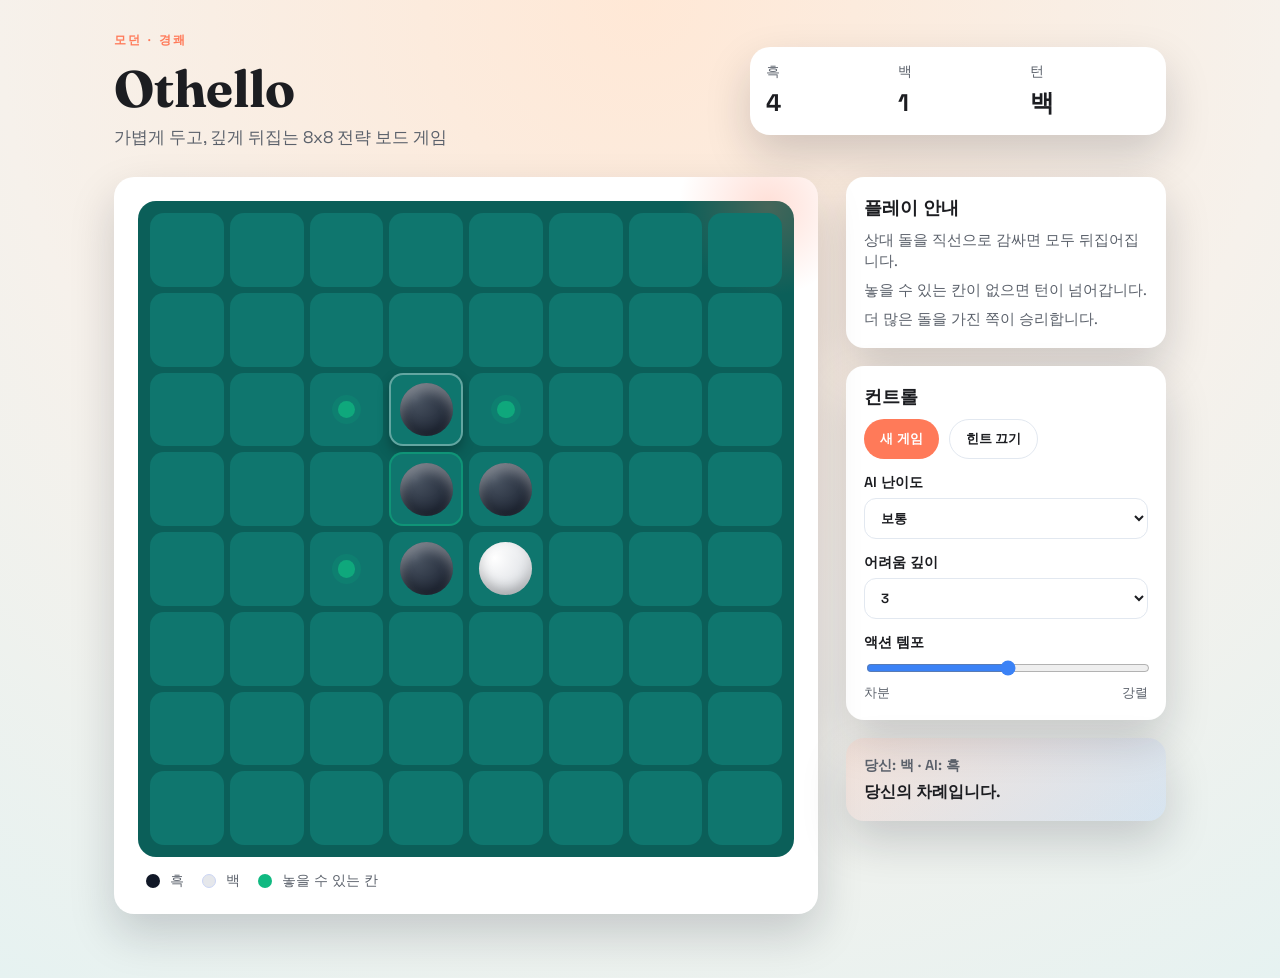
<file: index.html>
<!doctype html>
<html lang="ko">
  <head>
    <meta charset="utf-8" />
    <meta name="viewport" content="width=device-width, initial-scale=1" />
    <title>Othello</title>
    <link rel="preconnect" href="https://fonts.googleapis.com" />
    <link rel="preconnect" href="https://fonts.gstatic.com" crossorigin />
    <link
      href="https://fonts.googleapis.com/css2?family=Space+Grotesk:wght@400;500;600;700&family=Fraunces:wght@600;700&display=swap"
      rel="stylesheet"
    />
    <link rel="stylesheet" href="styles.css" />
  </head>
  <body>
    <div class="page">
      <header class="hero">
        <div>
          <p class="eyebrow">모던 · 경쾌</p>
          <h1>Othello</h1>
          <p class="subtitle">가볍게 두고, 깊게 뒤집는 8x8 전략 보드 게임</p>
        </div>
        <div class="stats" id="stats">
          <div class="stat">
            <span class="label">흑</span>
            <span class="value" id="black-count">2</span>
          </div>
          <div class="stat">
            <span class="label">백</span>
            <span class="value" id="white-count">2</span>
          </div>
          <div class="stat">
            <span class="label">턴</span>
            <span class="value" id="turn-indicator">흑</span>
          </div>
        </div>
      </header>

      <main class="game">
        <section class="board-wrap">
          <div class="board" id="board" aria-label="Othello board" role="grid"></div>
          <div class="thinking" aria-hidden="true">
            <div class="bubble">
              <span class="dot"></span>
              <span class="dot"></span>
              <span class="dot"></span>
            </div>
          </div>
          <div class="legend">
            <span class="dot black"></span> 흑
            <span class="dot white"></span> 백
            <span class="dot hint"></span> 놓을 수 있는 칸
          </div>
        </section>

        <aside class="panel">
          <div class="panel-card">
            <h2>플레이 안내</h2>
            <ul class="help">
              <li>상대 돌을 직선으로 감싸면 모두 뒤집어집니다.</li>
              <li>놓을 수 있는 칸이 없으면 턴이 넘어갑니다.</li>
              <li>더 많은 돌을 가진 쪽이 승리합니다.</li>
            </ul>
          </div>

          <div class="panel-card">
            <h2>컨트롤</h2>
            <div class="controls">
              <button id="restart">새 게임</button>
              <button id="toggle-hints" class="ghost">힌트 끄기</button>
            </div>
            <div class="selector">
              <label for="difficulty">AI 난이도</label>
              <select id="difficulty">
                <option value="easy">쉬움</option>
                <option value="medium" selected>보통</option>
                <option value="hard">어려움</option>
              </select>
            </div>
            <div class="selector">
              <label for="depth">어려움 깊이</label>
              <select id="depth">
                <option value="2">2</option>
                <option value="3" selected>3</option>
                <option value="4">4</option>
              </select>
            </div>
            <div class="selector">
              <label for="tempo">액션 템포</label>
              <input id="tempo" type="range" min="0.6" max="1.4" step="0.05" value="1" />
              <div class="range-meta">
                <span>차분</span>
                <span>강렬</span>
              </div>
            </div>
          </div>

          <div class="panel-card status">
            <div class="match" id="match">당신: 흑 · AI: 백</div>
            <div id="status">흑의 차례입니다.</div>
          </div>
        </aside>
      </main>
    </div>

    <script src="app.js"></script>
  </body>
</html>
</file>
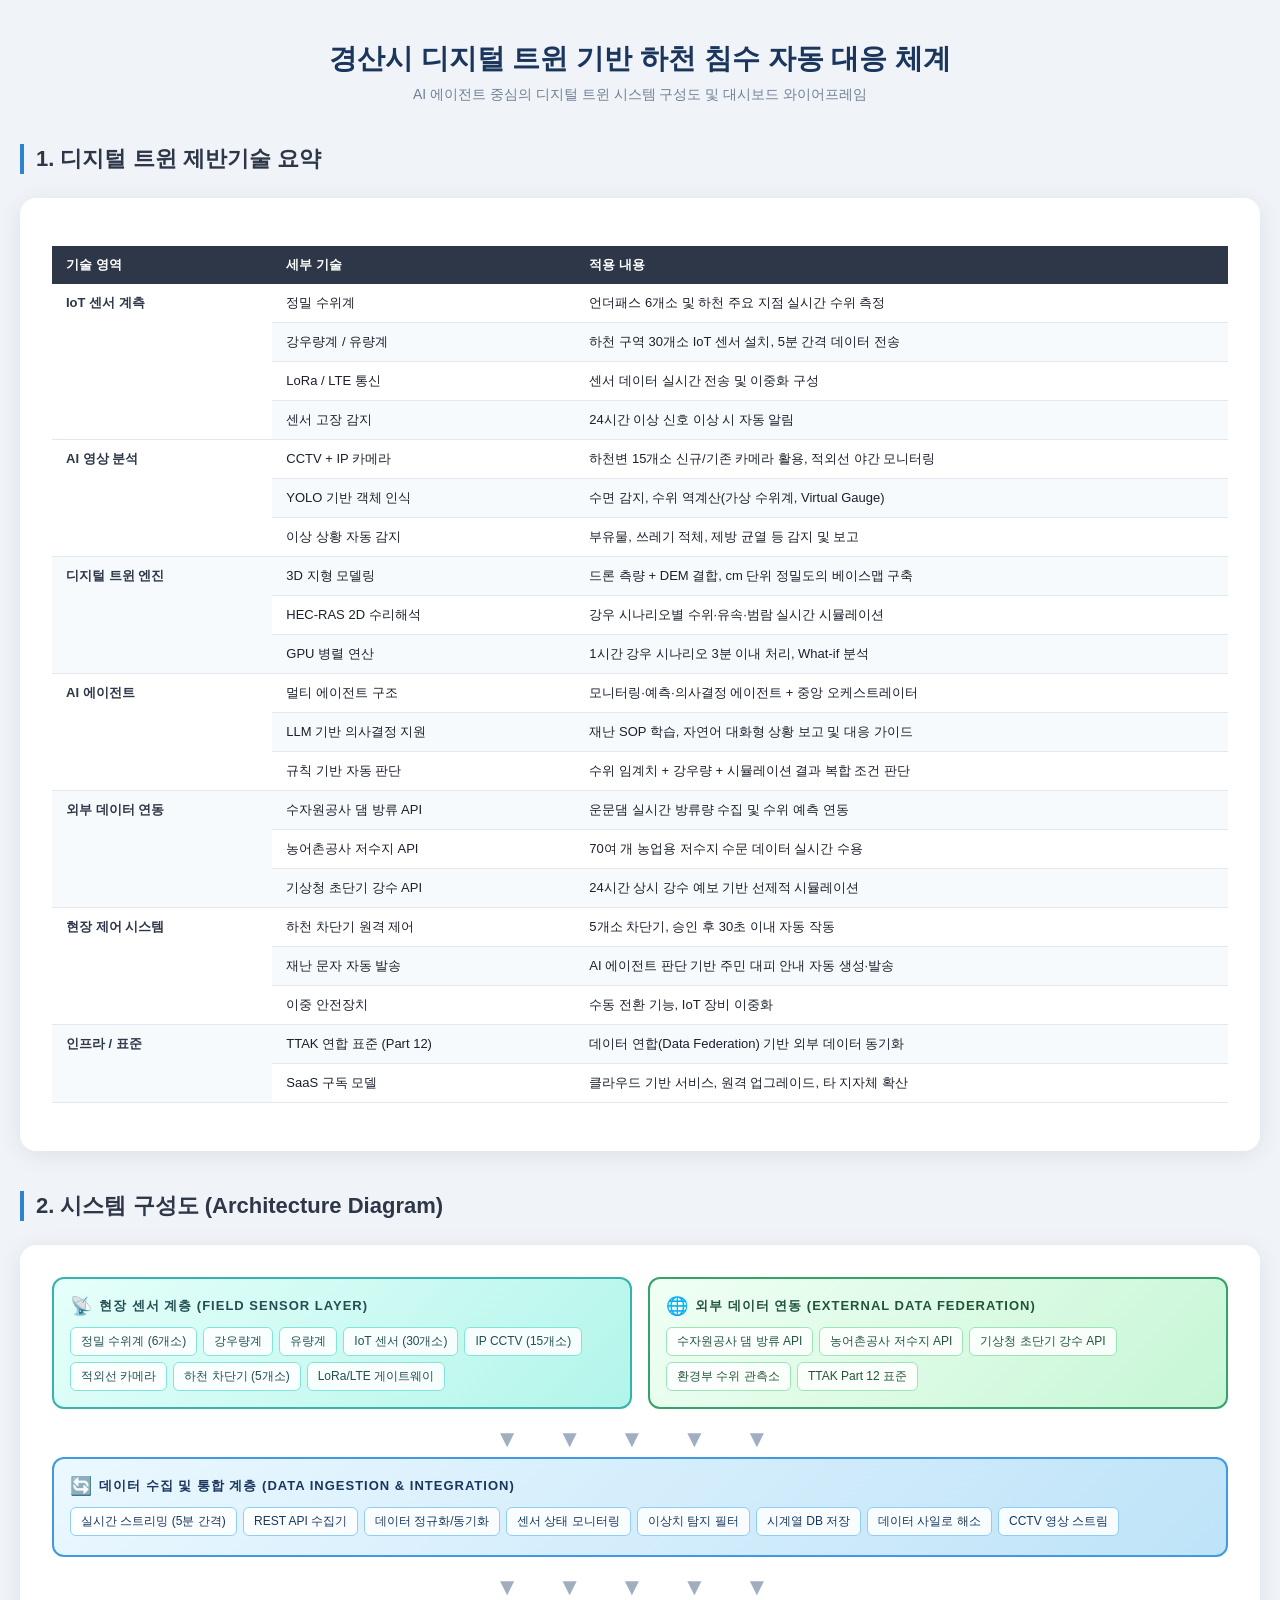
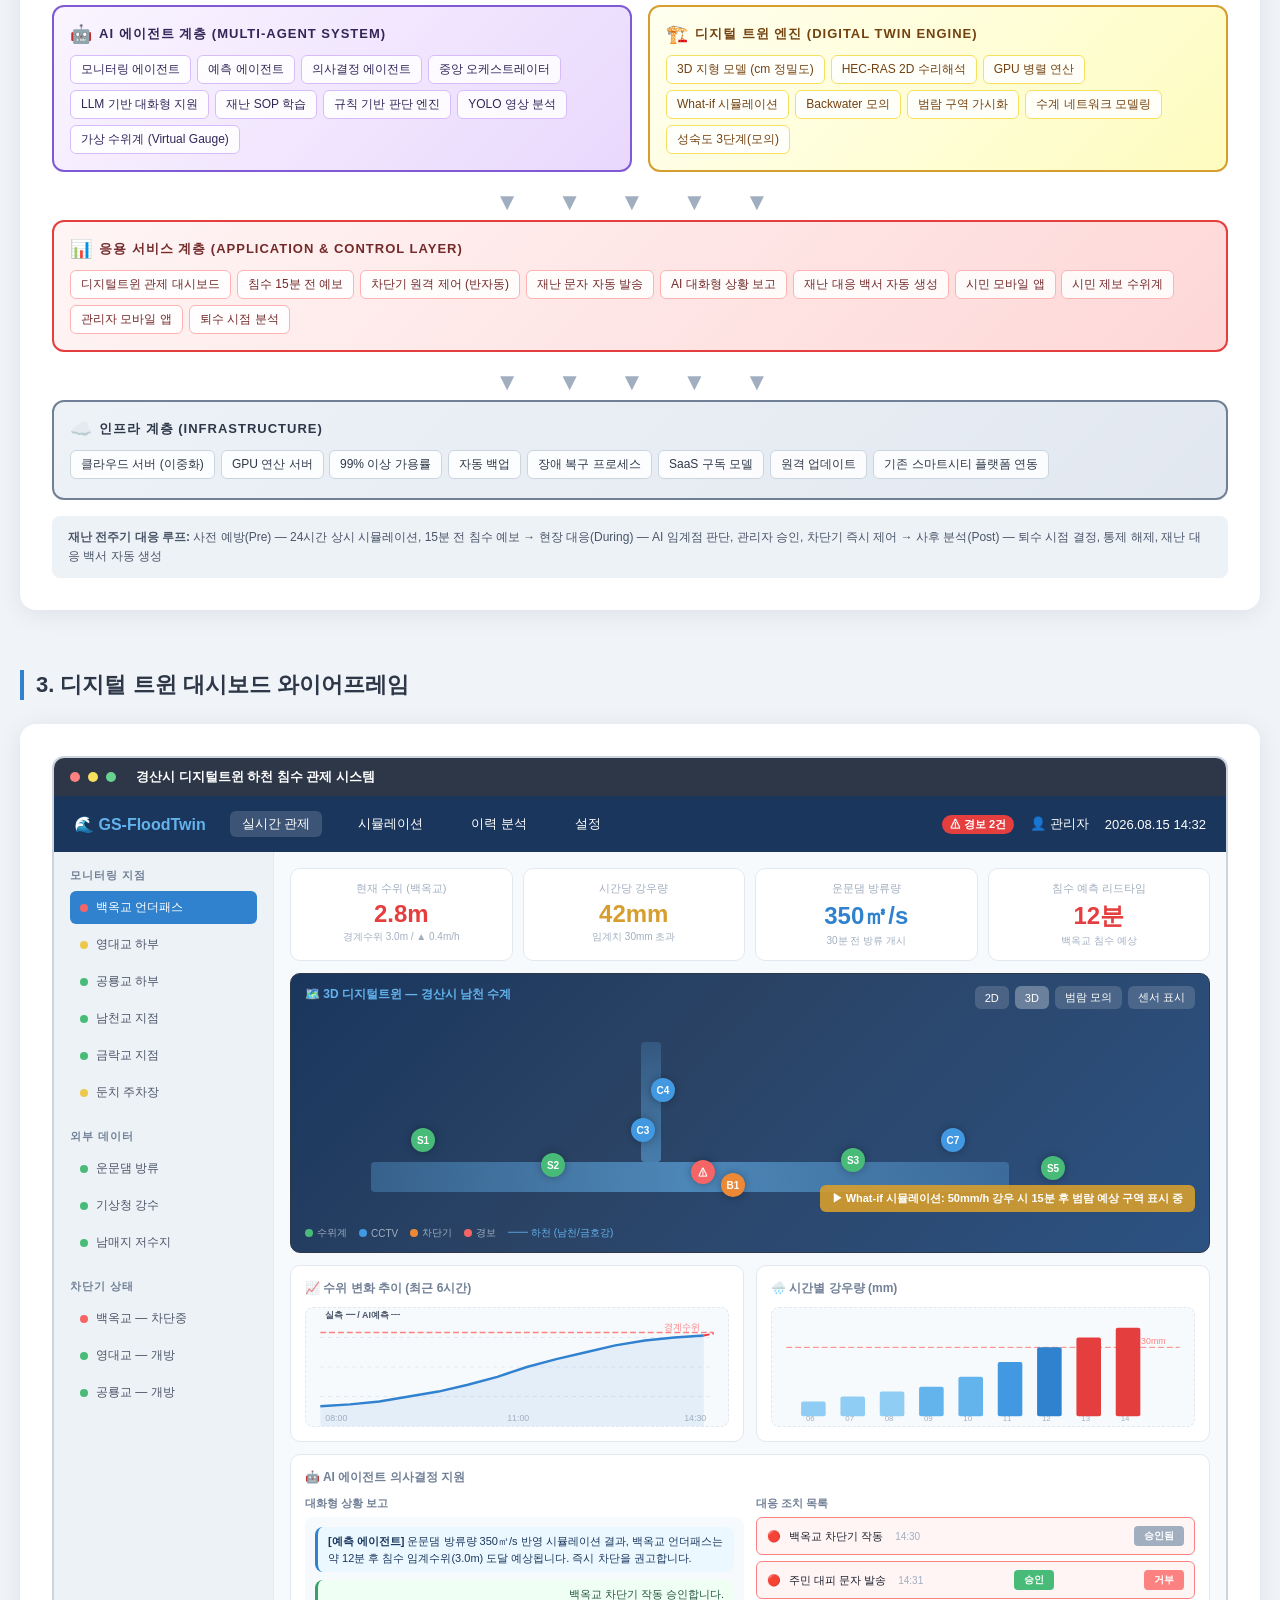
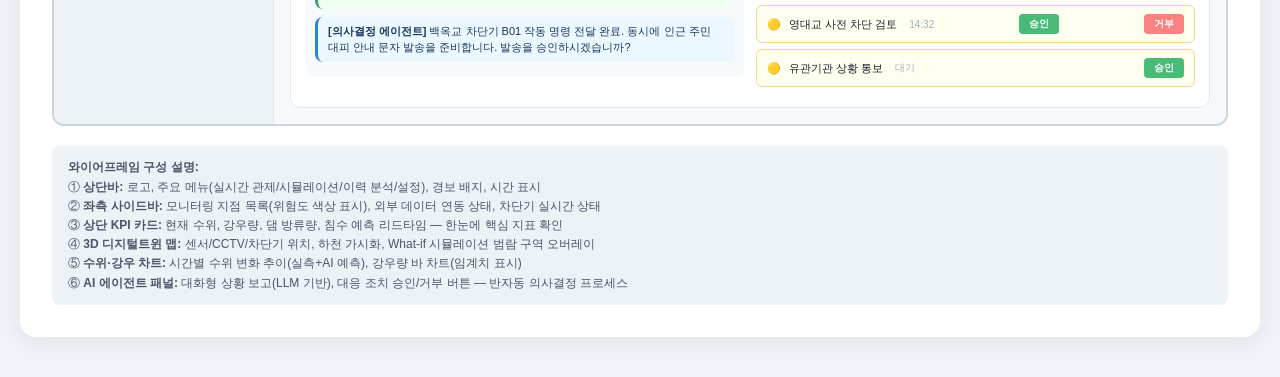
<file: digital_twin_architecture.html>
<!DOCTYPE html>
<html lang="ko">
<head>
<meta charset="UTF-8">
<meta name="viewport" content="width=device-width, initial-scale=1.0">
<title>디지털 트윈 시스템 구성도 및 대시보드 와이어프레임</title>
<style>
  * { margin: 0; padding: 0; box-sizing: border-box; }
  body { font-family: 'Segoe UI', 'Malgun Gothic', sans-serif; background: #f0f4f8; color: #1a202c; }

  .page { width: 1400px; margin: 0 auto; padding: 40px 20px; }

  h1 { text-align: center; font-size: 28px; color: #1a365d; margin-bottom: 8px; }
  .subtitle { text-align: center; font-size: 14px; color: #718096; margin-bottom: 40px; }

  .section-title {
    font-size: 22px; font-weight: 700; color: #2d3748;
    border-left: 4px solid #3182ce; padding-left: 12px; margin: 40px 0 24px;
  }

  /* ========== Architecture Diagram ========== */
  .arch-container {
    background: #fff; border-radius: 16px; padding: 32px;
    box-shadow: 0 4px 24px rgba(0,0,0,0.08); position: relative;
  }

  .arch-row { display: flex; gap: 16px; margin-bottom: 16px; align-items: stretch; }
  .arch-row.center { justify-content: center; }

  .layer {
    border-radius: 12px; padding: 16px; flex: 1; min-height: 100px;
  }
  .layer-label {
    font-size: 13px; font-weight: 700; letter-spacing: 1px; text-transform: uppercase;
    margin-bottom: 10px; display: flex; align-items: center; gap: 6px;
  }
  .layer-label .icon { font-size: 18px; }

  .tech-tags { display: flex; flex-wrap: wrap; gap: 6px; }
  .tech-tag {
    background: rgba(255,255,255,0.85); border-radius: 6px; padding: 5px 10px;
    font-size: 12px; font-weight: 500; border: 1px solid rgba(255,255,255,0.5);
    backdrop-filter: blur(4px);
  }

  /* Layer colors */
  .layer-iot { background: linear-gradient(135deg, #e6fffa, #b2f5ea); border: 2px solid #38b2ac; }
  .layer-iot .layer-label { color: #234e52; }
  .layer-iot .tech-tag { color: #234e52; border-color: #81e6d9; }

  .layer-data { background: linear-gradient(135deg, #ebf8ff, #bee3f8); border: 2px solid #4299e1; }
  .layer-data .layer-label { color: #1a365d; }
  .layer-data .tech-tag { color: #1a365d; border-color: #90cdf4; }

  .layer-ai { background: linear-gradient(135deg, #faf5ff, #e9d8fd); border: 2px solid #805ad5; }
  .layer-ai .layer-label { color: #322659; }
  .layer-ai .tech-tag { color: #322659; border-color: #d6bcfa; }

  .layer-twin { background: linear-gradient(135deg, #fffff0, #fefcbf); border: 2px solid #d69e2e; }
  .layer-twin .layer-label { color: #744210; }
  .layer-twin .tech-tag { color: #744210; border-color: #f6e05e; }

  .layer-app { background: linear-gradient(135deg, #fff5f5, #fed7d7); border: 2px solid #e53e3e; }
  .layer-app .layer-label { color: #742a2a; }
  .layer-app .tech-tag { color: #742a2a; border-color: #feb2b2; }

  .layer-ext { background: linear-gradient(135deg, #f0fff4, #c6f6d5); border: 2px solid #38a169; }
  .layer-ext .layer-label { color: #22543d; }
  .layer-ext .tech-tag { color: #22543d; border-color: #9ae6b4; }

  .layer-infra { background: linear-gradient(135deg, #edf2f7, #e2e8f0); border: 2px solid #718096; }
  .layer-infra .layer-label { color: #2d3748; }
  .layer-infra .tech-tag { color: #2d3748; border-color: #cbd5e0; }

  .flow-arrow {
    text-align: center; font-size: 24px; color: #a0aec0; margin: 4px 0;
    letter-spacing: 16px;
  }

  .arch-note {
    margin-top: 16px; padding: 12px 16px; background: #edf2f7; border-radius: 8px;
    font-size: 12px; color: #4a5568; line-height: 1.6;
  }

  /* ========== Wireframe ========== */
  .wireframe-container {
    background: #fff; border-radius: 16px; padding: 32px;
    box-shadow: 0 4px 24px rgba(0,0,0,0.08);
  }

  .wf-browser {
    border: 2px solid #cbd5e0; border-radius: 12px; overflow: hidden;
    background: #f7fafc;
  }
  .wf-titlebar {
    background: #2d3748; color: #fff; padding: 10px 16px; display: flex;
    align-items: center; gap: 8px; font-size: 13px;
  }
  .wf-dot { width: 10px; height: 10px; border-radius: 50%; }
  .wf-dot.r { background: #fc8181; }
  .wf-dot.y { background: #f6e05e; }
  .wf-dot.g { background: #68d391; }
  .wf-titlebar-text { margin-left: 12px; font-weight: 600; }

  .wf-body { display: grid; grid-template-columns: 220px 1fr; grid-template-rows: 56px 1fr; min-height: 700px; }

  /* Top bar */
  .wf-topbar {
    grid-column: 1 / -1; background: #1a365d; color: #fff;
    display: flex; align-items: center; padding: 0 20px; gap: 24px;
    font-size: 13px;
  }
  .wf-logo { font-weight: 800; font-size: 16px; color: #63b3ed; }
  .wf-nav-item { padding: 4px 12px; border-radius: 6px; cursor: pointer; }
  .wf-nav-item.active { background: rgba(255,255,255,0.15); }
  .wf-topbar-right { margin-left: auto; display: flex; align-items: center; gap: 16px; }
  .wf-alert-badge {
    background: #e53e3e; color: #fff; font-size: 11px; border-radius: 10px;
    padding: 2px 8px; font-weight: 700; animation: pulse 2s infinite;
  }
  @keyframes pulse { 0%, 100% { opacity: 1; } 50% { opacity: 0.6; } }

  /* Sidebar */
  .wf-sidebar {
    background: #edf2f7; border-right: 1px solid #e2e8f0; padding: 16px;
    font-size: 12px;
  }
  .wf-sidebar-section { margin-bottom: 20px; }
  .wf-sidebar-title { font-weight: 700; font-size: 11px; color: #718096; text-transform: uppercase; letter-spacing: 1px; margin-bottom: 8px; }
  .wf-sidebar-item {
    padding: 8px 10px; border-radius: 6px; margin-bottom: 4px; cursor: pointer;
    display: flex; align-items: center; gap: 8px; color: #4a5568;
  }
  .wf-sidebar-item:hover { background: #e2e8f0; }
  .wf-sidebar-item.active { background: #3182ce; color: #fff; }
  .wf-status-dot { width: 8px; height: 8px; border-radius: 50%; }
  .wf-status-dot.green { background: #48bb78; }
  .wf-status-dot.yellow { background: #ecc94b; }
  .wf-status-dot.red { background: #f56565; }

  /* Main content */
  .wf-main { padding: 16px; display: grid; grid-template-columns: 1fr 1fr; grid-template-rows: auto auto 1fr; gap: 12px; }

  .wf-card {
    background: #fff; border: 1px solid #e2e8f0; border-radius: 10px; padding: 14px;
  }
  .wf-card-title {
    font-size: 12px; font-weight: 700; color: #718096; margin-bottom: 10px;
    display: flex; align-items: center; gap: 6px;
  }

  /* Status cards row */
  .wf-status-row { grid-column: 1 / -1; display: grid; grid-template-columns: repeat(4, 1fr); gap: 10px; }
  .wf-stat-card {
    background: #fff; border: 1px solid #e2e8f0; border-radius: 10px; padding: 12px;
    text-align: center;
  }
  .wf-stat-label { font-size: 11px; color: #a0aec0; margin-bottom: 4px; }
  .wf-stat-value { font-size: 24px; font-weight: 800; }
  .wf-stat-value.safe { color: #38a169; }
  .wf-stat-value.warn { color: #d69e2e; }
  .wf-stat-value.danger { color: #e53e3e; }
  .wf-stat-value.info { color: #3182ce; }
  .wf-stat-sub { font-size: 10px; color: #a0aec0; margin-top: 2px; }

  /* 3D Map placeholder */
  .wf-map {
    grid-column: 1 / -1; background: linear-gradient(135deg, #1a365d 0%, #2a4365 40%, #2c5282 100%);
    border-radius: 10px; min-height: 280px; position: relative; overflow: hidden;
    border: 1px solid #2d3748;
  }
  .wf-map-label {
    position: absolute; top: 12px; left: 14px; color: #63b3ed; font-size: 12px; font-weight: 700;
    display: flex; align-items: center; gap: 6px;
  }
  .wf-map-controls {
    position: absolute; top: 12px; right: 14px; display: flex; gap: 6px;
  }
  .wf-map-btn {
    background: rgba(255,255,255,0.15); color: #fff; border: none; border-radius: 6px;
    padding: 4px 10px; font-size: 11px; cursor: pointer;
  }

  /* River visualization */
  .river { position: absolute; }
  .river-main {
    bottom: 60px; left: 80px; right: 200px; height: 30px;
    background: linear-gradient(90deg, rgba(99,179,237,0.3), rgba(99,179,237,0.6), rgba(99,179,237,0.3));
    border-radius: 4px;
  }
  .river-branch {
    bottom: 90px; left: 350px; width: 20px; height: 120px;
    background: linear-gradient(180deg, rgba(99,179,237,0.2), rgba(99,179,237,0.5));
    border-radius: 4px;
  }

  /* Sensor markers */
  .wf-marker {
    position: absolute; width: 24px; height: 24px; border-radius: 50%;
    display: flex; align-items: center; justify-content: center;
    font-size: 10px; color: #fff; font-weight: 700; cursor: pointer;
    box-shadow: 0 0 8px rgba(0,0,0,0.3);
  }
  .wf-marker.sensor { background: #48bb78; }
  .wf-marker.cctv { background: #4299e1; }
  .wf-marker.barrier { background: #ed8936; }
  .wf-marker.alert { background: #f56565; animation: pulse 1.5s infinite; }

  .wf-map-legend {
    position: absolute; bottom: 12px; left: 14px;
    display: flex; gap: 12px; font-size: 10px; color: #a0aec0;
  }
  .wf-legend-item { display: flex; align-items: center; gap: 4px; }
  .wf-legend-dot { width: 8px; height: 8px; border-radius: 50%; }

  /* Chart placeholders */
  .wf-chart-area {
    height: 120px; background: #f7fafc; border-radius: 8px; position: relative;
    overflow: hidden; border: 1px dashed #e2e8f0;
  }
  .wf-chart-line {
    position: absolute; bottom: 0; left: 0; right: 0;
    height: 100%; display: flex; align-items: flex-end;
  }
  .wf-bar {
    flex: 1; margin: 0 1px; border-radius: 2px 2px 0 0; transition: height 0.3s;
  }
  .wf-line-chart {
    position: absolute; bottom: 0; left: 0; right: 0; top: 0;
  }

  /* AI Agent panel */
  .wf-agent-panel { grid-column: 1 / -1; }
  .wf-agent-body { display: grid; grid-template-columns: 1fr 1fr; gap: 12px; }
  .wf-chat-area {
    background: #f7fafc; border-radius: 8px; padding: 10px; font-size: 11px;
    max-height: 160px; overflow-y: auto;
  }
  .wf-chat-msg {
    margin-bottom: 8px; padding: 6px 10px; border-radius: 8px; line-height: 1.5;
  }
  .wf-chat-msg.ai { background: #ebf8ff; color: #1a365d; border-left: 3px solid #3182ce; }
  .wf-chat-msg.user { background: #f0fff4; color: #22543d; border-left: 3px solid #38a169; text-align: right; }
  .wf-action-list { font-size: 11px; }
  .wf-action-item {
    padding: 8px 10px; border-radius: 6px; margin-bottom: 6px;
    display: flex; align-items: center; gap: 8px; border: 1px solid #e2e8f0;
  }
  .wf-action-item.urgent { border-color: #fc8181; background: #fff5f5; }
  .wf-action-item.pending { border-color: #fbd38d; background: #fffff0; }
  .wf-action-btn {
    margin-left: auto; padding: 3px 10px; border-radius: 4px; border: none;
    font-size: 10px; font-weight: 700; cursor: pointer;
  }
  .wf-action-btn.approve { background: #48bb78; color: #fff; }
  .wf-action-btn.reject { background: #fc8181; color: #fff; }

  /* Page break for print */
  .page-break { page-break-before: always; margin-top: 60px; }

  /* Responsive */
  @media (max-width: 1440px) { .page { width: 100%; } }

  /* Tech summary table */
  .tech-table { width: 100%; border-collapse: collapse; margin: 16px 0; font-size: 13px; }
  .tech-table th { background: #2d3748; color: #fff; padding: 10px 14px; text-align: left; font-weight: 600; }
  .tech-table td { padding: 10px 14px; border-bottom: 1px solid #e2e8f0; }
  .tech-table tr:nth-child(even) td { background: #f7fafc; }
  .tech-table .cat { font-weight: 700; color: #2d3748; white-space: nowrap; vertical-align: top; }
</style>
</head>
<body>

<div class="page">
  <h1>경산시 디지털 트윈 기반 하천 침수 자동 대응 체계</h1>
  <p class="subtitle">AI 에이전트 중심의 디지털 트윈 시스템 구성도 및 대시보드 와이어프레임</p>

  <!-- ==================== SECTION 1: 제반기술 요약 ==================== -->
  <div class="section-title">1. 디지털 트윈 제반기술 요약</div>

  <div class="arch-container">
    <table class="tech-table">
      <thead>
        <tr><th>기술 영역</th><th>세부 기술</th><th>적용 내용</th></tr>
      </thead>
      <tbody>
        <tr><td class="cat" rowspan="4">IoT 센서 계측</td><td>정밀 수위계</td><td>언더패스 6개소 및 하천 주요 지점 실시간 수위 측정</td></tr>
        <tr><td>강우량계 / 유량계</td><td>하천 구역 30개소 IoT 센서 설치, 5분 간격 데이터 전송</td></tr>
        <tr><td>LoRa / LTE 통신</td><td>센서 데이터 실시간 전송 및 이중화 구성</td></tr>
        <tr><td>센서 고장 감지</td><td>24시간 이상 신호 이상 시 자동 알림</td></tr>

        <tr><td class="cat" rowspan="3">AI 영상 분석</td><td>CCTV + IP 카메라</td><td>하천변 15개소 신규/기존 카메라 활용, 적외선 야간 모니터링</td></tr>
        <tr><td>YOLO 기반 객체 인식</td><td>수면 감지, 수위 역계산(가상 수위계, Virtual Gauge)</td></tr>
        <tr><td>이상 상황 자동 감지</td><td>부유물, 쓰레기 적체, 제방 균열 등 감지 및 보고</td></tr>

        <tr><td class="cat" rowspan="3">디지털 트윈 엔진</td><td>3D 지형 모델링</td><td>드론 측량 + DEM 결합, cm 단위 정밀도의 베이스맵 구축</td></tr>
        <tr><td>HEC-RAS 2D 수리해석</td><td>강우 시나리오별 수위·유속·범람 실시간 시뮬레이션</td></tr>
        <tr><td>GPU 병렬 연산</td><td>1시간 강우 시나리오 3분 이내 처리, What-if 분석</td></tr>

        <tr><td class="cat" rowspan="3">AI 에이전트</td><td>멀티 에이전트 구조</td><td>모니터링·예측·의사결정 에이전트 + 중앙 오케스트레이터</td></tr>
        <tr><td>LLM 기반 의사결정 지원</td><td>재난 SOP 학습, 자연어 대화형 상황 보고 및 대응 가이드</td></tr>
        <tr><td>규칙 기반 자동 판단</td><td>수위 임계치 + 강우량 + 시뮬레이션 결과 복합 조건 판단</td></tr>

        <tr><td class="cat" rowspan="3">외부 데이터 연동</td><td>수자원공사 댐 방류 API</td><td>운문댐 실시간 방류량 수집 및 수위 예측 연동</td></tr>
        <tr><td>농어촌공사 저수지 API</td><td>70여 개 농업용 저수지 수문 데이터 실시간 수용</td></tr>
        <tr><td>기상청 초단기 강수 API</td><td>24시간 상시 강수 예보 기반 선제적 시뮬레이션</td></tr>

        <tr><td class="cat" rowspan="3">현장 제어 시스템</td><td>하천 차단기 원격 제어</td><td>5개소 차단기, 승인 후 30초 이내 자동 작동</td></tr>
        <tr><td>재난 문자 자동 발송</td><td>AI 에이전트 판단 기반 주민 대피 안내 자동 생성·발송</td></tr>
        <tr><td>이중 안전장치</td><td>수동 전환 기능, IoT 장비 이중화</td></tr>

        <tr><td class="cat" rowspan="2">인프라 / 표준</td><td>TTAK 연합 표준 (Part 12)</td><td>데이터 연합(Data Federation) 기반 외부 데이터 동기화</td></tr>
        <tr><td>SaaS 구독 모델</td><td>클라우드 기반 서비스, 원격 업그레이드, 타 지자체 확산</td></tr>
      </tbody>
    </table>
  </div>

  <!-- ==================== SECTION 2: 시스템 구성도 ==================== -->
  <div class="section-title">2. 시스템 구성도 (Architecture Diagram)</div>

  <div class="arch-container">

    <!-- Layer 1: 현장 IoT / 센서 계층 -->
    <div class="arch-row">
      <div class="layer layer-iot">
        <div class="layer-label"><span class="icon">📡</span> 현장 센서 계층 (Field Sensor Layer)</div>
        <div class="tech-tags">
          <span class="tech-tag">정밀 수위계 (6개소)</span>
          <span class="tech-tag">강우량계</span>
          <span class="tech-tag">유량계</span>
          <span class="tech-tag">IoT 센서 (30개소)</span>
          <span class="tech-tag">IP CCTV (15개소)</span>
          <span class="tech-tag">적외선 카메라</span>
          <span class="tech-tag">하천 차단기 (5개소)</span>
          <span class="tech-tag">LoRa/LTE 게이트웨이</span>
        </div>
      </div>
      <div class="layer layer-ext">
        <div class="layer-label"><span class="icon">🌐</span> 외부 데이터 연동 (External Data Federation)</div>
        <div class="tech-tags">
          <span class="tech-tag">수자원공사 댐 방류 API</span>
          <span class="tech-tag">농어촌공사 저수지 API</span>
          <span class="tech-tag">기상청 초단기 강수 API</span>
          <span class="tech-tag">환경부 수위 관측소</span>
          <span class="tech-tag">TTAK Part 12 표준</span>
        </div>
      </div>
    </div>

    <div class="flow-arrow">▼ ▼ ▼ ▼ ▼</div>

    <!-- Layer 2: 데이터 수집/통합 -->
    <div class="arch-row">
      <div class="layer layer-data" style="flex:1">
        <div class="layer-label"><span class="icon">🔄</span> 데이터 수집 및 통합 계층 (Data Ingestion & Integration)</div>
        <div class="tech-tags">
          <span class="tech-tag">실시간 스트리밍 (5분 간격)</span>
          <span class="tech-tag">REST API 수집기</span>
          <span class="tech-tag">데이터 정규화/동기화</span>
          <span class="tech-tag">센서 상태 모니터링</span>
          <span class="tech-tag">이상치 탐지 필터</span>
          <span class="tech-tag">시계열 DB 저장</span>
          <span class="tech-tag">데이터 사일로 해소</span>
          <span class="tech-tag">CCTV 영상 스트림</span>
        </div>
      </div>
    </div>

    <div class="flow-arrow">▼ ▼ ▼ ▼ ▼</div>

    <!-- Layer 3: AI + 디지털트윈 엔진 -->
    <div class="arch-row">
      <div class="layer layer-ai">
        <div class="layer-label"><span class="icon">🤖</span> AI 에이전트 계층 (Multi-Agent System)</div>
        <div class="tech-tags">
          <span class="tech-tag">모니터링 에이전트</span>
          <span class="tech-tag">예측 에이전트</span>
          <span class="tech-tag">의사결정 에이전트</span>
          <span class="tech-tag">중앙 오케스트레이터</span>
          <span class="tech-tag">LLM 기반 대화형 지원</span>
          <span class="tech-tag">재난 SOP 학습</span>
          <span class="tech-tag">규칙 기반 판단 엔진</span>
          <span class="tech-tag">YOLO 영상 분석</span>
          <span class="tech-tag">가상 수위계 (Virtual Gauge)</span>
        </div>
      </div>
      <div class="layer layer-twin">
        <div class="layer-label"><span class="icon">🏗️</span> 디지털 트윈 엔진 (Digital Twin Engine)</div>
        <div class="tech-tags">
          <span class="tech-tag">3D 지형 모델 (cm 정밀도)</span>
          <span class="tech-tag">HEC-RAS 2D 수리해석</span>
          <span class="tech-tag">GPU 병렬 연산</span>
          <span class="tech-tag">What-if 시뮬레이션</span>
          <span class="tech-tag">Backwater 모의</span>
          <span class="tech-tag">범람 구역 가시화</span>
          <span class="tech-tag">수계 네트워크 모델링</span>
          <span class="tech-tag">성숙도 3단계(모의)</span>
        </div>
      </div>
    </div>

    <div class="flow-arrow">▼ ▼ ▼ ▼ ▼</div>

    <!-- Layer 4: 응용 서비스 -->
    <div class="arch-row">
      <div class="layer layer-app" style="flex:1">
        <div class="layer-label"><span class="icon">📊</span> 응용 서비스 계층 (Application & Control Layer)</div>
        <div class="tech-tags">
          <span class="tech-tag">디지털트윈 관제 대시보드</span>
          <span class="tech-tag">침수 15분 전 예보</span>
          <span class="tech-tag">차단기 원격 제어 (반자동)</span>
          <span class="tech-tag">재난 문자 자동 발송</span>
          <span class="tech-tag">AI 대화형 상황 보고</span>
          <span class="tech-tag">재난 대응 백서 자동 생성</span>
          <span class="tech-tag">시민 모바일 앱</span>
          <span class="tech-tag">시민 제보 수위계</span>
          <span class="tech-tag">관리자 모바일 앱</span>
          <span class="tech-tag">퇴수 시점 분석</span>
        </div>
      </div>
    </div>

    <div class="flow-arrow">▼ ▼ ▼ ▼ ▼</div>

    <!-- Layer 5: 인프라 -->
    <div class="arch-row">
      <div class="layer layer-infra" style="flex:1">
        <div class="layer-label"><span class="icon">☁️</span> 인프라 계층 (Infrastructure)</div>
        <div class="tech-tags">
          <span class="tech-tag">클라우드 서버 (이중화)</span>
          <span class="tech-tag">GPU 연산 서버</span>
          <span class="tech-tag">99% 이상 가용률</span>
          <span class="tech-tag">자동 백업</span>
          <span class="tech-tag">장애 복구 프로세스</span>
          <span class="tech-tag">SaaS 구독 모델</span>
          <span class="tech-tag">원격 업데이트</span>
          <span class="tech-tag">기존 스마트시티 플랫폼 연동</span>
        </div>
      </div>
    </div>

    <div class="arch-note">
      <strong>재난 전주기 대응 루프:</strong>
      사전 예방(Pre) — 24시간 상시 시뮬레이션, 15분 전 침수 예보 →
      현장 대응(During) — AI 임계점 판단, 관리자 승인, 차단기 즉시 제어 →
      사후 분석(Post) — 퇴수 시점 결정, 통제 해제, 재난 대응 백서 자동 생성
    </div>
  </div>

  <!-- ==================== SECTION 3: 와이어프레임 ==================== -->
  <div class="page-break"></div>
  <div class="section-title">3. 디지털 트윈 대시보드 와이어프레임</div>

  <div class="wireframe-container">
    <div class="wf-browser">

      <!-- Title bar -->
      <div class="wf-titlebar">
        <span class="wf-dot r"></span>
        <span class="wf-dot y"></span>
        <span class="wf-dot g"></span>
        <span class="wf-titlebar-text">경산시 디지털트윈 하천 침수 관제 시스템</span>
      </div>

      <div class="wf-body">

        <!-- Top navigation bar -->
        <div class="wf-topbar">
          <span class="wf-logo">🌊 GS-FloodTwin</span>
          <span class="wf-nav-item active">실시간 관제</span>
          <span class="wf-nav-item">시뮬레이션</span>
          <span class="wf-nav-item">이력 분석</span>
          <span class="wf-nav-item">설정</span>
          <div class="wf-topbar-right">
            <span class="wf-alert-badge">⚠ 경보 2건</span>
            <span>👤 관리자</span>
            <span>2026.08.15 14:32</span>
          </div>
        </div>

        <!-- Sidebar -->
        <div class="wf-sidebar">
          <div class="wf-sidebar-section">
            <div class="wf-sidebar-title">모니터링 지점</div>
            <div class="wf-sidebar-item active">
              <span class="wf-status-dot red"></span> 백옥교 언더패스
            </div>
            <div class="wf-sidebar-item">
              <span class="wf-status-dot yellow"></span> 영대교 하부
            </div>
            <div class="wf-sidebar-item">
              <span class="wf-status-dot green"></span> 공룡교 하부
            </div>
            <div class="wf-sidebar-item">
              <span class="wf-status-dot green"></span> 남천교 지점
            </div>
            <div class="wf-sidebar-item">
              <span class="wf-status-dot green"></span> 금락교 지점
            </div>
            <div class="wf-sidebar-item">
              <span class="wf-status-dot yellow"></span> 둔치 주차장
            </div>
          </div>
          <div class="wf-sidebar-section">
            <div class="wf-sidebar-title">외부 데이터</div>
            <div class="wf-sidebar-item">
              <span class="wf-status-dot green"></span> 운문댐 방류
            </div>
            <div class="wf-sidebar-item">
              <span class="wf-status-dot green"></span> 기상청 강수
            </div>
            <div class="wf-sidebar-item">
              <span class="wf-status-dot green"></span> 남매지 저수지
            </div>
          </div>
          <div class="wf-sidebar-section">
            <div class="wf-sidebar-title">차단기 상태</div>
            <div class="wf-sidebar-item">
              <span class="wf-status-dot red"></span> 백옥교 — 차단중
            </div>
            <div class="wf-sidebar-item">
              <span class="wf-status-dot green"></span> 영대교 — 개방
            </div>
            <div class="wf-sidebar-item">
              <span class="wf-status-dot green"></span> 공룡교 — 개방
            </div>
          </div>
        </div>

        <!-- Main content area -->
        <div class="wf-main">

          <!-- Status cards row -->
          <div class="wf-status-row">
            <div class="wf-stat-card">
              <div class="wf-stat-label">현재 수위 (백옥교)</div>
              <div class="wf-stat-value danger">2.8m</div>
              <div class="wf-stat-sub">경계수위 3.0m / ▲ 0.4m/h</div>
            </div>
            <div class="wf-stat-card">
              <div class="wf-stat-label">시간당 강우량</div>
              <div class="wf-stat-value warn">42mm</div>
              <div class="wf-stat-sub">임계치 30mm 초과</div>
            </div>
            <div class="wf-stat-card">
              <div class="wf-stat-label">운문댐 방류량</div>
              <div class="wf-stat-value info">350㎥/s</div>
              <div class="wf-stat-sub">30분 전 방류 개시</div>
            </div>
            <div class="wf-stat-card">
              <div class="wf-stat-label">침수 예측 리드타임</div>
              <div class="wf-stat-value danger">12분</div>
              <div class="wf-stat-sub">백옥교 침수 예상</div>
            </div>
          </div>

          <!-- 3D Map area -->
          <div class="wf-map">
            <div class="wf-map-label">🗺️ 3D 디지털트윈 — 경산시 남천 수계</div>
            <div class="wf-map-controls">
              <button class="wf-map-btn">2D</button>
              <button class="wf-map-btn" style="background:rgba(255,255,255,0.3)">3D</button>
              <button class="wf-map-btn">범람 모의</button>
              <button class="wf-map-btn">센서 표시</button>
            </div>

            <!-- Simplified river visualization -->
            <div class="river river-main"></div>
            <div class="river river-branch"></div>

            <!-- Sensor markers -->
            <div class="wf-marker sensor" style="bottom:100px; left:120px;" title="수위계 S01">S1</div>
            <div class="wf-marker sensor" style="bottom:75px; left:250px;" title="수위계 S02">S2</div>
            <div class="wf-marker alert" style="bottom:68px; left:400px;" title="백옥교 - 위험">⚠</div>
            <div class="wf-marker cctv" style="bottom:110px; left:340px;" title="CCTV C03">C3</div>
            <div class="wf-marker barrier" style="bottom:55px; left:430px;" title="차단기 B01 - 차단중">B1</div>
            <div class="wf-marker sensor" style="bottom:80px; left:550px;" title="수위계 S03">S3</div>
            <div class="wf-marker cctv" style="bottom:100px; left:650px;" title="CCTV C07">C7</div>
            <div class="wf-marker sensor" style="bottom:72px; left:750px;" title="수위계 S05">S5</div>
            <div class="wf-marker cctv" style="bottom:150px; left:360px;" title="CCTV C04">C4</div>

            <!-- Map legend -->
            <div class="wf-map-legend">
              <span class="wf-legend-item"><span class="wf-legend-dot" style="background:#48bb78"></span> 수위계</span>
              <span class="wf-legend-item"><span class="wf-legend-dot" style="background:#4299e1"></span> CCTV</span>
              <span class="wf-legend-item"><span class="wf-legend-dot" style="background:#ed8936"></span> 차단기</span>
              <span class="wf-legend-item"><span class="wf-legend-dot" style="background:#f56565"></span> 경보</span>
              <span class="wf-legend-item" style="color:#63b3ed">━━ 하천 (남천/금호강)</span>
            </div>

            <!-- What-if badge -->
            <div style="position:absolute; bottom:40px; right:14px; background:rgba(214,158,46,0.9); color:#fff; padding:6px 12px; border-radius:6px; font-size:11px; font-weight:700;">
              ▶ What-if 시뮬레이션: 50mm/h 강우 시 15분 후 범람 예상 구역 표시 중
            </div>
          </div>

          <!-- Chart: Water level trend -->
          <div class="wf-card">
            <div class="wf-card-title">📈 수위 변화 추이 (최근 6시간)</div>
            <div class="wf-chart-area">
              <svg width="100%" height="100%" viewBox="0 0 400 120">
                <!-- Grid lines -->
                <line x1="0" y1="30" x2="400" y2="30" stroke="#e2e8f0" stroke-dasharray="4"/>
                <line x1="0" y1="60" x2="400" y2="60" stroke="#e2e8f0" stroke-dasharray="4"/>
                <line x1="0" y1="90" x2="400" y2="90" stroke="#e2e8f0" stroke-dasharray="4"/>
                <!-- Warning level -->
                <line x1="0" y1="25" x2="400" y2="25" stroke="#fc8181" stroke-dasharray="6,3" stroke-width="1.5"/>
                <text x="350" y="22" fill="#fc8181" font-size="9">경계수위</text>
                <!-- Water level line -->
                <polyline fill="none" stroke="#3182ce" stroke-width="2.5"
                  points="0,100 30,98 60,95 90,90 120,85 150,78 180,70 210,60 240,52 270,45 300,38 330,33 360,30 390,28"/>
                <!-- Fill under -->
                <polyline fill="rgba(49,130,226,0.1)" stroke="none"
                  points="0,120 0,100 30,98 60,95 90,90 120,85 150,78 180,70 210,60 240,52 270,45 300,38 330,33 360,30 390,28 390,120"/>
                <!-- Labels -->
                <text x="5" y="115" fill="#a0aec0" font-size="9">08:00</text>
                <text x="190" y="115" fill="#a0aec0" font-size="9">11:00</text>
                <text x="370" y="115" fill="#a0aec0" font-size="9">14:30</text>
                <text x="5" y="10" fill="#4a5568" font-size="9" font-weight="600">실측 ━ / AI예측 ┅</text>
                <!-- Prediction (dashed) -->
                <polyline fill="none" stroke="#e53e3e" stroke-width="2" stroke-dasharray="6,3"
                  points="390,28 400,26"/>
              </svg>
            </div>
          </div>

          <!-- Chart: Rainfall -->
          <div class="wf-card">
            <div class="wf-card-title">🌧️ 시간별 강우량 (mm)</div>
            <div class="wf-chart-area">
              <svg width="100%" height="100%" viewBox="0 0 400 120">
                <!-- Warning line -->
                <line x1="0" y1="40" x2="400" y2="40" stroke="#fc8181" stroke-dasharray="6,3" stroke-width="1"/>
                <text x="340" y="37" fill="#fc8181" font-size="9">임계 30mm</text>
                <!-- Bars -->
                <rect x="15" y="95" width="25" height="15" fill="#90cdf4" rx="2"/>
                <rect x="55" y="90" width="25" height="20" fill="#90cdf4" rx="2"/>
                <rect x="95" y="85" width="25" height="25" fill="#90cdf4" rx="2"/>
                <rect x="135" y="80" width="25" height="30" fill="#63b3ed" rx="2"/>
                <rect x="175" y="70" width="25" height="40" fill="#63b3ed" rx="2"/>
                <rect x="215" y="55" width="25" height="55" fill="#4299e1" rx="2"/>
                <rect x="255" y="40" width="25" height="70" fill="#3182ce" rx="2"/>
                <rect x="295" y="30" width="25" height="80" fill="#e53e3e" rx="2"/>
                <rect x="335" y="20" width="25" height="90" fill="#e53e3e" rx="2"/>
                <!-- Labels -->
                <text x="20" y="115" fill="#a0aec0" font-size="8">06</text>
                <text x="60" y="115" fill="#a0aec0" font-size="8">07</text>
                <text x="100" y="115" fill="#a0aec0" font-size="8">08</text>
                <text x="140" y="115" fill="#a0aec0" font-size="8">09</text>
                <text x="180" y="115" fill="#a0aec0" font-size="8">10</text>
                <text x="220" y="115" fill="#a0aec0" font-size="8">11</text>
                <text x="260" y="115" fill="#a0aec0" font-size="8">12</text>
                <text x="300" y="115" fill="#a0aec0" font-size="8">13</text>
                <text x="340" y="115" fill="#a0aec0" font-size="8">14</text>
              </svg>
            </div>
          </div>

          <!-- AI Agent Panel -->
          <div class="wf-card wf-agent-panel">
            <div class="wf-card-title">🤖 AI 에이전트 의사결정 지원</div>
            <div class="wf-agent-body">
              <div>
                <div style="font-size:11px; font-weight:600; color:#718096; margin-bottom:6px;">대화형 상황 보고</div>
                <div class="wf-chat-area">
                  <div class="wf-chat-msg ai">
                    <strong>[예측 에이전트]</strong> 운문댐 방류량 350㎥/s 반영 시뮬레이션 결과, 백옥교 언더패스는 약 12분 후 침수 임계수위(3.0m) 도달 예상됩니다. 즉시 차단을 권고합니다.
                  </div>
                  <div class="wf-chat-msg user">
                    백옥교 차단기 작동 승인합니다.
                  </div>
                  <div class="wf-chat-msg ai">
                    <strong>[의사결정 에이전트]</strong> 백옥교 차단기 B01 작동 명령 전달 완료. 동시에 인근 주민 대피 안내 문자 발송을 준비합니다. 발송을 승인하시겠습니까?
                  </div>
                </div>
              </div>
              <div>
                <div style="font-size:11px; font-weight:600; color:#718096; margin-bottom:6px;">대응 조치 목록</div>
                <div class="wf-action-list">
                  <div class="wf-action-item urgent">
                    <span>🔴</span>
                    <span>백옥교 차단기 작동</span>
                    <span style="color:#a0aec0; font-size:10px; margin-left:4px;">14:30</span>
                    <span class="wf-action-btn approve" style="margin-left:auto; background:#a0aec0;">승인됨</span>
                  </div>
                  <div class="wf-action-item urgent">
                    <span>🔴</span>
                    <span>주민 대피 문자 발송</span>
                    <span style="color:#a0aec0; font-size:10px; margin-left:4px;">14:31</span>
                    <button class="wf-action-btn approve">승인</button>
                    <button class="wf-action-btn reject">거부</button>
                  </div>
                  <div class="wf-action-item pending">
                    <span>🟡</span>
                    <span>영대교 사전 차단 검토</span>
                    <span style="color:#a0aec0; font-size:10px; margin-left:4px;">14:32</span>
                    <button class="wf-action-btn approve">승인</button>
                    <button class="wf-action-btn reject">거부</button>
                  </div>
                  <div class="wf-action-item pending">
                    <span>🟡</span>
                    <span>유관기관 상황 통보</span>
                    <span style="color:#a0aec0; font-size:10px; margin-left:4px;">대기</span>
                    <button class="wf-action-btn approve">승인</button>
                  </div>
                </div>
              </div>
            </div>
          </div>

        </div><!-- end wf-main -->

      </div><!-- end wf-body -->
    </div><!-- end wf-browser -->

    <!-- Wireframe annotations -->
    <div class="arch-note" style="margin-top:20px;">
      <strong>와이어프레임 구성 설명:</strong><br>
      ① <strong>상단바:</strong> 로고, 주요 메뉴(실시간 관제/시뮬레이션/이력 분석/설정), 경보 배지, 시간 표시<br>
      ② <strong>좌측 사이드바:</strong> 모니터링 지점 목록(위험도 색상 표시), 외부 데이터 연동 상태, 차단기 실시간 상태<br>
      ③ <strong>상단 KPI 카드:</strong> 현재 수위, 강우량, 댐 방류량, 침수 예측 리드타임 — 한눈에 핵심 지표 확인<br>
      ④ <strong>3D 디지털트윈 맵:</strong> 센서/CCTV/차단기 위치, 하천 가시화, What-if 시뮬레이션 범람 구역 오버레이<br>
      ⑤ <strong>수위·강우 차트:</strong> 시간별 수위 변화 추이(실측+AI 예측), 강우량 바 차트(임계치 표시)<br>
      ⑥ <strong>AI 에이전트 패널:</strong> 대화형 상황 보고(LLM 기반), 대응 조치 승인/거부 버튼 — 반자동 의사결정 프로세스
    </div>
  </div>

</div><!-- end page -->

</body>
</html>
</file>
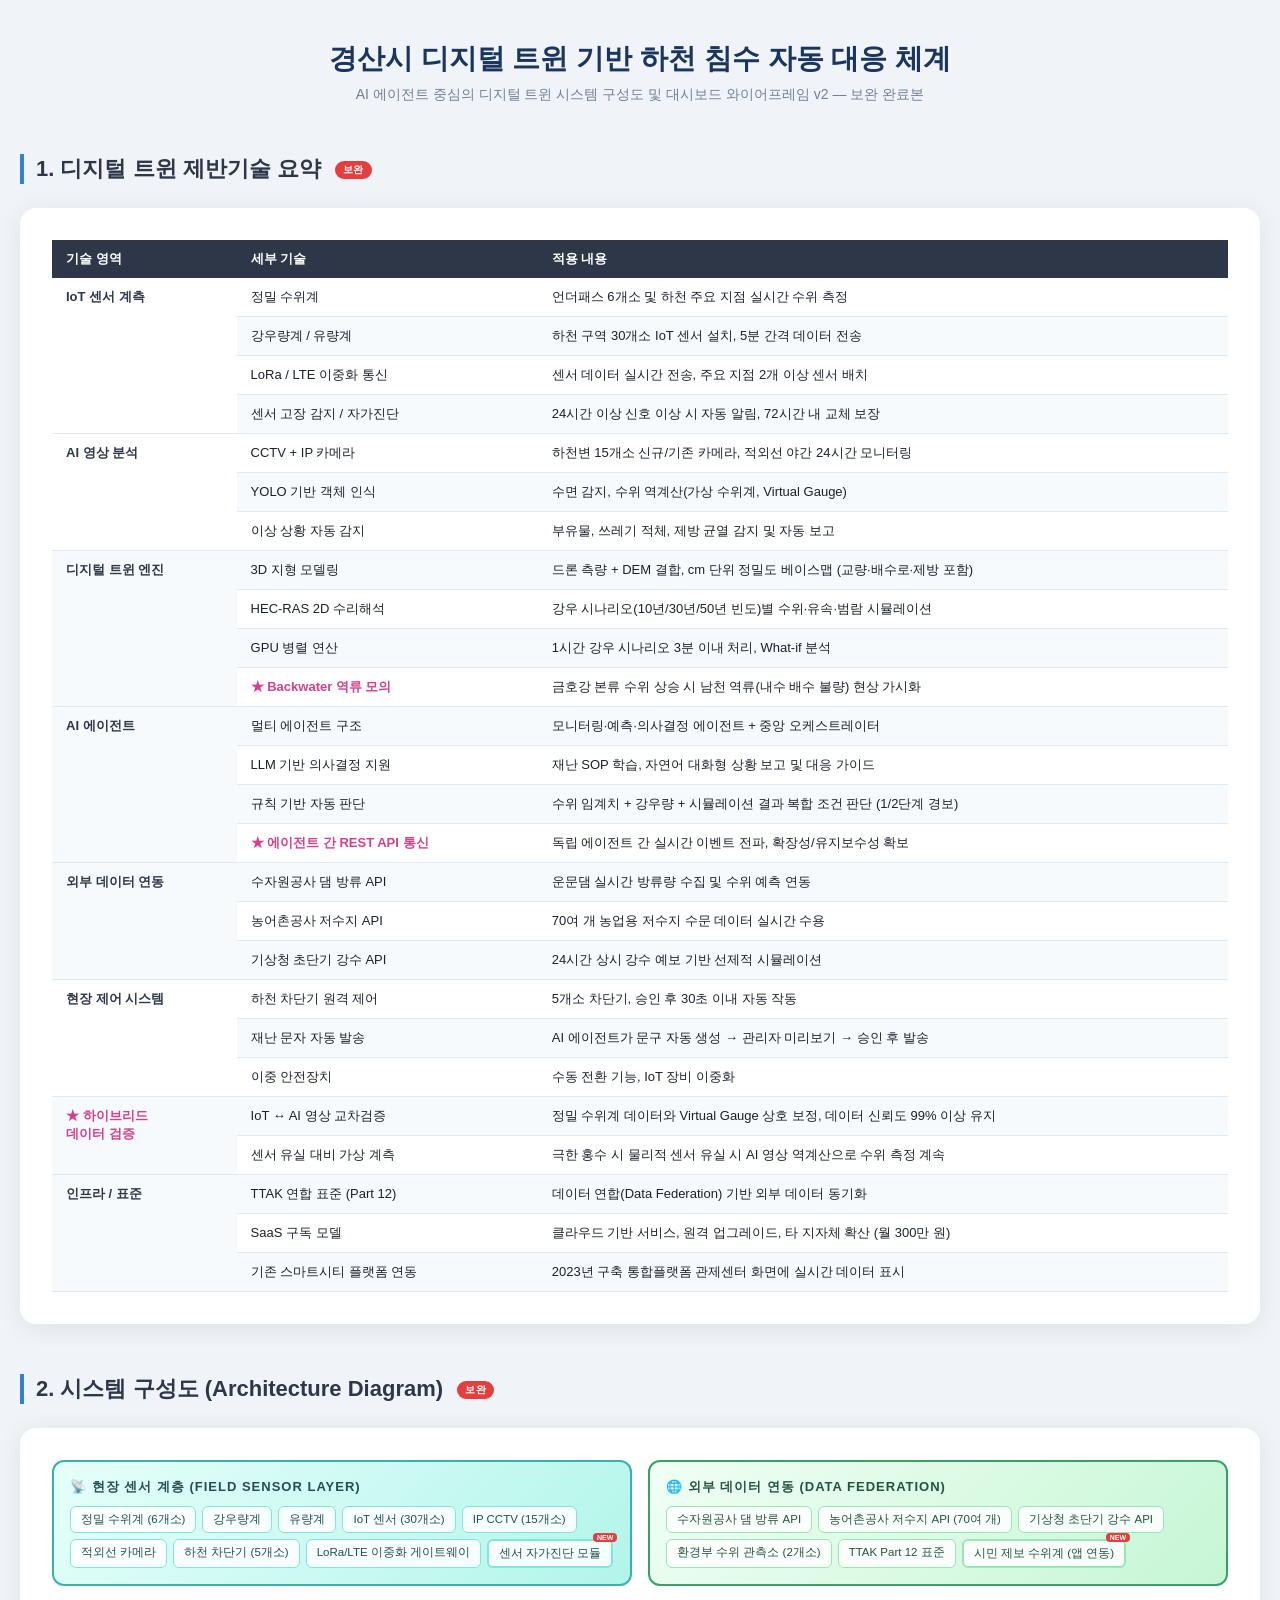
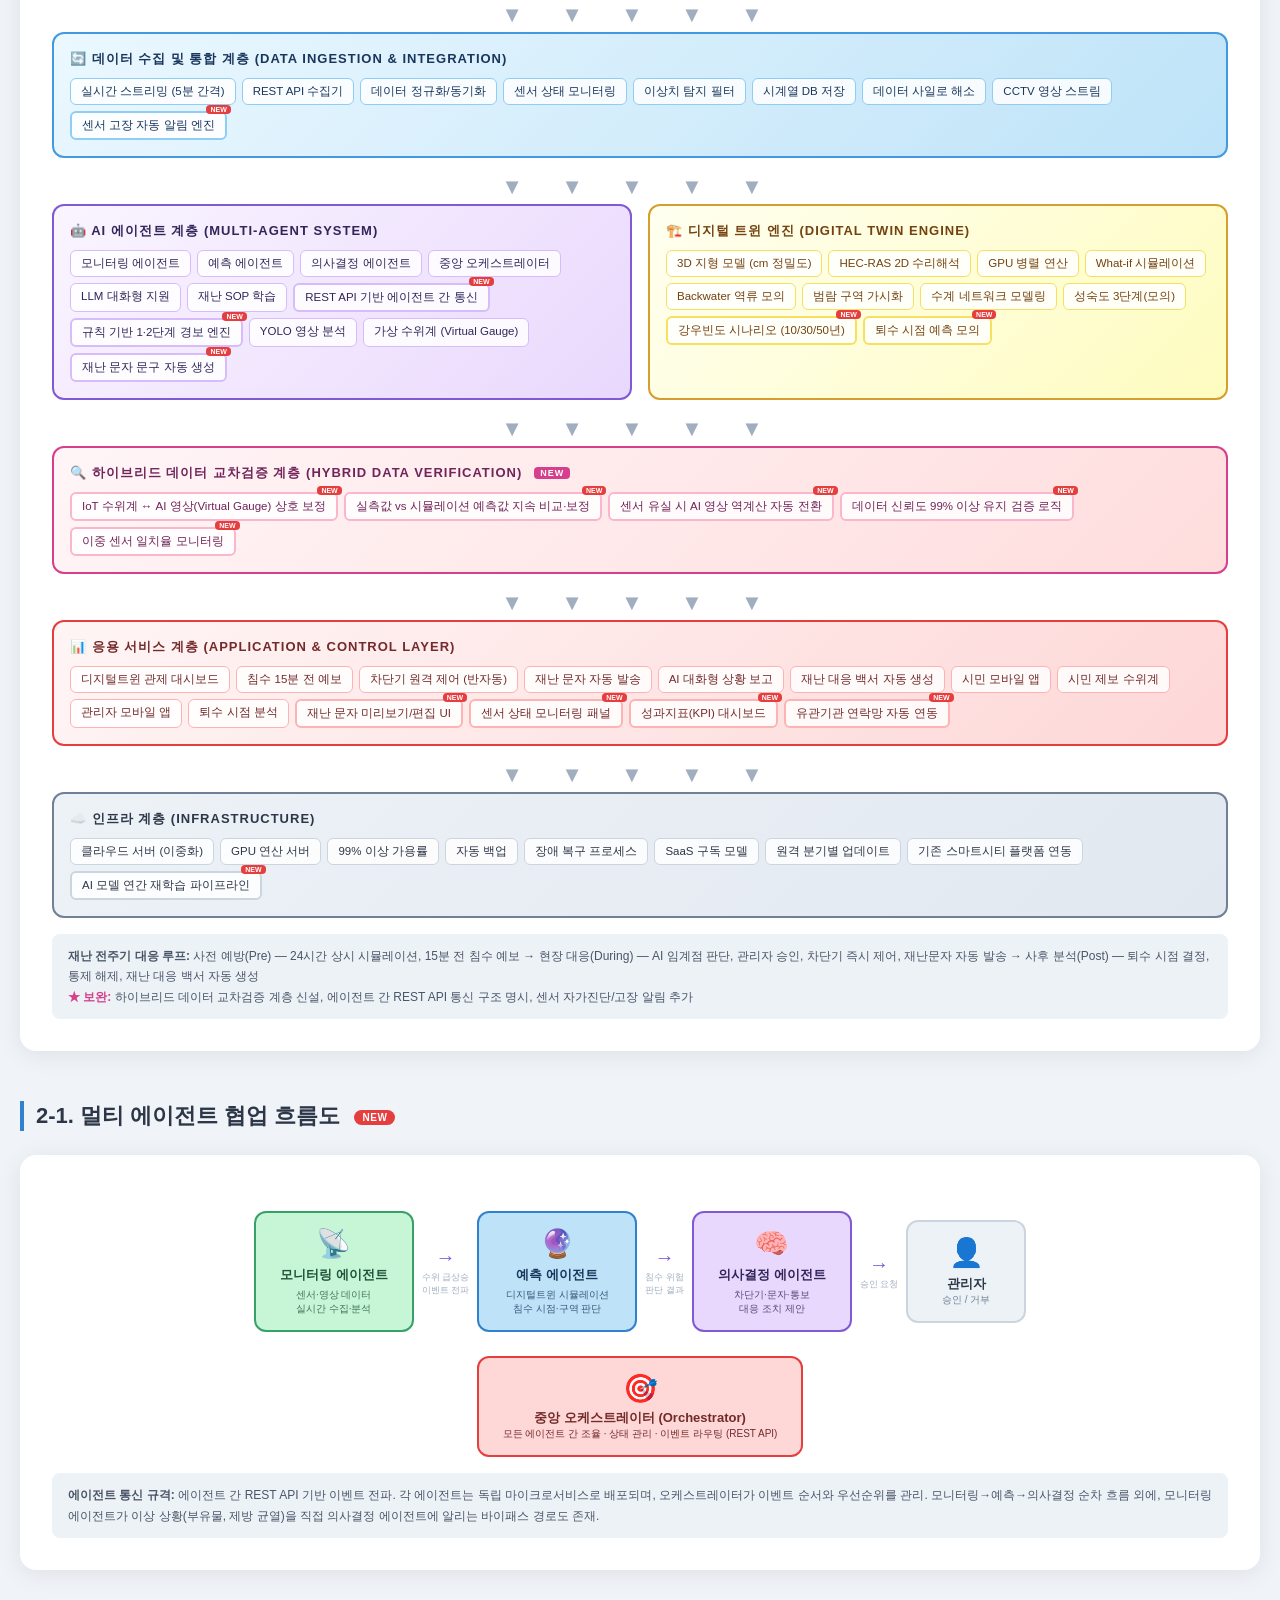
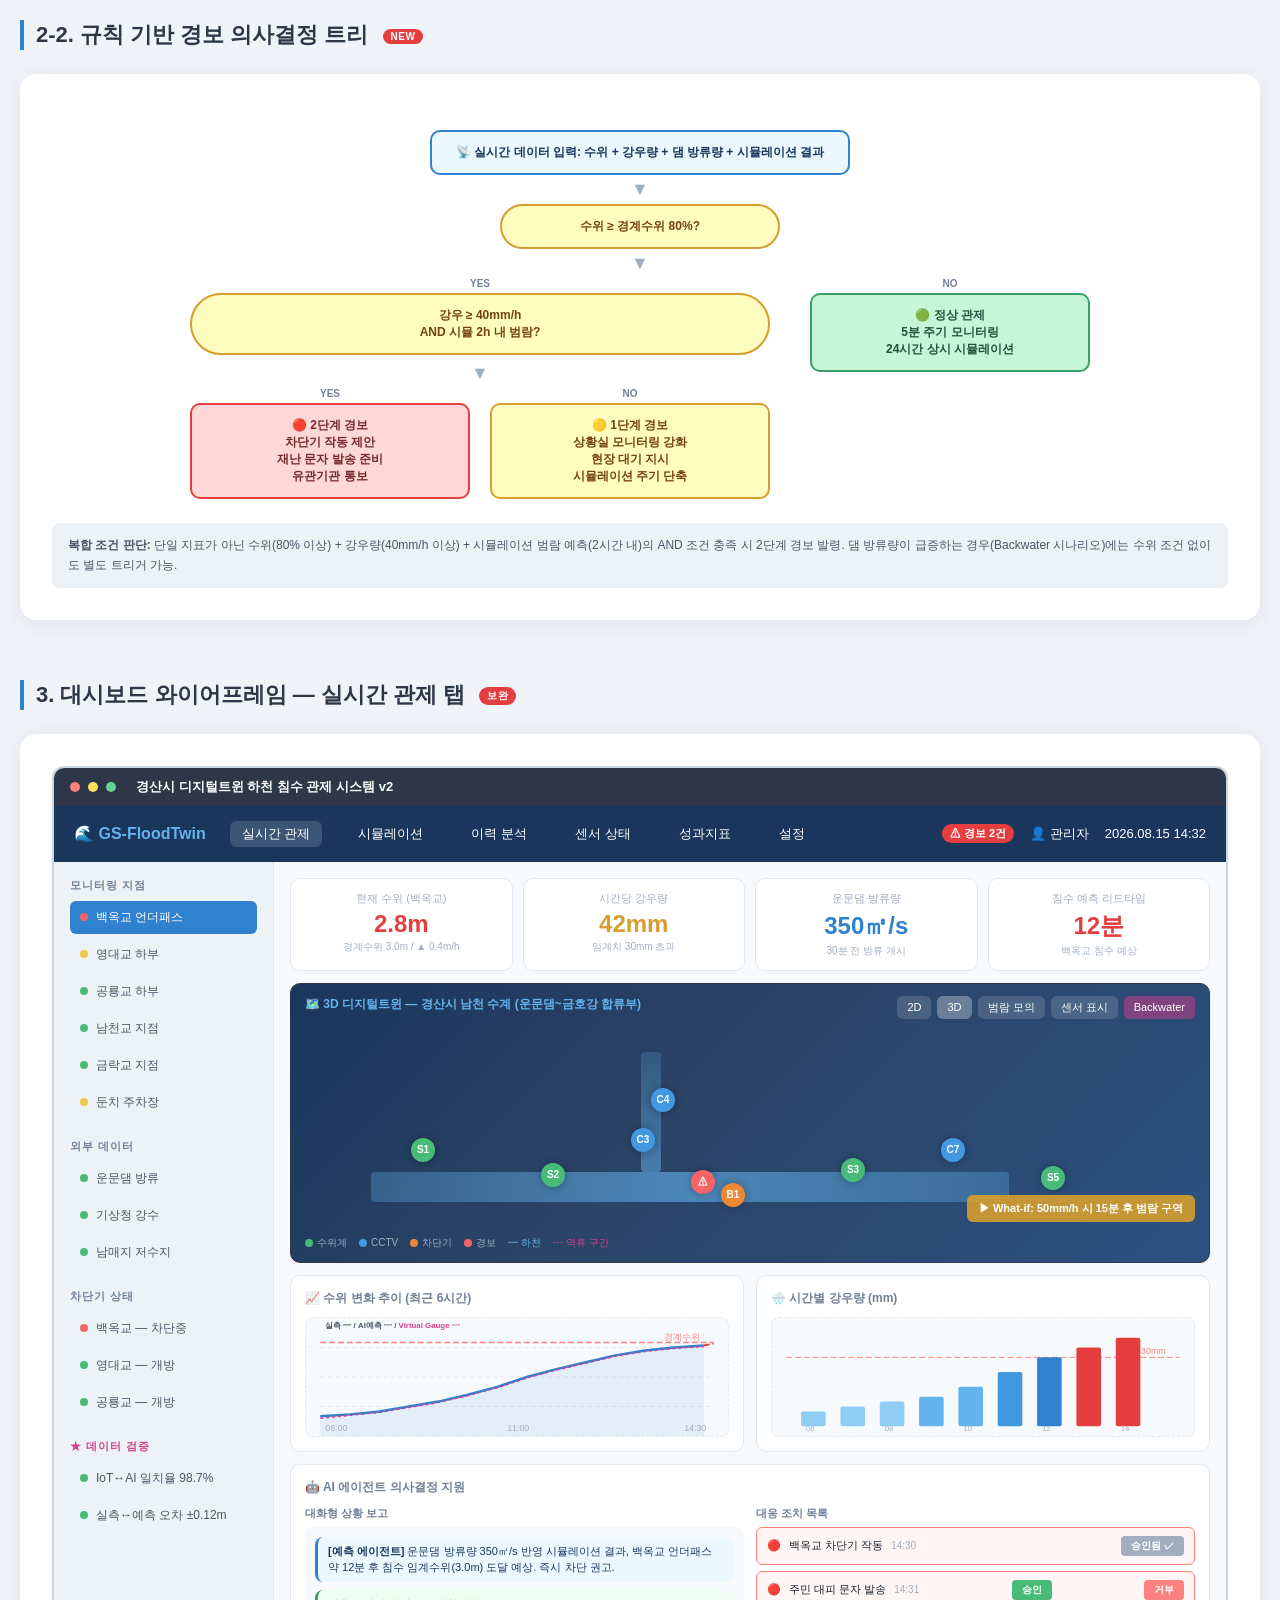
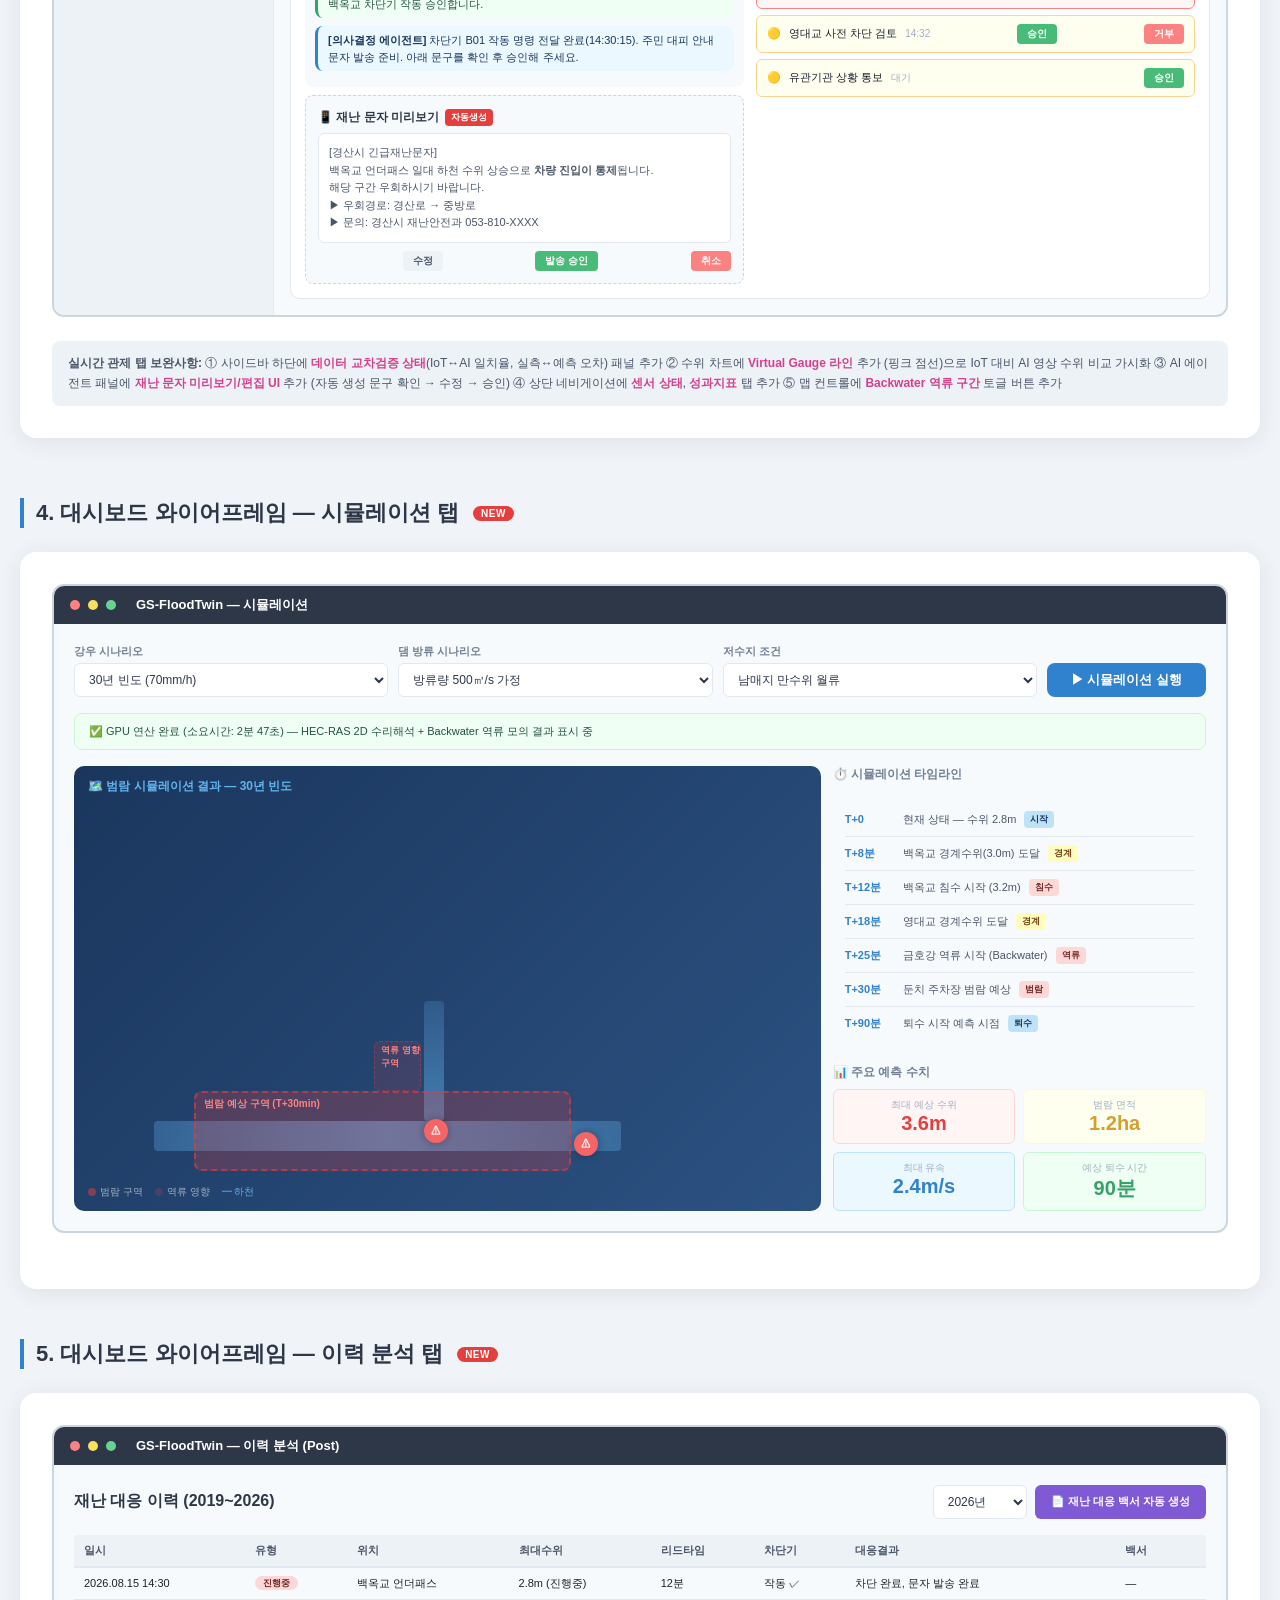
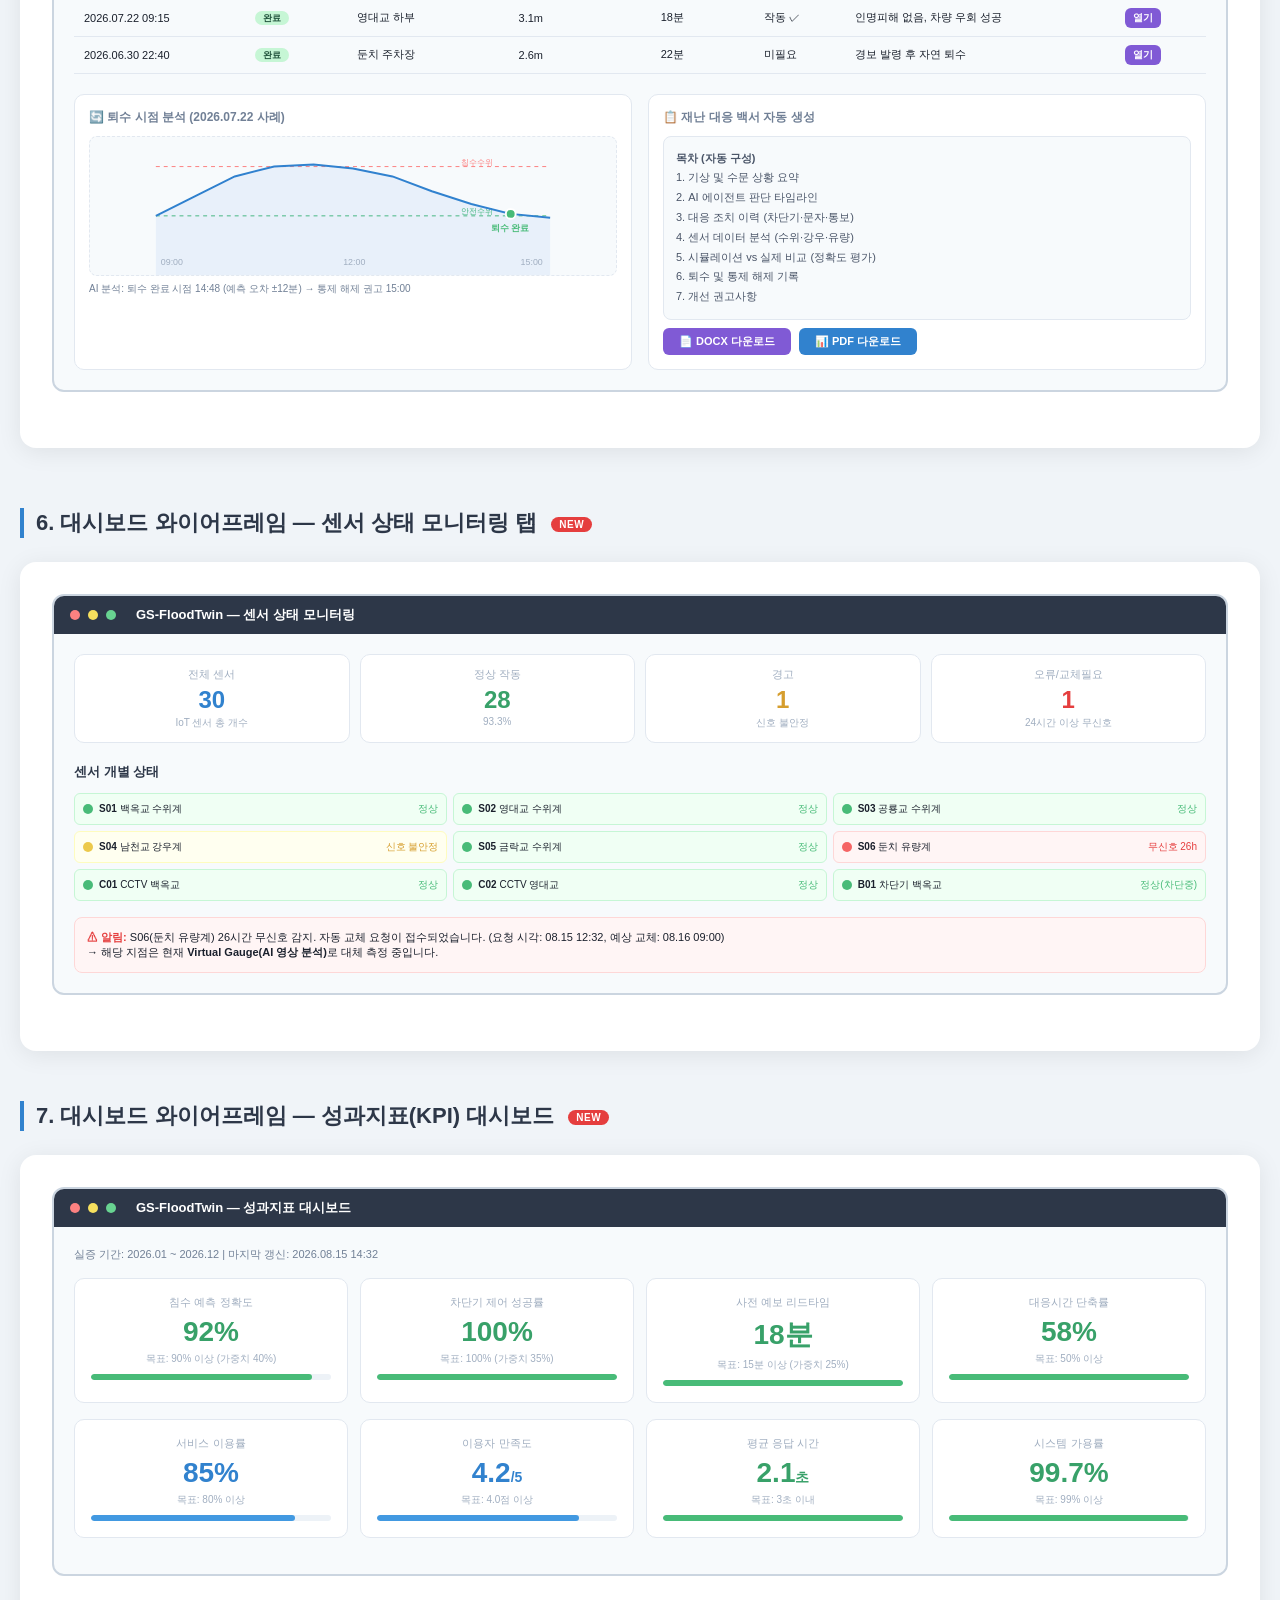
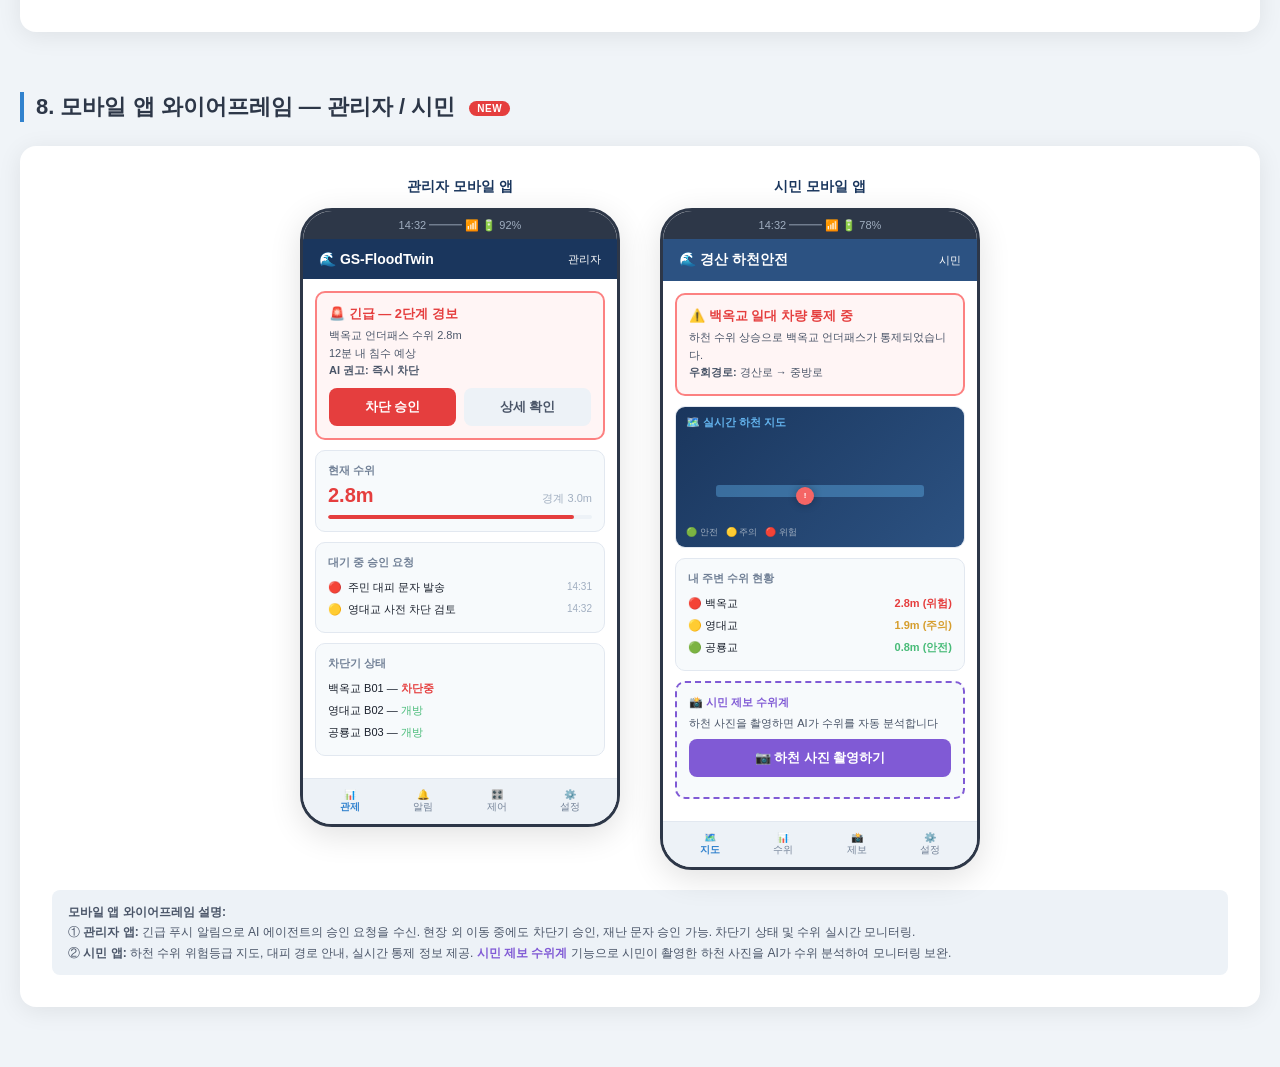
<file: digital_twin_architecture_v2.html>
<!DOCTYPE html>
<html lang="ko">
<head>
<meta charset="UTF-8">
<meta name="viewport" content="width=device-width, initial-scale=1.0">
<title>경산시 디지털 트윈 시스템 구성도 및 대시보드 와이어프레임 v2</title>
<style>
  * { margin: 0; padding: 0; box-sizing: border-box; }
  body { font-family: 'Segoe UI', 'Malgun Gothic', sans-serif; background: #f0f4f8; color: #1a202c; }
  .page { width: 1440px; margin: 0 auto; padding: 40px 20px; }
  @media (max-width: 1480px) { .page { width: 100%; } }

  h1 { text-align: center; font-size: 28px; color: #1a365d; margin-bottom: 8px; }
  .subtitle { text-align: center; font-size: 14px; color: #718096; margin-bottom: 40px; }
  .section-title {
    font-size: 22px; font-weight: 700; color: #2d3748;
    border-left: 4px solid #3182ce; padding-left: 12px; margin: 50px 0 24px;
  }
  .section-title .badge {
    display: inline-block; background: #e53e3e; color: #fff; font-size: 10px;
    padding: 2px 8px; border-radius: 10px; margin-left: 8px; vertical-align: middle;
    font-weight: 600; letter-spacing: 0.5px;
  }

  .container {
    background: #fff; border-radius: 16px; padding: 32px;
    box-shadow: 0 4px 24px rgba(0,0,0,0.08); margin-bottom: 20px;
  }

  /* ========== Tech Table ========== */
  .tech-table { width: 100%; border-collapse: collapse; font-size: 13px; }
  .tech-table th { background: #2d3748; color: #fff; padding: 10px 14px; text-align: left; font-weight: 600; }
  .tech-table td { padding: 10px 14px; border-bottom: 1px solid #e2e8f0; }
  .tech-table tr:nth-child(even) td { background: #f7fafc; }
  .tech-table .cat { font-weight: 700; color: #2d3748; white-space: nowrap; vertical-align: top; }

  /* ========== Architecture Layers ========== */
  .arch-row { display: flex; gap: 16px; margin-bottom: 16px; align-items: stretch; }
  .layer { border-radius: 12px; padding: 16px; flex: 1; min-height: 80px; }
  .layer-label {
    font-size: 13px; font-weight: 700; letter-spacing: 1px; text-transform: uppercase;
    margin-bottom: 10px; display: flex; align-items: center; gap: 6px;
  }
  .tech-tags { display: flex; flex-wrap: wrap; gap: 6px; }
  .tech-tag {
    background: rgba(255,255,255,0.85); border-radius: 6px; padding: 5px 10px;
    font-size: 11.5px; font-weight: 500; border: 1px solid rgba(255,255,255,0.5);
  }
  .tech-tag.new {
    border: 2px solid #e53e3e; position: relative;
  }
  .tech-tag.new::after {
    content: 'NEW'; position: absolute; top: -8px; right: -6px;
    background: #e53e3e; color: #fff; font-size: 7px; padding: 1px 4px;
    border-radius: 4px; font-weight: 800;
  }

  .layer-iot { background: linear-gradient(135deg, #e6fffa, #b2f5ea); border: 2px solid #38b2ac; }
  .layer-iot .layer-label { color: #234e52; } .layer-iot .tech-tag { color: #234e52; border-color: #81e6d9; }
  .layer-data { background: linear-gradient(135deg, #ebf8ff, #bee3f8); border: 2px solid #4299e1; }
  .layer-data .layer-label { color: #1a365d; } .layer-data .tech-tag { color: #1a365d; border-color: #90cdf4; }
  .layer-ai { background: linear-gradient(135deg, #faf5ff, #e9d8fd); border: 2px solid #805ad5; }
  .layer-ai .layer-label { color: #322659; } .layer-ai .tech-tag { color: #322659; border-color: #d6bcfa; }
  .layer-twin { background: linear-gradient(135deg, #fffff0, #fefcbf); border: 2px solid #d69e2e; }
  .layer-twin .layer-label { color: #744210; } .layer-twin .tech-tag { color: #744210; border-color: #f6e05e; }
  .layer-verify { background: linear-gradient(135deg, #fff5f7, #fdd); border: 2px solid #d53f8c; }
  .layer-verify .layer-label { color: #702459; } .layer-verify .tech-tag { color: #702459; border-color: #fbb6ce; }
  .layer-app { background: linear-gradient(135deg, #fff5f5, #fed7d7); border: 2px solid #e53e3e; }
  .layer-app .layer-label { color: #742a2a; } .layer-app .tech-tag { color: #742a2a; border-color: #feb2b2; }
  .layer-ext { background: linear-gradient(135deg, #f0fff4, #c6f6d5); border: 2px solid #38a169; }
  .layer-ext .layer-label { color: #22543d; } .layer-ext .tech-tag { color: #22543d; border-color: #9ae6b4; }
  .layer-infra { background: linear-gradient(135deg, #edf2f7, #e2e8f0); border: 2px solid #718096; }
  .layer-infra .layer-label { color: #2d3748; } .layer-infra .tech-tag { color: #2d3748; border-color: #cbd5e0; }

  .flow-arrow { text-align: center; font-size: 22px; color: #a0aec0; margin: 4px 0; letter-spacing: 16px; }
  .arch-note {
    margin-top: 16px; padding: 12px 16px; background: #edf2f7; border-radius: 8px;
    font-size: 12px; color: #4a5568; line-height: 1.7;
  }

  /* ========== Agent Flow Diagram ========== */
  .agent-flow {
    display: flex; align-items: center; justify-content: center; gap: 0; margin: 24px 0;
    flex-wrap: wrap;
  }
  .agent-box {
    border-radius: 12px; padding: 14px 18px; text-align: center; min-width: 160px;
    font-size: 12px; font-weight: 600; position: relative;
  }
  .agent-box .agent-icon { font-size: 28px; display: block; margin-bottom: 6px; }
  .agent-box .agent-name { font-size: 13px; font-weight: 800; margin-bottom: 4px; }
  .agent-box .agent-desc { font-size: 10px; font-weight: 400; opacity: 0.8; }
  .agent-arrow {
    font-size: 20px; color: #805ad5; padding: 0 8px; font-weight: 700;
    display: flex; flex-direction: column; align-items: center; gap: 2px;
  }
  .agent-arrow .arrow-label { font-size: 9px; color: #a0aec0; font-weight: 500; }
  .agent-monitor { background: #c6f6d5; border: 2px solid #38a169; color: #22543d; }
  .agent-predict { background: #bee3f8; border: 2px solid #3182ce; color: #1a365d; }
  .agent-decision { background: #e9d8fd; border: 2px solid #805ad5; color: #322659; }
  .agent-orchestrator { background: #fed7d7; border: 2px solid #e53e3e; color: #742a2a; }

  /* ========== Decision Tree ========== */
  .decision-tree {
    display: flex; flex-direction: column; align-items: center; gap: 0; margin: 24px auto;
    max-width: 900px;
  }
  .dt-node {
    border-radius: 10px; padding: 10px 20px; font-size: 12px; text-align: center;
    font-weight: 600; min-width: 280px;
  }
  .dt-condition { background: #fefcbf; border: 2px solid #d69e2e; color: #744210; clip-path: polygon(15% 0, 85% 0, 100% 50%, 85% 100%, 15% 100%, 0% 50%); padding: 16px 40px; }
  .dt-action-safe { background: #c6f6d5; border: 2px solid #38a169; color: #22543d; }
  .dt-action-warn { background: #fefcbf; border: 2px solid #d69e2e; color: #744210; }
  .dt-action-danger { background: #fed7d7; border: 2px solid #e53e3e; color: #742a2a; }
  .dt-arrow { font-size: 18px; color: #a0aec0; margin: 4px 0; }
  .dt-branch { display: flex; gap: 40px; align-items: flex-start; }
  .dt-branch-label { font-size: 10px; color: #718096; font-weight: 600; text-align: center; margin-bottom: 4px; }

  /* ========== Wireframe Common ========== */
  .wf-browser { border: 2px solid #cbd5e0; border-radius: 12px; overflow: hidden; background: #f7fafc; margin-bottom: 24px; }
  .wf-titlebar {
    background: #2d3748; color: #fff; padding: 10px 16px; display: flex;
    align-items: center; gap: 8px; font-size: 13px;
  }
  .wf-dot { width: 10px; height: 10px; border-radius: 50%; }
  .wf-dot.r { background: #fc8181; } .wf-dot.y { background: #f6e05e; } .wf-dot.g { background: #68d391; }
  .wf-titlebar-text { margin-left: 12px; font-weight: 600; }

  .wf-body { display: grid; grid-template-columns: 220px 1fr; grid-template-rows: 56px 1fr; min-height: 700px; }
  .wf-topbar {
    grid-column: 1 / -1; background: #1a365d; color: #fff;
    display: flex; align-items: center; padding: 0 20px; gap: 24px; font-size: 13px;
  }
  .wf-logo { font-weight: 800; font-size: 16px; color: #63b3ed; }
  .wf-nav-item { padding: 4px 12px; border-radius: 6px; cursor: pointer; }
  .wf-nav-item.active { background: rgba(255,255,255,0.15); }
  .wf-topbar-right { margin-left: auto; display: flex; align-items: center; gap: 16px; }
  .wf-alert-badge { background: #e53e3e; color: #fff; font-size: 11px; border-radius: 10px; padding: 2px 8px; font-weight: 700; animation: pulse 2s infinite; }
  @keyframes pulse { 0%,100%{opacity:1} 50%{opacity:0.6} }

  .wf-sidebar { background: #edf2f7; border-right: 1px solid #e2e8f0; padding: 16px; font-size: 12px; }
  .wf-sidebar-section { margin-bottom: 20px; }
  .wf-sidebar-title { font-weight: 700; font-size: 11px; color: #718096; text-transform: uppercase; letter-spacing: 1px; margin-bottom: 8px; }
  .wf-sidebar-item { padding: 8px 10px; border-radius: 6px; margin-bottom: 4px; cursor: pointer; display: flex; align-items: center; gap: 8px; color: #4a5568; }
  .wf-sidebar-item:hover { background: #e2e8f0; }
  .wf-sidebar-item.active { background: #3182ce; color: #fff; }
  .wf-status-dot { width: 8px; height: 8px; border-radius: 50%; }
  .wf-status-dot.green { background: #48bb78; } .wf-status-dot.yellow { background: #ecc94b; } .wf-status-dot.red { background: #f56565; }

  .wf-main { padding: 16px; display: grid; grid-template-columns: 1fr 1fr; gap: 12px; }
  .wf-card { background: #fff; border: 1px solid #e2e8f0; border-radius: 10px; padding: 14px; }
  .wf-card-title { font-size: 12px; font-weight: 700; color: #718096; margin-bottom: 10px; display: flex; align-items: center; gap: 6px; }
  .wf-full { grid-column: 1 / -1; }

  .wf-status-row { grid-column: 1 / -1; display: grid; grid-template-columns: repeat(4, 1fr); gap: 10px; }
  .wf-stat-card { background: #fff; border: 1px solid #e2e8f0; border-radius: 10px; padding: 12px; text-align: center; }
  .wf-stat-label { font-size: 11px; color: #a0aec0; margin-bottom: 4px; }
  .wf-stat-value { font-size: 24px; font-weight: 800; }
  .wf-stat-value.safe { color: #38a169; } .wf-stat-value.warn { color: #d69e2e; }
  .wf-stat-value.danger { color: #e53e3e; } .wf-stat-value.info { color: #3182ce; }
  .wf-stat-sub { font-size: 10px; color: #a0aec0; margin-top: 2px; }

  .wf-map {
    grid-column: 1 / -1; background: linear-gradient(135deg, #1a365d 0%, #2a4365 40%, #2c5282 100%);
    border-radius: 10px; min-height: 280px; position: relative; overflow: hidden; border: 1px solid #2d3748;
  }
  .wf-map-label { position: absolute; top: 12px; left: 14px; color: #63b3ed; font-size: 12px; font-weight: 700; }
  .wf-map-controls { position: absolute; top: 12px; right: 14px; display: flex; gap: 6px; }
  .wf-map-btn { background: rgba(255,255,255,0.15); color: #fff; border: none; border-radius: 6px; padding: 4px 10px; font-size: 11px; cursor: pointer; }
  .river { position: absolute; }
  .river-main { bottom: 60px; left: 80px; right: 200px; height: 30px; background: linear-gradient(90deg, rgba(99,179,237,0.3), rgba(99,179,237,0.6), rgba(99,179,237,0.3)); border-radius: 4px; }
  .river-branch { bottom: 90px; left: 350px; width: 20px; height: 120px; background: linear-gradient(180deg, rgba(99,179,237,0.2), rgba(99,179,237,0.5)); border-radius: 4px; }
  .wf-marker { position: absolute; width: 24px; height: 24px; border-radius: 50%; display: flex; align-items: center; justify-content: center; font-size: 10px; color: #fff; font-weight: 700; cursor: pointer; box-shadow: 0 0 8px rgba(0,0,0,0.3); }
  .wf-marker.sensor { background: #48bb78; } .wf-marker.cctv { background: #4299e1; }
  .wf-marker.barrier { background: #ed8936; } .wf-marker.alert { background: #f56565; animation: pulse 1.5s infinite; }
  .wf-map-legend { position: absolute; bottom: 12px; left: 14px; display: flex; gap: 12px; font-size: 10px; color: #a0aec0; }
  .wf-legend-item { display: flex; align-items: center; gap: 4px; }
  .wf-legend-dot { width: 8px; height: 8px; border-radius: 50%; }

  .wf-chart-area { height: 120px; background: #f7fafc; border-radius: 8px; position: relative; overflow: hidden; border: 1px dashed #e2e8f0; }

  .wf-agent-panel { grid-column: 1 / -1; }
  .wf-agent-body { display: grid; grid-template-columns: 1fr 1fr; gap: 12px; }
  .wf-chat-area { background: #f7fafc; border-radius: 8px; padding: 10px; font-size: 11px; max-height: 160px; overflow-y: auto; }
  .wf-chat-msg { margin-bottom: 8px; padding: 6px 10px; border-radius: 8px; line-height: 1.5; }
  .wf-chat-msg.ai { background: #ebf8ff; color: #1a365d; border-left: 3px solid #3182ce; }
  .wf-chat-msg.user { background: #f0fff4; color: #22543d; border-left: 3px solid #38a169; }
  .wf-action-list { font-size: 11px; }
  .wf-action-item { padding: 8px 10px; border-radius: 6px; margin-bottom: 6px; display: flex; align-items: center; gap: 8px; border: 1px solid #e2e8f0; }
  .wf-action-item.urgent { border-color: #fc8181; background: #fff5f5; }
  .wf-action-item.pending { border-color: #fbd38d; background: #fffff0; }
  .wf-action-btn { margin-left: auto; padding: 3px 10px; border-radius: 4px; border: none; font-size: 10px; font-weight: 700; cursor: pointer; }
  .wf-action-btn.approve { background: #48bb78; color: #fff; }
  .wf-action-btn.reject { background: #fc8181; color: #fff; }

  /* ========== New: Message Preview ========== */
  .msg-preview {
    background: #f7fafc; border: 1px dashed #cbd5e0; border-radius: 8px; padding: 12px;
    font-size: 11px; color: #4a5568; line-height: 1.6; margin-top: 8px;
  }
  .msg-preview-header { font-weight: 700; color: #2d3748; margin-bottom: 6px; font-size: 12px; display: flex; align-items: center; gap: 6px; }
  .msg-preview-badge { background: #e53e3e; color: #fff; font-size: 9px; padding: 1px 6px; border-radius: 4px; }
  .msg-preview-body { background: #fff; border: 1px solid #e2e8f0; border-radius: 6px; padding: 10px; margin-bottom: 8px; }
  .msg-preview-footer { display: flex; gap: 8px; justify-content: flex-end; }

  /* ========== Sensor Status Panel ========== */
  .sensor-grid { display: grid; grid-template-columns: repeat(3, 1fr); gap: 6px; font-size: 10px; }
  .sensor-item { padding: 8px; border-radius: 6px; border: 1px solid #e2e8f0; display: flex; align-items: center; gap: 6px; }
  .sensor-item.ok { background: #f0fff4; border-color: #c6f6d5; }
  .sensor-item.warn { background: #fffff0; border-color: #fefcbf; }
  .sensor-item.error { background: #fff5f5; border-color: #fed7d7; }
  .sensor-status-icon { width: 10px; height: 10px; border-radius: 50%; flex-shrink: 0; }

  /* ========== Simulation Tab ========== */
  .sim-controls { display: grid; grid-template-columns: 1fr 1fr 1fr auto; gap: 10px; align-items: end; margin-bottom: 16px; }
  .sim-control-group { font-size: 11px; }
  .sim-control-group label { display: block; font-weight: 700; color: #718096; margin-bottom: 4px; }
  .sim-select, .sim-input {
    width: 100%; padding: 8px 10px; border: 1px solid #e2e8f0; border-radius: 6px;
    font-size: 12px; background: #fff; color: #2d3748;
  }
  .sim-run-btn {
    padding: 8px 24px; background: #3182ce; color: #fff; border: none;
    border-radius: 8px; font-size: 13px; font-weight: 700; cursor: pointer;
  }
  .sim-result-grid { display: grid; grid-template-columns: 2fr 1fr; gap: 12px; }
  .sim-map-area {
    background: linear-gradient(135deg, #1a365d, #2c5282); border-radius: 10px;
    min-height: 300px; position: relative; overflow: hidden;
  }
  .flood-overlay {
    position: absolute; bottom: 40px; left: 120px; right: 250px; height: 80px;
    background: rgba(229,62,62,0.25); border: 2px dashed rgba(229,62,62,0.6);
    border-radius: 8px;
  }
  .flood-overlay-label {
    position: absolute; top: 4px; left: 8px; color: #fc8181; font-size: 10px; font-weight: 700;
  }
  .sim-timeline {
    background: #f7fafc; border-radius: 8px; padding: 12px; font-size: 11px;
  }
  .sim-timeline-item {
    padding: 8px 0; border-bottom: 1px solid #e2e8f0; display: flex; align-items: center; gap: 8px;
  }
  .sim-timeline-item:last-child { border: none; }
  .sim-time { font-weight: 700; color: #3182ce; min-width: 50px; }
  .sim-event { color: #4a5568; }
  .sim-badge { font-size: 9px; padding: 2px 6px; border-radius: 4px; font-weight: 700; }
  .sim-badge.danger { background: #fed7d7; color: #742a2a; }
  .sim-badge.warn { background: #fefcbf; color: #744210; }
  .sim-badge.info { background: #bee3f8; color: #1a365d; }

  /* ========== History Tab ========== */
  .history-table { width: 100%; border-collapse: collapse; font-size: 11px; }
  .history-table th { background: #edf2f7; padding: 8px 10px; text-align: left; font-weight: 700; color: #4a5568; border-bottom: 2px solid #e2e8f0; }
  .history-table td { padding: 8px 10px; border-bottom: 1px solid #e2e8f0; }
  .history-badge { font-size: 9px; padding: 2px 8px; border-radius: 10px; font-weight: 700; }
  .history-badge.resolved { background: #c6f6d5; color: #22543d; }
  .history-badge.active { background: #fed7d7; color: #742a2a; }
  .report-gen-btn {
    padding: 6px 16px; background: #805ad5; color: #fff; border: none;
    border-radius: 6px; font-size: 11px; font-weight: 700; cursor: pointer;
  }

  /* ========== Mobile Wireframes ========== */
  .mobile-row { display: flex; gap: 40px; justify-content: center; flex-wrap: wrap; }
  .mobile-frame {
    width: 320px; border: 3px solid #2d3748; border-radius: 32px; overflow: hidden;
    background: #fff; box-shadow: 0 8px 32px rgba(0,0,0,0.12);
  }
  .mobile-notch {
    background: #2d3748; height: 28px; display: flex; align-items: center;
    justify-content: center; color: #a0aec0; font-size: 11px;
  }
  .mobile-topbar {
    background: #1a365d; color: #fff; padding: 12px 16px; font-size: 14px; font-weight: 700;
    display: flex; align-items: center; gap: 8px;
  }
  .mobile-content { padding: 12px; min-height: 480px; font-size: 12px; }
  .mobile-bottombar {
    background: #edf2f7; padding: 10px; display: flex; justify-content: space-around;
    font-size: 10px; color: #718096; border-top: 1px solid #e2e8f0;
  }
  .mobile-bottombar-item { text-align: center; }
  .mobile-bottombar-item.active { color: #3182ce; font-weight: 700; }
  .mobile-card {
    background: #f7fafc; border: 1px solid #e2e8f0; border-radius: 10px;
    padding: 12px; margin-bottom: 10px;
  }
  .mobile-alert-card {
    background: #fff5f5; border: 2px solid #fc8181; border-radius: 10px;
    padding: 12px; margin-bottom: 10px;
  }
  .mobile-btn {
    display: block; width: 100%; padding: 10px; border-radius: 8px; border: none;
    font-size: 13px; font-weight: 700; cursor: pointer; text-align: center; margin-bottom: 8px;
  }
  .mobile-btn.primary { background: #3182ce; color: #fff; }
  .mobile-btn.danger { background: #e53e3e; color: #fff; }
  .mobile-btn.ghost { background: #edf2f7; color: #4a5568; }
  .mobile-label { font-size: 11px; font-weight: 700; color: #718096; margin-bottom: 6px; }
  .mobile-value { font-size: 20px; font-weight: 800; margin-bottom: 2px; }

  /* ========== KPI Dashboard ========== */
  .kpi-grid { display: grid; grid-template-columns: repeat(4, 1fr); gap: 12px; margin-bottom: 16px; }
  .kpi-card {
    background: #fff; border: 1px solid #e2e8f0; border-radius: 10px; padding: 16px;
    text-align: center; position: relative;
  }
  .kpi-card .kpi-label { font-size: 11px; color: #a0aec0; margin-bottom: 6px; }
  .kpi-card .kpi-value { font-size: 28px; font-weight: 800; margin-bottom: 4px; }
  .kpi-card .kpi-target { font-size: 10px; color: #a0aec0; }
  .kpi-card .kpi-bar { height: 6px; background: #edf2f7; border-radius: 3px; margin-top: 8px; overflow: hidden; }
  .kpi-card .kpi-bar-fill { height: 100%; border-radius: 3px; }

  .page-break { page-break-before: always; margin-top: 60px; }
</style>
</head>
<body>

<div class="page">
  <h1>경산시 디지털 트윈 기반 하천 침수 자동 대응 체계</h1>
  <p class="subtitle">AI 에이전트 중심의 디지털 트윈 시스템 구성도 및 대시보드 와이어프레임 v2 — 보완 완료본</p>

  <!-- ==================== SECTION 1: 제반기술 요약 ==================== -->
  <div class="section-title">1. 디지털 트윈 제반기술 요약 <span class="badge">보완</span></div>

  <div class="container">
    <table class="tech-table">
      <thead><tr><th>기술 영역</th><th>세부 기술</th><th>적용 내용</th></tr></thead>
      <tbody>
        <tr><td class="cat" rowspan="4">IoT 센서 계측</td><td>정밀 수위계</td><td>언더패스 6개소 및 하천 주요 지점 실시간 수위 측정</td></tr>
        <tr><td>강우량계 / 유량계</td><td>하천 구역 30개소 IoT 센서 설치, 5분 간격 데이터 전송</td></tr>
        <tr><td>LoRa / LTE 이중화 통신</td><td>센서 데이터 실시간 전송, 주요 지점 2개 이상 센서 배치</td></tr>
        <tr><td>센서 고장 감지 / 자가진단</td><td>24시간 이상 신호 이상 시 자동 알림, 72시간 내 교체 보장</td></tr>

        <tr><td class="cat" rowspan="3">AI 영상 분석</td><td>CCTV + IP 카메라</td><td>하천변 15개소 신규/기존 카메라, 적외선 야간 24시간 모니터링</td></tr>
        <tr><td>YOLO 기반 객체 인식</td><td>수면 감지, 수위 역계산(가상 수위계, Virtual Gauge)</td></tr>
        <tr><td>이상 상황 자동 감지</td><td>부유물, 쓰레기 적체, 제방 균열 감지 및 자동 보고</td></tr>

        <tr><td class="cat" rowspan="4">디지털 트윈 엔진</td><td>3D 지형 모델링</td><td>드론 측량 + DEM 결합, cm 단위 정밀도 베이스맵 (교량·배수로·제방 포함)</td></tr>
        <tr><td>HEC-RAS 2D 수리해석</td><td>강우 시나리오(10년/30년/50년 빈도)별 수위·유속·범람 시뮬레이션</td></tr>
        <tr><td>GPU 병렬 연산</td><td>1시간 강우 시나리오 3분 이내 처리, What-if 분석</td></tr>
        <tr><td style="font-weight:700; color:#d53f8c;">★ Backwater 역류 모의</td><td>금호강 본류 수위 상승 시 남천 역류(내수 배수 불량) 현상 가시화</td></tr>

        <tr><td class="cat" rowspan="4">AI 에이전트</td><td>멀티 에이전트 구조</td><td>모니터링·예측·의사결정 에이전트 + 중앙 오케스트레이터</td></tr>
        <tr><td>LLM 기반 의사결정 지원</td><td>재난 SOP 학습, 자연어 대화형 상황 보고 및 대응 가이드</td></tr>
        <tr><td>규칙 기반 자동 판단</td><td>수위 임계치 + 강우량 + 시뮬레이션 결과 복합 조건 판단 (1/2단계 경보)</td></tr>
        <tr><td style="font-weight:700; color:#d53f8c;">★ 에이전트 간 REST API 통신</td><td>독립 에이전트 간 실시간 이벤트 전파, 확장성/유지보수성 확보</td></tr>

        <tr><td class="cat" rowspan="3">외부 데이터 연동</td><td>수자원공사 댐 방류 API</td><td>운문댐 실시간 방류량 수집 및 수위 예측 연동</td></tr>
        <tr><td>농어촌공사 저수지 API</td><td>70여 개 농업용 저수지 수문 데이터 실시간 수용</td></tr>
        <tr><td>기상청 초단기 강수 API</td><td>24시간 상시 강수 예보 기반 선제적 시뮬레이션</td></tr>

        <tr><td class="cat" rowspan="3">현장 제어 시스템</td><td>하천 차단기 원격 제어</td><td>5개소 차단기, 승인 후 30초 이내 자동 작동</td></tr>
        <tr><td>재난 문자 자동 발송</td><td>AI 에이전트가 문구 자동 생성 → 관리자 미리보기 → 승인 후 발송</td></tr>
        <tr><td>이중 안전장치</td><td>수동 전환 기능, IoT 장비 이중화</td></tr>

        <tr><td class="cat" rowspan="2" style="font-weight:700; color:#d53f8c;">★ 하이브리드<br>데이터 검증</td><td>IoT ↔ AI 영상 교차검증</td><td>정밀 수위계 데이터와 Virtual Gauge 상호 보정, 데이터 신뢰도 99% 이상 유지</td></tr>
        <tr><td>센서 유실 대비 가상 계측</td><td>극한 홍수 시 물리적 센서 유실 시 AI 영상 역계산으로 수위 측정 계속</td></tr>

        <tr><td class="cat" rowspan="3">인프라 / 표준</td><td>TTAK 연합 표준 (Part 12)</td><td>데이터 연합(Data Federation) 기반 외부 데이터 동기화</td></tr>
        <tr><td>SaaS 구독 모델</td><td>클라우드 기반 서비스, 원격 업그레이드, 타 지자체 확산 (월 300만 원)</td></tr>
        <tr><td>기존 스마트시티 플랫폼 연동</td><td>2023년 구축 통합플랫폼 관제센터 화면에 실시간 데이터 표시</td></tr>
      </tbody>
    </table>
  </div>

  <!-- ==================== SECTION 2: 시스템 구성도 ==================== -->
  <div class="section-title">2. 시스템 구성도 (Architecture Diagram) <span class="badge">보완</span></div>

  <div class="container">
    <!-- Layer 1 -->
    <div class="arch-row">
      <div class="layer layer-iot">
        <div class="layer-label">📡 현장 센서 계층 (Field Sensor Layer)</div>
        <div class="tech-tags">
          <span class="tech-tag">정밀 수위계 (6개소)</span>
          <span class="tech-tag">강우량계</span>
          <span class="tech-tag">유량계</span>
          <span class="tech-tag">IoT 센서 (30개소)</span>
          <span class="tech-tag">IP CCTV (15개소)</span>
          <span class="tech-tag">적외선 카메라</span>
          <span class="tech-tag">하천 차단기 (5개소)</span>
          <span class="tech-tag">LoRa/LTE 이중화 게이트웨이</span>
          <span class="tech-tag new">센서 자가진단 모듈</span>
        </div>
      </div>
      <div class="layer layer-ext">
        <div class="layer-label">🌐 외부 데이터 연동 (Data Federation)</div>
        <div class="tech-tags">
          <span class="tech-tag">수자원공사 댐 방류 API</span>
          <span class="tech-tag">농어촌공사 저수지 API (70여 개)</span>
          <span class="tech-tag">기상청 초단기 강수 API</span>
          <span class="tech-tag">환경부 수위 관측소 (2개소)</span>
          <span class="tech-tag">TTAK Part 12 표준</span>
          <span class="tech-tag new">시민 제보 수위계 (앱 연동)</span>
        </div>
      </div>
    </div>

    <div class="flow-arrow">▼ ▼ ▼ ▼ ▼</div>

    <!-- Layer 2 -->
    <div class="arch-row">
      <div class="layer layer-data">
        <div class="layer-label">🔄 데이터 수집 및 통합 계층 (Data Ingestion & Integration)</div>
        <div class="tech-tags">
          <span class="tech-tag">실시간 스트리밍 (5분 간격)</span>
          <span class="tech-tag">REST API 수집기</span>
          <span class="tech-tag">데이터 정규화/동기화</span>
          <span class="tech-tag">센서 상태 모니터링</span>
          <span class="tech-tag">이상치 탐지 필터</span>
          <span class="tech-tag">시계열 DB 저장</span>
          <span class="tech-tag">데이터 사일로 해소</span>
          <span class="tech-tag">CCTV 영상 스트림</span>
          <span class="tech-tag new">센서 고장 자동 알림 엔진</span>
        </div>
      </div>
    </div>

    <div class="flow-arrow">▼ ▼ ▼ ▼ ▼</div>

    <!-- Layer 3: AI + Twin -->
    <div class="arch-row">
      <div class="layer layer-ai">
        <div class="layer-label">🤖 AI 에이전트 계층 (Multi-Agent System)</div>
        <div class="tech-tags">
          <span class="tech-tag">모니터링 에이전트</span>
          <span class="tech-tag">예측 에이전트</span>
          <span class="tech-tag">의사결정 에이전트</span>
          <span class="tech-tag">중앙 오케스트레이터</span>
          <span class="tech-tag">LLM 대화형 지원</span>
          <span class="tech-tag">재난 SOP 학습</span>
          <span class="tech-tag new">REST API 기반 에이전트 간 통신</span>
          <span class="tech-tag new">규칙 기반 1·2단계 경보 엔진</span>
          <span class="tech-tag">YOLO 영상 분석</span>
          <span class="tech-tag">가상 수위계 (Virtual Gauge)</span>
          <span class="tech-tag new">재난 문자 문구 자동 생성</span>
        </div>
      </div>
      <div class="layer layer-twin">
        <div class="layer-label">🏗️ 디지털 트윈 엔진 (Digital Twin Engine)</div>
        <div class="tech-tags">
          <span class="tech-tag">3D 지형 모델 (cm 정밀도)</span>
          <span class="tech-tag">HEC-RAS 2D 수리해석</span>
          <span class="tech-tag">GPU 병렬 연산</span>
          <span class="tech-tag">What-if 시뮬레이션</span>
          <span class="tech-tag">Backwater 역류 모의</span>
          <span class="tech-tag">범람 구역 가시화</span>
          <span class="tech-tag">수계 네트워크 모델링</span>
          <span class="tech-tag">성숙도 3단계(모의)</span>
          <span class="tech-tag new">강우빈도 시나리오 (10/30/50년)</span>
          <span class="tech-tag new">퇴수 시점 예측 모의</span>
        </div>
      </div>
    </div>

    <div class="flow-arrow">▼ ▼ ▼ ▼ ▼</div>

    <!-- NEW Layer: 하이브리드 데이터 교차검증 -->
    <div class="arch-row">
      <div class="layer layer-verify">
        <div class="layer-label">🔍 하이브리드 데이터 교차검증 계층 (Hybrid Data Verification) <span style="background:#d53f8c; color:#fff; font-size:9px; padding:1px 6px; border-radius:4px; margin-left:6px;">NEW</span></div>
        <div class="tech-tags">
          <span class="tech-tag new">IoT 수위계 ↔ AI 영상(Virtual Gauge) 상호 보정</span>
          <span class="tech-tag new">실측값 vs 시뮬레이션 예측값 지속 비교·보정</span>
          <span class="tech-tag new">센서 유실 시 AI 영상 역계산 자동 전환</span>
          <span class="tech-tag new">데이터 신뢰도 99% 이상 유지 검증 로직</span>
          <span class="tech-tag new">이중 센서 일치율 모니터링</span>
        </div>
      </div>
    </div>

    <div class="flow-arrow">▼ ▼ ▼ ▼ ▼</div>

    <!-- Layer 4: App -->
    <div class="arch-row">
      <div class="layer layer-app">
        <div class="layer-label">📊 응용 서비스 계층 (Application & Control Layer)</div>
        <div class="tech-tags">
          <span class="tech-tag">디지털트윈 관제 대시보드</span>
          <span class="tech-tag">침수 15분 전 예보</span>
          <span class="tech-tag">차단기 원격 제어 (반자동)</span>
          <span class="tech-tag">재난 문자 자동 발송</span>
          <span class="tech-tag">AI 대화형 상황 보고</span>
          <span class="tech-tag">재난 대응 백서 자동 생성</span>
          <span class="tech-tag">시민 모바일 앱</span>
          <span class="tech-tag">시민 제보 수위계</span>
          <span class="tech-tag">관리자 모바일 앱</span>
          <span class="tech-tag">퇴수 시점 분석</span>
          <span class="tech-tag new">재난 문자 미리보기/편집 UI</span>
          <span class="tech-tag new">센서 상태 모니터링 패널</span>
          <span class="tech-tag new">성과지표(KPI) 대시보드</span>
          <span class="tech-tag new">유관기관 연락망 자동 연동</span>
        </div>
      </div>
    </div>

    <div class="flow-arrow">▼ ▼ ▼ ▼ ▼</div>

    <!-- Layer 5: Infra -->
    <div class="arch-row">
      <div class="layer layer-infra">
        <div class="layer-label">☁️ 인프라 계층 (Infrastructure)</div>
        <div class="tech-tags">
          <span class="tech-tag">클라우드 서버 (이중화)</span>
          <span class="tech-tag">GPU 연산 서버</span>
          <span class="tech-tag">99% 이상 가용률</span>
          <span class="tech-tag">자동 백업</span>
          <span class="tech-tag">장애 복구 프로세스</span>
          <span class="tech-tag">SaaS 구독 모델</span>
          <span class="tech-tag">원격 분기별 업데이트</span>
          <span class="tech-tag">기존 스마트시티 플랫폼 연동</span>
          <span class="tech-tag new">AI 모델 연간 재학습 파이프라인</span>
        </div>
      </div>
    </div>

    <div class="arch-note">
      <strong>재난 전주기 대응 루프:</strong>
      사전 예방(Pre) — 24시간 상시 시뮬레이션, 15분 전 침수 예보 →
      현장 대응(During) — AI 임계점 판단, 관리자 승인, 차단기 즉시 제어, 재난문자 자동 발송 →
      사후 분석(Post) — 퇴수 시점 결정, 통제 해제, 재난 대응 백서 자동 생성<br>
      <strong style="color:#d53f8c;">★ 보완:</strong> 하이브리드 데이터 교차검증 계층 신설, 에이전트 간 REST API 통신 구조 명시, 센서 자가진단/고장 알림 추가
    </div>
  </div>

  <!-- ==================== SECTION 2-1: 에이전트 협업 흐름도 ==================== -->
  <div class="section-title">2-1. 멀티 에이전트 협업 흐름도 <span class="badge">NEW</span></div>

  <div class="container">
    <div class="agent-flow">
      <div class="agent-box agent-monitor">
        <span class="agent-icon">📡</span>
        <div class="agent-name">모니터링 에이전트</div>
        <div class="agent-desc">센서·영상 데이터<br>실시간 수집·분석</div>
      </div>
      <div class="agent-arrow">
        →<br><span class="arrow-label">수위 급상승<br>이벤트 전파</span>
      </div>
      <div class="agent-box agent-predict">
        <span class="agent-icon">🔮</span>
        <div class="agent-name">예측 에이전트</div>
        <div class="agent-desc">디지털트윈 시뮬레이션<br>침수 시점·구역 판단</div>
      </div>
      <div class="agent-arrow">
        →<br><span class="arrow-label">침수 위험<br>판단 결과</span>
      </div>
      <div class="agent-box agent-decision">
        <span class="agent-icon">🧠</span>
        <div class="agent-name">의사결정 에이전트</div>
        <div class="agent-desc">차단기·문자·통보<br>대응 조치 제안</div>
      </div>
      <div class="agent-arrow">
        →<br><span class="arrow-label">승인 요청</span>
      </div>
      <div style="text-align:center;">
        <div style="background:#edf2f7; border:2px solid #cbd5e0; border-radius:12px; padding:14px 18px; min-width:120px;">
          <span style="font-size:28px; display:block; margin-bottom:6px;">👤</span>
          <div style="font-size:13px; font-weight:800; color:#2d3748;">관리자</div>
          <div style="font-size:10px; color:#718096;">승인 / 거부</div>
        </div>
      </div>
    </div>

    <div style="text-align:center; margin: 16px 0;">
      <div style="display:inline-block; background:#fed7d7; border:2px solid #e53e3e; border-radius:12px; padding:14px 24px;">
        <span style="font-size:28px;">🎯</span>
        <div style="font-size:13px; font-weight:800; color:#742a2a; margin-top:4px;">중앙 오케스트레이터 (Orchestrator)</div>
        <div style="font-size:10px; color:#742a2a;">모든 에이전트 간 조율 · 상태 관리 · 이벤트 라우팅 (REST API)</div>
      </div>
    </div>

    <div class="arch-note">
      <strong>에이전트 통신 규격:</strong> 에이전트 간 REST API 기반 이벤트 전파. 각 에이전트는 독립 마이크로서비스로 배포되며, 오케스트레이터가 이벤트 순서와 우선순위를 관리.
      모니터링→예측→의사결정 순차 흐름 외에, 모니터링 에이전트가 이상 상황(부유물, 제방 균열)을 직접 의사결정 에이전트에 알리는 바이패스 경로도 존재.
    </div>
  </div>

  <!-- ==================== SECTION 2-2: 의사결정 트리 ==================== -->
  <div class="section-title">2-2. 규칙 기반 경보 의사결정 트리 <span class="badge">NEW</span></div>

  <div class="container">
    <div class="decision-tree">
      <div class="dt-node" style="background:#ebf8ff; border:2px solid #3182ce; color:#1a365d; border-radius:10px; padding:12px 24px;">
        📡 실시간 데이터 입력: 수위 + 강우량 + 댐 방류량 + 시뮬레이션 결과
      </div>
      <div class="dt-arrow">▼</div>
      <div class="dt-node" style="background:#fefcbf; border:2px solid #d69e2e; color:#744210; border-radius:50px; padding:12px 32px;">
        수위 ≥ 경계수위 80%?
      </div>
      <div class="dt-arrow">▼</div>

      <div class="dt-branch">
        <div style="text-align:center;">
          <div class="dt-branch-label">YES</div>
          <div class="dt-node" style="background:#fefcbf; border:2px solid #d69e2e; color:#744210; border-radius:50px; padding:12px 24px; margin-bottom:8px;">
            강우 ≥ 40mm/h<br>AND 시뮬 2h 내 범람?
          </div>
          <div class="dt-arrow">▼</div>
          <div class="dt-branch" style="gap:20px;">
            <div style="text-align:center;">
              <div class="dt-branch-label">YES</div>
              <div class="dt-node dt-action-danger" style="border-radius:10px; padding:12px;">
                🔴 <strong>2단계 경보</strong><br>
                차단기 작동 제안<br>재난 문자 발송 준비<br>유관기관 통보
              </div>
            </div>
            <div style="text-align:center;">
              <div class="dt-branch-label">NO</div>
              <div class="dt-node dt-action-warn" style="border-radius:10px; padding:12px;">
                🟡 <strong>1단계 경보</strong><br>
                상황실 모니터링 강화<br>현장 대기 지시<br>시뮬레이션 주기 단축
              </div>
            </div>
          </div>
        </div>
        <div style="text-align:center;">
          <div class="dt-branch-label">NO</div>
          <div class="dt-node dt-action-safe" style="border-radius:10px; padding:12px;">
            🟢 <strong>정상 관제</strong><br>
            5분 주기 모니터링<br>24시간 상시 시뮬레이션
          </div>
        </div>
      </div>
    </div>

    <div class="arch-note">
      <strong>복합 조건 판단:</strong> 단일 지표가 아닌 수위(80% 이상) + 강우량(40mm/h 이상) + 시뮬레이션 범람 예측(2시간 내)의 AND 조건 충족 시 2단계 경보 발령.
      댐 방류량이 급증하는 경우(Backwater 시나리오)에는 수위 조건 없이도 별도 트리거 가능.
    </div>
  </div>

  <!-- ==================== SECTION 3: 실시간 관제 와이어프레임 ==================== -->
  <div class="page-break"></div>
  <div class="section-title">3. 대시보드 와이어프레임 — 실시간 관제 탭 <span class="badge">보완</span></div>

  <div class="container">
    <div class="wf-browser">
      <div class="wf-titlebar">
        <span class="wf-dot r"></span><span class="wf-dot y"></span><span class="wf-dot g"></span>
        <span class="wf-titlebar-text">경산시 디지털트윈 하천 침수 관제 시스템 v2</span>
      </div>
      <div class="wf-body">
        <div class="wf-topbar">
          <span class="wf-logo">🌊 GS-FloodTwin</span>
          <span class="wf-nav-item active">실시간 관제</span>
          <span class="wf-nav-item">시뮬레이션</span>
          <span class="wf-nav-item">이력 분석</span>
          <span class="wf-nav-item">센서 상태</span>
          <span class="wf-nav-item">성과지표</span>
          <span class="wf-nav-item">설정</span>
          <div class="wf-topbar-right">
            <span class="wf-alert-badge">⚠ 경보 2건</span>
            <span>👤 관리자</span>
            <span>2026.08.15 14:32</span>
          </div>
        </div>

        <div class="wf-sidebar">
          <div class="wf-sidebar-section">
            <div class="wf-sidebar-title">모니터링 지점</div>
            <div class="wf-sidebar-item active"><span class="wf-status-dot red"></span> 백옥교 언더패스</div>
            <div class="wf-sidebar-item"><span class="wf-status-dot yellow"></span> 영대교 하부</div>
            <div class="wf-sidebar-item"><span class="wf-status-dot green"></span> 공룡교 하부</div>
            <div class="wf-sidebar-item"><span class="wf-status-dot green"></span> 남천교 지점</div>
            <div class="wf-sidebar-item"><span class="wf-status-dot green"></span> 금락교 지점</div>
            <div class="wf-sidebar-item"><span class="wf-status-dot yellow"></span> 둔치 주차장</div>
          </div>
          <div class="wf-sidebar-section">
            <div class="wf-sidebar-title">외부 데이터</div>
            <div class="wf-sidebar-item"><span class="wf-status-dot green"></span> 운문댐 방류</div>
            <div class="wf-sidebar-item"><span class="wf-status-dot green"></span> 기상청 강수</div>
            <div class="wf-sidebar-item"><span class="wf-status-dot green"></span> 남매지 저수지</div>
          </div>
          <div class="wf-sidebar-section">
            <div class="wf-sidebar-title">차단기 상태</div>
            <div class="wf-sidebar-item"><span class="wf-status-dot red"></span> 백옥교 — 차단중</div>
            <div class="wf-sidebar-item"><span class="wf-status-dot green"></span> 영대교 — 개방</div>
            <div class="wf-sidebar-item"><span class="wf-status-dot green"></span> 공룡교 — 개방</div>
          </div>
          <!-- NEW: 데이터 검증 상태 -->
          <div class="wf-sidebar-section">
            <div class="wf-sidebar-title" style="color:#d53f8c;">★ 데이터 검증</div>
            <div class="wf-sidebar-item"><span class="wf-status-dot green"></span> IoT↔AI 일치율 98.7%</div>
            <div class="wf-sidebar-item"><span class="wf-status-dot green"></span> 실측↔예측 오차 ±0.12m</div>
          </div>
        </div>

        <div class="wf-main">
          <!-- Status cards -->
          <div class="wf-status-row">
            <div class="wf-stat-card"><div class="wf-stat-label">현재 수위 (백옥교)</div><div class="wf-stat-value danger">2.8m</div><div class="wf-stat-sub">경계수위 3.0m / ▲ 0.4m/h</div></div>
            <div class="wf-stat-card"><div class="wf-stat-label">시간당 강우량</div><div class="wf-stat-value warn">42mm</div><div class="wf-stat-sub">임계치 30mm 초과</div></div>
            <div class="wf-stat-card"><div class="wf-stat-label">운문댐 방류량</div><div class="wf-stat-value info">350㎥/s</div><div class="wf-stat-sub">30분 전 방류 개시</div></div>
            <div class="wf-stat-card"><div class="wf-stat-label">침수 예측 리드타임</div><div class="wf-stat-value danger">12분</div><div class="wf-stat-sub">백옥교 침수 예상</div></div>
          </div>

          <!-- 3D Map -->
          <div class="wf-map">
            <div class="wf-map-label">🗺️ 3D 디지털트윈 — 경산시 남천 수계 (운문댐~금호강 합류부)</div>
            <div class="wf-map-controls">
              <button class="wf-map-btn">2D</button>
              <button class="wf-map-btn" style="background:rgba(255,255,255,0.3)">3D</button>
              <button class="wf-map-btn">범람 모의</button>
              <button class="wf-map-btn">센서 표시</button>
              <button class="wf-map-btn" style="background:rgba(213,63,140,0.5)">Backwater</button>
            </div>
            <div class="river river-main"></div>
            <div class="river river-branch"></div>
            <div class="wf-marker sensor" style="bottom:100px; left:120px;">S1</div>
            <div class="wf-marker sensor" style="bottom:75px; left:250px;">S2</div>
            <div class="wf-marker alert" style="bottom:68px; left:400px;">⚠</div>
            <div class="wf-marker cctv" style="bottom:110px; left:340px;">C3</div>
            <div class="wf-marker barrier" style="bottom:55px; left:430px;">B1</div>
            <div class="wf-marker sensor" style="bottom:80px; left:550px;">S3</div>
            <div class="wf-marker cctv" style="bottom:100px; left:650px;">C7</div>
            <div class="wf-marker sensor" style="bottom:72px; left:750px;">S5</div>
            <div class="wf-marker cctv" style="bottom:150px; left:360px;">C4</div>
            <div class="wf-map-legend">
              <span class="wf-legend-item"><span class="wf-legend-dot" style="background:#48bb78"></span> 수위계</span>
              <span class="wf-legend-item"><span class="wf-legend-dot" style="background:#4299e1"></span> CCTV</span>
              <span class="wf-legend-item"><span class="wf-legend-dot" style="background:#ed8936"></span> 차단기</span>
              <span class="wf-legend-item"><span class="wf-legend-dot" style="background:#f56565"></span> 경보</span>
              <span class="wf-legend-item" style="color:#63b3ed">━ 하천</span>
              <span class="wf-legend-item" style="color:#d53f8c">┅ 역류 구간</span>
            </div>
            <div style="position:absolute; bottom:40px; right:14px; background:rgba(214,158,46,0.9); color:#fff; padding:6px 12px; border-radius:6px; font-size:11px; font-weight:700;">
              ▶ What-if: 50mm/h 시 15분 후 범람 구역
            </div>
          </div>

          <!-- Charts -->
          <div class="wf-card">
            <div class="wf-card-title">📈 수위 변화 추이 (최근 6시간)</div>
            <div class="wf-chart-area">
              <svg width="100%" height="100%" viewBox="0 0 400 120">
                <line x1="0" y1="30" x2="400" y2="30" stroke="#e2e8f0" stroke-dasharray="4"/>
                <line x1="0" y1="60" x2="400" y2="60" stroke="#e2e8f0" stroke-dasharray="4"/>
                <line x1="0" y1="90" x2="400" y2="90" stroke="#e2e8f0" stroke-dasharray="4"/>
                <line x1="0" y1="25" x2="400" y2="25" stroke="#fc8181" stroke-dasharray="6,3" stroke-width="1.5"/>
                <text x="350" y="22" fill="#fc8181" font-size="9">경계수위</text>
                <polyline fill="none" stroke="#3182ce" stroke-width="2.5" points="0,100 30,98 60,95 90,90 120,85 150,78 180,70 210,60 240,52 270,45 300,38 330,33 360,30 390,28"/>
                <polyline fill="rgba(49,130,226,0.1)" stroke="none" points="0,120 0,100 30,98 60,95 90,90 120,85 150,78 180,70 210,60 240,52 270,45 300,38 330,33 360,30 390,28 390,120"/>
                <!-- Virtual Gauge line (NEW) -->
                <polyline fill="none" stroke="#d53f8c" stroke-width="1.5" stroke-dasharray="3,3" points="0,102 30,99 60,96 90,91 120,86 150,79 180,71 210,61 240,53 270,46 300,39 330,34 360,31 390,29"/>
                <text x="5" y="115" fill="#a0aec0" font-size="9">08:00</text>
                <text x="190" y="115" fill="#a0aec0" font-size="9">11:00</text>
                <text x="370" y="115" fill="#a0aec0" font-size="9">14:30</text>
                <text x="5" y="10" fill="#4a5568" font-size="8" font-weight="600">실측 ━ / AI예측 ┅ / <tspan fill="#d53f8c">Virtual Gauge ┅</tspan></text>
                <polyline fill="none" stroke="#e53e3e" stroke-width="2" stroke-dasharray="6,3" points="390,28 400,26"/>
              </svg>
            </div>
          </div>

          <div class="wf-card">
            <div class="wf-card-title">🌧️ 시간별 강우량 (mm)</div>
            <div class="wf-chart-area">
              <svg width="100%" height="100%" viewBox="0 0 400 120">
                <line x1="0" y1="40" x2="400" y2="40" stroke="#fc8181" stroke-dasharray="6,3" stroke-width="1"/>
                <text x="340" y="37" fill="#fc8181" font-size="9">임계 30mm</text>
                <rect x="15" y="95" width="25" height="15" fill="#90cdf4" rx="2"/>
                <rect x="55" y="90" width="25" height="20" fill="#90cdf4" rx="2"/>
                <rect x="95" y="85" width="25" height="25" fill="#90cdf4" rx="2"/>
                <rect x="135" y="80" width="25" height="30" fill="#63b3ed" rx="2"/>
                <rect x="175" y="70" width="25" height="40" fill="#63b3ed" rx="2"/>
                <rect x="215" y="55" width="25" height="55" fill="#4299e1" rx="2"/>
                <rect x="255" y="40" width="25" height="70" fill="#3182ce" rx="2"/>
                <rect x="295" y="30" width="25" height="80" fill="#e53e3e" rx="2"/>
                <rect x="335" y="20" width="25" height="90" fill="#e53e3e" rx="2"/>
                <text x="20" y="115" fill="#a0aec0" font-size="8">06</text>
                <text x="100" y="115" fill="#a0aec0" font-size="8">08</text>
                <text x="180" y="115" fill="#a0aec0" font-size="8">10</text>
                <text x="260" y="115" fill="#a0aec0" font-size="8">12</text>
                <text x="340" y="115" fill="#a0aec0" font-size="8">14</text>
              </svg>
            </div>
          </div>

          <!-- AI Agent Panel (enhanced) -->
          <div class="wf-card wf-agent-panel">
            <div class="wf-card-title">🤖 AI 에이전트 의사결정 지원</div>
            <div class="wf-agent-body">
              <div>
                <div style="font-size:11px; font-weight:600; color:#718096; margin-bottom:6px;">대화형 상황 보고</div>
                <div class="wf-chat-area">
                  <div class="wf-chat-msg ai">
                    <strong>[예측 에이전트]</strong> 운문댐 방류량 350㎥/s 반영 시뮬레이션 결과, 백옥교 언더패스 약 12분 후 침수 임계수위(3.0m) 도달 예상. 즉시 차단 권고.
                  </div>
                  <div class="wf-chat-msg user">백옥교 차단기 작동 승인합니다.</div>
                  <div class="wf-chat-msg ai">
                    <strong>[의사결정 에이전트]</strong> 차단기 B01 작동 명령 전달 완료(14:30:15). 주민 대피 안내 문자 발송 준비. 아래 문구를 확인 후 승인해 주세요.
                  </div>
                </div>
                <!-- NEW: 재난 문자 미리보기 -->
                <div class="msg-preview">
                  <div class="msg-preview-header">📱 재난 문자 미리보기 <span class="msg-preview-badge">자동생성</span></div>
                  <div class="msg-preview-body">
                    [경산시 긴급재난문자]<br>
                    백옥교 언더패스 일대 하천 수위 상승으로 <strong>차량 진입이 통제</strong>됩니다.<br>
                    해당 구간 우회하시기 바랍니다.<br>
                    ▶ 우회경로: 경산로 → 중방로<br>
                    ▶ 문의: 경산시 재난안전과 053-810-XXXX
                  </div>
                  <div class="msg-preview-footer">
                    <button class="wf-action-btn" style="background:#edf2f7; color:#4a5568;">수정</button>
                    <button class="wf-action-btn approve">발송 승인</button>
                    <button class="wf-action-btn reject">취소</button>
                  </div>
                </div>
              </div>
              <div>
                <div style="font-size:11px; font-weight:600; color:#718096; margin-bottom:6px;">대응 조치 목록</div>
                <div class="wf-action-list">
                  <div class="wf-action-item urgent">
                    <span>🔴</span><span>백옥교 차단기 작동</span>
                    <span style="color:#a0aec0; font-size:10px;">14:30</span>
                    <span class="wf-action-btn" style="background:#a0aec0; color:#fff;">승인됨 ✓</span>
                  </div>
                  <div class="wf-action-item urgent">
                    <span>🔴</span><span>주민 대피 문자 발송</span>
                    <span style="color:#a0aec0; font-size:10px;">14:31</span>
                    <button class="wf-action-btn approve">승인</button>
                    <button class="wf-action-btn reject">거부</button>
                  </div>
                  <div class="wf-action-item pending">
                    <span>🟡</span><span>영대교 사전 차단 검토</span>
                    <span style="color:#a0aec0; font-size:10px;">14:32</span>
                    <button class="wf-action-btn approve">승인</button>
                    <button class="wf-action-btn reject">거부</button>
                  </div>
                  <div class="wf-action-item pending">
                    <span>🟡</span><span>유관기관 상황 통보</span>
                    <span style="color:#a0aec0; font-size:10px;">대기</span>
                    <button class="wf-action-btn approve">승인</button>
                  </div>
                </div>
              </div>
            </div>
          </div>
        </div>
      </div>
    </div>

    <div class="arch-note">
      <strong>실시간 관제 탭 보완사항:</strong>
      ① 사이드바 하단에 <strong style="color:#d53f8c;">데이터 교차검증 상태</strong>(IoT↔AI 일치율, 실측↔예측 오차) 패널 추가
      ② 수위 차트에 <strong style="color:#d53f8c;">Virtual Gauge 라인</strong> 추가 (핑크 점선)으로 IoT 대비 AI 영상 수위 비교 가시화
      ③ AI 에이전트 패널에 <strong style="color:#d53f8c;">재난 문자 미리보기/편집 UI</strong> 추가 (자동 생성 문구 확인 → 수정 → 승인)
      ④ 상단 네비게이션에 <strong style="color:#d53f8c;">센서 상태</strong>, <strong style="color:#d53f8c;">성과지표</strong> 탭 추가
      ⑤ 맵 컨트롤에 <strong style="color:#d53f8c;">Backwater 역류 구간</strong> 토글 버튼 추가
    </div>
  </div>

  <!-- ==================== SECTION 4: 시뮬레이션 탭 ==================== -->
  <div class="page-break"></div>
  <div class="section-title">4. 대시보드 와이어프레임 — 시뮬레이션 탭 <span class="badge">NEW</span></div>

  <div class="container">
    <div class="wf-browser">
      <div class="wf-titlebar">
        <span class="wf-dot r"></span><span class="wf-dot y"></span><span class="wf-dot g"></span>
        <span class="wf-titlebar-text">GS-FloodTwin — 시뮬레이션</span>
      </div>
      <div style="padding: 20px;">
        <!-- Simulation controls -->
        <div class="sim-controls">
          <div class="sim-control-group">
            <label>강우 시나리오</label>
            <select class="sim-select">
              <option>10년 빈도 (50mm/h)</option>
              <option selected>30년 빈도 (70mm/h)</option>
              <option>50년 빈도 (90mm/h)</option>
              <option>사용자 정의...</option>
            </select>
          </div>
          <div class="sim-control-group">
            <label>댐 방류 시나리오</label>
            <select class="sim-select">
              <option>현재 방류량 유지</option>
              <option selected>방류량 500㎥/s 가정</option>
              <option>방류량 800㎥/s (최대)</option>
            </select>
          </div>
          <div class="sim-control-group">
            <label>저수지 조건</label>
            <select class="sim-select">
              <option selected>남매지 만수위 월류</option>
              <option>정상 수위</option>
            </select>
          </div>
          <button class="sim-run-btn">▶ 시뮬레이션 실행</button>
        </div>

        <div style="background:#f0fff4; border:1px solid #c6f6d5; border-radius:8px; padding:10px 14px; font-size:11px; color:#22543d; margin-bottom:16px;">
          ✅ GPU 연산 완료 (소요시간: 2분 47초) — HEC-RAS 2D 수리해석 + Backwater 역류 모의 결과 표시 중
        </div>

        <!-- Simulation results -->
        <div class="sim-result-grid">
          <div class="sim-map-area">
            <div style="position:absolute; top:12px; left:14px; color:#63b3ed; font-size:12px; font-weight:700;">🗺️ 범람 시뮬레이션 결과 — 30년 빈도</div>
            <div class="river river-main"></div>
            <div class="river river-branch"></div>
            <!-- Flood overlay zones -->
            <div class="flood-overlay">
              <div class="flood-overlay-label">범람 예상 구역 (T+30min)</div>
            </div>
            <div style="position:absolute; bottom:120px; left:300px; right:400px; height:50px;
                 background:rgba(229,62,62,0.15); border:1px dashed rgba(229,62,62,0.4); border-radius:6px;">
              <div style="position:absolute; top:2px; left:6px; color:#fc8181; font-size:9px; font-weight:700;">역류 영향 구역</div>
            </div>
            <div class="wf-marker alert" style="bottom:68px; left:350px;">⚠</div>
            <div class="wf-marker alert" style="bottom:55px; left:500px;">⚠</div>
            <div class="wf-map-legend">
              <span class="wf-legend-item"><span class="wf-legend-dot" style="background:rgba(229,62,62,0.5)"></span> 범람 구역</span>
              <span class="wf-legend-item"><span class="wf-legend-dot" style="background:rgba(229,62,62,0.2)"></span> 역류 영향</span>
              <span class="wf-legend-item" style="color:#63b3ed">━ 하천</span>
            </div>
          </div>

          <div>
            <div style="font-size:12px; font-weight:700; color:#718096; margin-bottom:8px;">⏱️ 시뮬레이션 타임라인</div>
            <div class="sim-timeline">
              <div class="sim-timeline-item"><span class="sim-time">T+0</span><span class="sim-event">현재 상태 — 수위 2.8m</span><span class="sim-badge info">시작</span></div>
              <div class="sim-timeline-item"><span class="sim-time">T+8분</span><span class="sim-event">백옥교 경계수위(3.0m) 도달</span><span class="sim-badge warn">경계</span></div>
              <div class="sim-timeline-item"><span class="sim-time">T+12분</span><span class="sim-event">백옥교 침수 시작 (3.2m)</span><span class="sim-badge danger">침수</span></div>
              <div class="sim-timeline-item"><span class="sim-time">T+18분</span><span class="sim-event">영대교 경계수위 도달</span><span class="sim-badge warn">경계</span></div>
              <div class="sim-timeline-item"><span class="sim-time">T+25분</span><span class="sim-event">금호강 역류 시작 (Backwater)</span><span class="sim-badge danger">역류</span></div>
              <div class="sim-timeline-item"><span class="sim-time">T+30분</span><span class="sim-event">둔치 주차장 범람 예상</span><span class="sim-badge danger">범람</span></div>
              <div class="sim-timeline-item"><span class="sim-time">T+90분</span><span class="sim-event">퇴수 시작 예측 시점</span><span class="sim-badge info">퇴수</span></div>
            </div>

            <div style="margin-top:12px; font-size:12px; font-weight:700; color:#718096; margin-bottom:8px;">📊 주요 예측 수치</div>
            <div style="display:grid; grid-template-columns:1fr 1fr; gap:8px; font-size:11px;">
              <div style="background:#fff5f5; border:1px solid #fed7d7; border-radius:6px; padding:8px; text-align:center;">
                <div style="color:#a0aec0; font-size:10px;">최대 예상 수위</div>
                <div style="font-size:20px; font-weight:800; color:#e53e3e;">3.6m</div>
              </div>
              <div style="background:#fffff0; border:1px solid #fefcbf; border-radius:6px; padding:8px; text-align:center;">
                <div style="color:#a0aec0; font-size:10px;">범람 면적</div>
                <div style="font-size:20px; font-weight:800; color:#d69e2e;">1.2ha</div>
              </div>
              <div style="background:#ebf8ff; border:1px solid #bee3f8; border-radius:6px; padding:8px; text-align:center;">
                <div style="color:#a0aec0; font-size:10px;">최대 유속</div>
                <div style="font-size:20px; font-weight:800; color:#3182ce;">2.4m/s</div>
              </div>
              <div style="background:#f0fff4; border:1px solid #c6f6d5; border-radius:6px; padding:8px; text-align:center;">
                <div style="color:#a0aec0; font-size:10px;">예상 퇴수 시간</div>
                <div style="font-size:20px; font-weight:800; color:#38a169;">90분</div>
              </div>
            </div>
          </div>
        </div>
      </div>
    </div>
  </div>

  <!-- ==================== SECTION 5: 이력 분석 탭 ==================== -->
  <div class="section-title">5. 대시보드 와이어프레임 — 이력 분석 탭 <span class="badge">NEW</span></div>

  <div class="container">
    <div class="wf-browser">
      <div class="wf-titlebar">
        <span class="wf-dot r"></span><span class="wf-dot y"></span><span class="wf-dot g"></span>
        <span class="wf-titlebar-text">GS-FloodTwin — 이력 분석 (Post)</span>
      </div>
      <div style="padding: 20px;">
        <div style="display:flex; justify-content:space-between; align-items:center; margin-bottom:16px;">
          <div style="font-size:16px; font-weight:700; color:#2d3748;">재난 대응 이력 (2019~2026)</div>
          <div style="display:flex; gap:8px;">
            <select class="sim-select" style="width:auto;"><option>전체 연도</option><option selected>2026년</option></select>
            <button class="report-gen-btn">📄 재난 대응 백서 자동 생성</button>
          </div>
        </div>

        <table class="history-table">
          <thead>
            <tr><th>일시</th><th>유형</th><th>위치</th><th>최대수위</th><th>리드타임</th><th>차단기</th><th>대응결과</th><th>백서</th></tr>
          </thead>
          <tbody>
            <tr>
              <td>2026.08.15 14:30</td><td><span class="history-badge active">진행중</span></td>
              <td>백옥교 언더패스</td><td>2.8m (진행중)</td><td>12분</td><td>작동 ✓</td>
              <td>차단 완료, 문자 발송 완료</td><td>—</td>
            </tr>
            <tr>
              <td>2026.07.22 09:15</td><td><span class="history-badge resolved">완료</span></td>
              <td>영대교 하부</td><td>3.1m</td><td>18분</td><td>작동 ✓</td>
              <td>인명피해 없음, 차량 우회 성공</td><td><button class="report-gen-btn" style="padding:3px 8px; font-size:10px;">열기</button></td>
            </tr>
            <tr>
              <td>2026.06.30 22:40</td><td><span class="history-badge resolved">완료</span></td>
              <td>둔치 주차장</td><td>2.6m</td><td>22분</td><td>미필요</td>
              <td>경보 발령 후 자연 퇴수</td><td><button class="report-gen-btn" style="padding:3px 8px; font-size:10px;">열기</button></td>
            </tr>
          </tbody>
        </table>

        <!-- Post analysis: 퇴수 시점 분석 -->
        <div style="margin-top:20px; display:grid; grid-template-columns:1fr 1fr; gap:16px;">
          <div class="wf-card">
            <div class="wf-card-title">🔄 퇴수 시점 분석 (2026.07.22 사례)</div>
            <div class="wf-chart-area" style="height:140px;">
              <svg width="100%" height="100%" viewBox="0 0 400 140">
                <line x1="0" y1="30" x2="400" y2="30" stroke="#fc8181" stroke-dasharray="4" stroke-width="1"/>
                <text x="310" y="28" fill="#fc8181" font-size="8">침수수위</text>
                <line x1="0" y1="80" x2="400" y2="80" stroke="#48bb78" stroke-dasharray="4" stroke-width="1"/>
                <text x="310" y="78" fill="#48bb78" font-size="8">안전수위</text>
                <polyline fill="none" stroke="#3182ce" stroke-width="2" points="0,80 40,60 80,40 120,30 160,28 200,32 240,40 280,55 320,68 360,78 400,82"/>
                <polyline fill="rgba(49,130,226,0.08)" stroke="none" points="0,140 0,80 40,60 80,40 120,30 160,28 200,32 240,40 280,55 320,68 360,78 400,82 400,140"/>
                <!-- Evacuation end point -->
                <circle cx="360" cy="78" r="5" fill="#48bb78" stroke="#fff" stroke-width="2"/>
                <text x="340" y="95" fill="#48bb78" font-size="9" font-weight="700">퇴수 완료</text>
                <text x="5" y="130" fill="#a0aec0" font-size="9">09:00</text>
                <text x="190" y="130" fill="#a0aec0" font-size="9">12:00</text>
                <text x="370" y="130" fill="#a0aec0" font-size="9">15:00</text>
              </svg>
            </div>
            <div style="font-size:10px; color:#718096; margin-top:6px;">
              AI 분석: 퇴수 완료 시점 14:48 (예측 오차 ±12분) → 통제 해제 권고 15:00
            </div>
          </div>

          <div class="wf-card">
            <div class="wf-card-title">📋 재난 대응 백서 자동 생성</div>
            <div style="font-size:11px; color:#4a5568; line-height:1.8;">
              <div style="background:#f7fafc; border:1px solid #e2e8f0; border-radius:8px; padding:12px; margin-bottom:8px;">
                <strong>목차 (자동 구성)</strong><br>
                1. 기상 및 수문 상황 요약<br>
                2. AI 에이전트 판단 타임라인<br>
                3. 대응 조치 이력 (차단기·문자·통보)<br>
                4. 센서 데이터 분석 (수위·강우·유량)<br>
                5. 시뮬레이션 vs 실제 비교 (정확도 평가)<br>
                6. 퇴수 및 통제 해제 기록<br>
                7. 개선 권고사항
              </div>
              <div style="display:flex; gap:8px;">
                <button class="report-gen-btn" style="font-size:11px;">📄 DOCX 다운로드</button>
                <button class="report-gen-btn" style="font-size:11px; background:#3182ce;">📊 PDF 다운로드</button>
              </div>
            </div>
          </div>
        </div>
      </div>
    </div>
  </div>

  <!-- ==================== SECTION 6: 센서 상태 탭 ==================== -->
  <div class="page-break"></div>
  <div class="section-title">6. 대시보드 와이어프레임 — 센서 상태 모니터링 탭 <span class="badge">NEW</span></div>

  <div class="container">
    <div class="wf-browser">
      <div class="wf-titlebar">
        <span class="wf-dot r"></span><span class="wf-dot y"></span><span class="wf-dot g"></span>
        <span class="wf-titlebar-text">GS-FloodTwin — 센서 상태 모니터링</span>
      </div>
      <div style="padding: 20px;">
        <div style="display:grid; grid-template-columns:repeat(4,1fr); gap:10px; margin-bottom:20px;">
          <div class="wf-stat-card"><div class="wf-stat-label">전체 센서</div><div class="wf-stat-value info">30</div><div class="wf-stat-sub">IoT 센서 총 개수</div></div>
          <div class="wf-stat-card"><div class="wf-stat-label">정상 작동</div><div class="wf-stat-value safe">28</div><div class="wf-stat-sub">93.3%</div></div>
          <div class="wf-stat-card"><div class="wf-stat-label">경고</div><div class="wf-stat-value warn">1</div><div class="wf-stat-sub">신호 불안정</div></div>
          <div class="wf-stat-card"><div class="wf-stat-label">오류/교체필요</div><div class="wf-stat-value danger">1</div><div class="wf-stat-sub">24시간 이상 무신호</div></div>
        </div>

        <div style="font-size:13px; font-weight:700; color:#2d3748; margin-bottom:12px;">센서 개별 상태</div>
        <div class="sensor-grid">
          <div class="sensor-item ok"><span class="sensor-status-icon" style="background:#48bb78;"></span><span><strong>S01</strong> 백옥교 수위계</span><span style="margin-left:auto; color:#48bb78;">정상</span></div>
          <div class="sensor-item ok"><span class="sensor-status-icon" style="background:#48bb78;"></span><span><strong>S02</strong> 영대교 수위계</span><span style="margin-left:auto; color:#48bb78;">정상</span></div>
          <div class="sensor-item ok"><span class="sensor-status-icon" style="background:#48bb78;"></span><span><strong>S03</strong> 공룡교 수위계</span><span style="margin-left:auto; color:#48bb78;">정상</span></div>
          <div class="sensor-item warn"><span class="sensor-status-icon" style="background:#ecc94b;"></span><span><strong>S04</strong> 남천교 강우계</span><span style="margin-left:auto; color:#d69e2e;">신호 불안정</span></div>
          <div class="sensor-item ok"><span class="sensor-status-icon" style="background:#48bb78;"></span><span><strong>S05</strong> 금락교 수위계</span><span style="margin-left:auto; color:#48bb78;">정상</span></div>
          <div class="sensor-item error"><span class="sensor-status-icon" style="background:#f56565;"></span><span><strong>S06</strong> 둔치 유량계</span><span style="margin-left:auto; color:#e53e3e;">무신호 26h</span></div>
          <div class="sensor-item ok"><span class="sensor-status-icon" style="background:#48bb78;"></span><span><strong>C01</strong> CCTV 백옥교</span><span style="margin-left:auto; color:#48bb78;">정상</span></div>
          <div class="sensor-item ok"><span class="sensor-status-icon" style="background:#48bb78;"></span><span><strong>C02</strong> CCTV 영대교</span><span style="margin-left:auto; color:#48bb78;">정상</span></div>
          <div class="sensor-item ok"><span class="sensor-status-icon" style="background:#48bb78;"></span><span><strong>B01</strong> 차단기 백옥교</span><span style="margin-left:auto; color:#48bb78;">정상(차단중)</span></div>
        </div>

        <div style="margin-top:16px; background:#fff5f5; border:1px solid #fed7d7; border-radius:8px; padding:12px; font-size:11px;">
          <strong style="color:#e53e3e;">⚠ 알림:</strong> S06(둔치 유량계) 26시간 무신호 감지. 자동 교체 요청이 접수되었습니다. (요청 시각: 08.15 12:32, 예상 교체: 08.16 09:00)
          <br>→ 해당 지점은 현재 <strong>Virtual Gauge(AI 영상 분석)</strong>로 대체 측정 중입니다.
        </div>
      </div>
    </div>
  </div>

  <!-- ==================== SECTION 7: 성과지표(KPI) 탭 ==================== -->
  <div class="section-title">7. 대시보드 와이어프레임 — 성과지표(KPI) 대시보드 <span class="badge">NEW</span></div>

  <div class="container">
    <div class="wf-browser">
      <div class="wf-titlebar">
        <span class="wf-dot r"></span><span class="wf-dot y"></span><span class="wf-dot g"></span>
        <span class="wf-titlebar-text">GS-FloodTwin — 성과지표 대시보드</span>
      </div>
      <div style="padding: 20px;">
        <div style="font-size:11px; color:#718096; margin-bottom:16px;">실증 기간: 2026.01 ~ 2026.12 | 마지막 갱신: 2026.08.15 14:32</div>
        <div class="kpi-grid">
          <div class="kpi-card">
            <div class="kpi-label">침수 예측 정확도</div>
            <div class="kpi-value" style="color:#38a169;">92%</div>
            <div class="kpi-target">목표: 90% 이상 (가중치 40%)</div>
            <div class="kpi-bar"><div class="kpi-bar-fill" style="width:92%; background:#48bb78;"></div></div>
          </div>
          <div class="kpi-card">
            <div class="kpi-label">차단기 제어 성공률</div>
            <div class="kpi-value" style="color:#38a169;">100%</div>
            <div class="kpi-target">목표: 100% (가중치 35%)</div>
            <div class="kpi-bar"><div class="kpi-bar-fill" style="width:100%; background:#48bb78;"></div></div>
          </div>
          <div class="kpi-card">
            <div class="kpi-label">사전 예보 리드타임</div>
            <div class="kpi-value" style="color:#38a169;">18분</div>
            <div class="kpi-target">목표: 15분 이상 (가중치 25%)</div>
            <div class="kpi-bar"><div class="kpi-bar-fill" style="width:100%; background:#48bb78;"></div></div>
          </div>
          <div class="kpi-card">
            <div class="kpi-label">대응시간 단축률</div>
            <div class="kpi-value" style="color:#38a169;">58%</div>
            <div class="kpi-target">목표: 50% 이상</div>
            <div class="kpi-bar"><div class="kpi-bar-fill" style="width:100%; background:#48bb78;"></div></div>
          </div>
        </div>
        <div class="kpi-grid">
          <div class="kpi-card">
            <div class="kpi-label">서비스 이용률</div>
            <div class="kpi-value" style="color:#3182ce;">85%</div>
            <div class="kpi-target">목표: 80% 이상</div>
            <div class="kpi-bar"><div class="kpi-bar-fill" style="width:85%; background:#4299e1;"></div></div>
          </div>
          <div class="kpi-card">
            <div class="kpi-label">이용자 만족도</div>
            <div class="kpi-value" style="color:#3182ce;">4.2<span style="font-size:14px;">/5</span></div>
            <div class="kpi-target">목표: 4.0점 이상</div>
            <div class="kpi-bar"><div class="kpi-bar-fill" style="width:84%; background:#4299e1;"></div></div>
          </div>
          <div class="kpi-card">
            <div class="kpi-label">평균 응답 시간</div>
            <div class="kpi-value" style="color:#38a169;">2.1<span style="font-size:14px;">초</span></div>
            <div class="kpi-target">목표: 3초 이내</div>
            <div class="kpi-bar"><div class="kpi-bar-fill" style="width:100%; background:#48bb78;"></div></div>
          </div>
          <div class="kpi-card">
            <div class="kpi-label">시스템 가용률</div>
            <div class="kpi-value" style="color:#38a169;">99.7%</div>
            <div class="kpi-target">목표: 99% 이상</div>
            <div class="kpi-bar"><div class="kpi-bar-fill" style="width:99.7%; background:#48bb78;"></div></div>
          </div>
        </div>
      </div>
    </div>
  </div>

  <!-- ==================== SECTION 8: 모바일 앱 와이어프레임 ==================== -->
  <div class="page-break"></div>
  <div class="section-title">8. 모바일 앱 와이어프레임 — 관리자 / 시민 <span class="badge">NEW</span></div>

  <div class="container">
    <div class="mobile-row">
      <!-- 관리자 모바일 앱 -->
      <div>
        <div style="text-align:center; font-size:14px; font-weight:700; color:#1a365d; margin-bottom:12px;">관리자 모바일 앱</div>
        <div class="mobile-frame">
          <div class="mobile-notch">14:32 ━━━ 📶 🔋 92%</div>
          <div class="mobile-topbar">🌊 GS-FloodTwin <span style="margin-left:auto; font-size:11px; font-weight:400;">관리자</span></div>
          <div class="mobile-content">
            <!-- Push alert -->
            <div class="mobile-alert-card">
              <div style="font-size:13px; font-weight:800; color:#e53e3e; margin-bottom:4px;">🚨 긴급 — 2단계 경보</div>
              <div style="font-size:11px; color:#4a5568; line-height:1.6; margin-bottom:8px;">
                백옥교 언더패스 수위 2.8m<br>
                12분 내 침수 예상<br>
                <strong>AI 권고: 즉시 차단</strong>
              </div>
              <div style="display:flex; gap:8px;">
                <button class="mobile-btn danger" style="flex:1; margin:0;">차단 승인</button>
                <button class="mobile-btn ghost" style="flex:1; margin:0;">상세 확인</button>
              </div>
            </div>

            <div class="mobile-card">
              <div class="mobile-label">현재 수위</div>
              <div style="display:flex; justify-content:space-between; align-items:baseline;">
                <div class="mobile-value" style="color:#e53e3e;">2.8m</div>
                <div style="font-size:11px; color:#a0aec0;">경계 3.0m</div>
              </div>
              <div style="height:4px; background:#edf2f7; border-radius:2px; margin-top:6px; overflow:hidden;">
                <div style="height:100%; width:93%; background:#e53e3e; border-radius:2px;"></div>
              </div>
            </div>

            <div class="mobile-card">
              <div class="mobile-label">대기 중 승인 요청</div>
              <div style="font-size:11px; line-height:2;">
                <div style="display:flex; align-items:center; gap:6px;">
                  <span style="color:#e53e3e;">🔴</span> 주민 대피 문자 발송
                  <span style="margin-left:auto; font-size:10px; color:#a0aec0;">14:31</span>
                </div>
                <div style="display:flex; align-items:center; gap:6px;">
                  <span style="color:#ecc94b;">🟡</span> 영대교 사전 차단 검토
                  <span style="margin-left:auto; font-size:10px; color:#a0aec0;">14:32</span>
                </div>
              </div>
            </div>

            <div class="mobile-card">
              <div class="mobile-label">차단기 상태</div>
              <div style="font-size:11px; line-height:2;">
                <div>백옥교 B01 — <span style="color:#e53e3e; font-weight:700;">차단중</span></div>
                <div>영대교 B02 — <span style="color:#48bb78;">개방</span></div>
                <div>공룡교 B03 — <span style="color:#48bb78;">개방</span></div>
              </div>
            </div>
          </div>
          <div class="mobile-bottombar">
            <div class="mobile-bottombar-item active">📊<br>관제</div>
            <div class="mobile-bottombar-item">🔔<br>알림</div>
            <div class="mobile-bottombar-item">🎛️<br>제어</div>
            <div class="mobile-bottombar-item">⚙️<br>설정</div>
          </div>
        </div>
      </div>

      <!-- 시민 모바일 앱 -->
      <div>
        <div style="text-align:center; font-size:14px; font-weight:700; color:#1a365d; margin-bottom:12px;">시민 모바일 앱</div>
        <div class="mobile-frame">
          <div class="mobile-notch">14:32 ━━━ 📶 🔋 78%</div>
          <div class="mobile-topbar" style="background:#2c5282;">🌊 경산 하천안전 <span style="margin-left:auto; font-size:11px; font-weight:400;">시민</span></div>
          <div class="mobile-content">
            <!-- Alert banner -->
            <div class="mobile-alert-card">
              <div style="font-size:13px; font-weight:800; color:#e53e3e; margin-bottom:4px;">⚠️ 백옥교 일대 차량 통제 중</div>
              <div style="font-size:11px; color:#4a5568; line-height:1.6;">
                하천 수위 상승으로 백옥교 언더패스가 통제되었습니다.<br>
                <strong>우회경로:</strong> 경산로 → 중방로
              </div>
            </div>

            <!-- Map preview -->
            <div class="mobile-card" style="padding:0; overflow:hidden;">
              <div style="background:linear-gradient(135deg,#1a365d,#2c5282); height:140px; position:relative;">
                <div style="position:absolute; top:8px; left:10px; color:#63b3ed; font-size:11px; font-weight:700;">🗺️ 실시간 하천 지도</div>
                <div style="position:absolute; bottom:50px; left:40px; right:40px; height:12px; background:rgba(99,179,237,0.4); border-radius:3px;"></div>
                <div class="wf-marker alert" style="width:18px; height:18px; bottom:42px; left:120px; font-size:8px;">!</div>
                <div style="position:absolute; bottom:8px; left:10px; right:10px; display:flex; gap:8px; font-size:9px; color:#a0aec0;">
                  <span>🟢 안전</span> <span>🟡 주의</span> <span>🔴 위험</span>
                </div>
              </div>
            </div>

            <div class="mobile-card">
              <div class="mobile-label">내 주변 수위 현황</div>
              <div style="font-size:11px; line-height:2;">
                <div style="display:flex; justify-content:space-between;">
                  <span>🔴 백옥교</span><span style="font-weight:700; color:#e53e3e;">2.8m (위험)</span>
                </div>
                <div style="display:flex; justify-content:space-between;">
                  <span>🟡 영대교</span><span style="font-weight:700; color:#d69e2e;">1.9m (주의)</span>
                </div>
                <div style="display:flex; justify-content:space-between;">
                  <span>🟢 공룡교</span><span style="font-weight:700; color:#48bb78;">0.8m (안전)</span>
                </div>
              </div>
            </div>

            <!-- 시민 제보 수위계 -->
            <div class="mobile-card" style="border:2px dashed #805ad5;">
              <div class="mobile-label" style="color:#805ad5;">📸 시민 제보 수위계</div>
              <div style="font-size:11px; color:#4a5568; margin-bottom:8px;">
                하천 사진을 촬영하면 AI가 수위를 자동 분석합니다
              </div>
              <button class="mobile-btn primary" style="background:#805ad5;">📷 하천 사진 촬영하기</button>
            </div>
          </div>
          <div class="mobile-bottombar">
            <div class="mobile-bottombar-item active">🗺️<br>지도</div>
            <div class="mobile-bottombar-item">📊<br>수위</div>
            <div class="mobile-bottombar-item">📸<br>제보</div>
            <div class="mobile-bottombar-item">⚙️<br>설정</div>
          </div>
        </div>
      </div>
    </div>

    <div class="arch-note" style="margin-top:20px;">
      <strong>모바일 앱 와이어프레임 설명:</strong><br>
      ① <strong>관리자 앱:</strong> 긴급 푸시 알림으로 AI 에이전트의 승인 요청을 수신. 현장 외 이동 중에도 차단기 승인, 재난 문자 승인 가능. 차단기 상태 및 수위 실시간 모니터링.<br>
      ② <strong>시민 앱:</strong> 하천 수위 위험등급 지도, 대피 경로 안내, 실시간 통제 정보 제공. <strong style="color:#805ad5;">시민 제보 수위계</strong> 기능으로 시민이 촬영한 하천 사진을 AI가 수위 분석하여 모니터링 보완.
    </div>
  </div>

</div><!-- end page -->
</body>
</html>
</file>
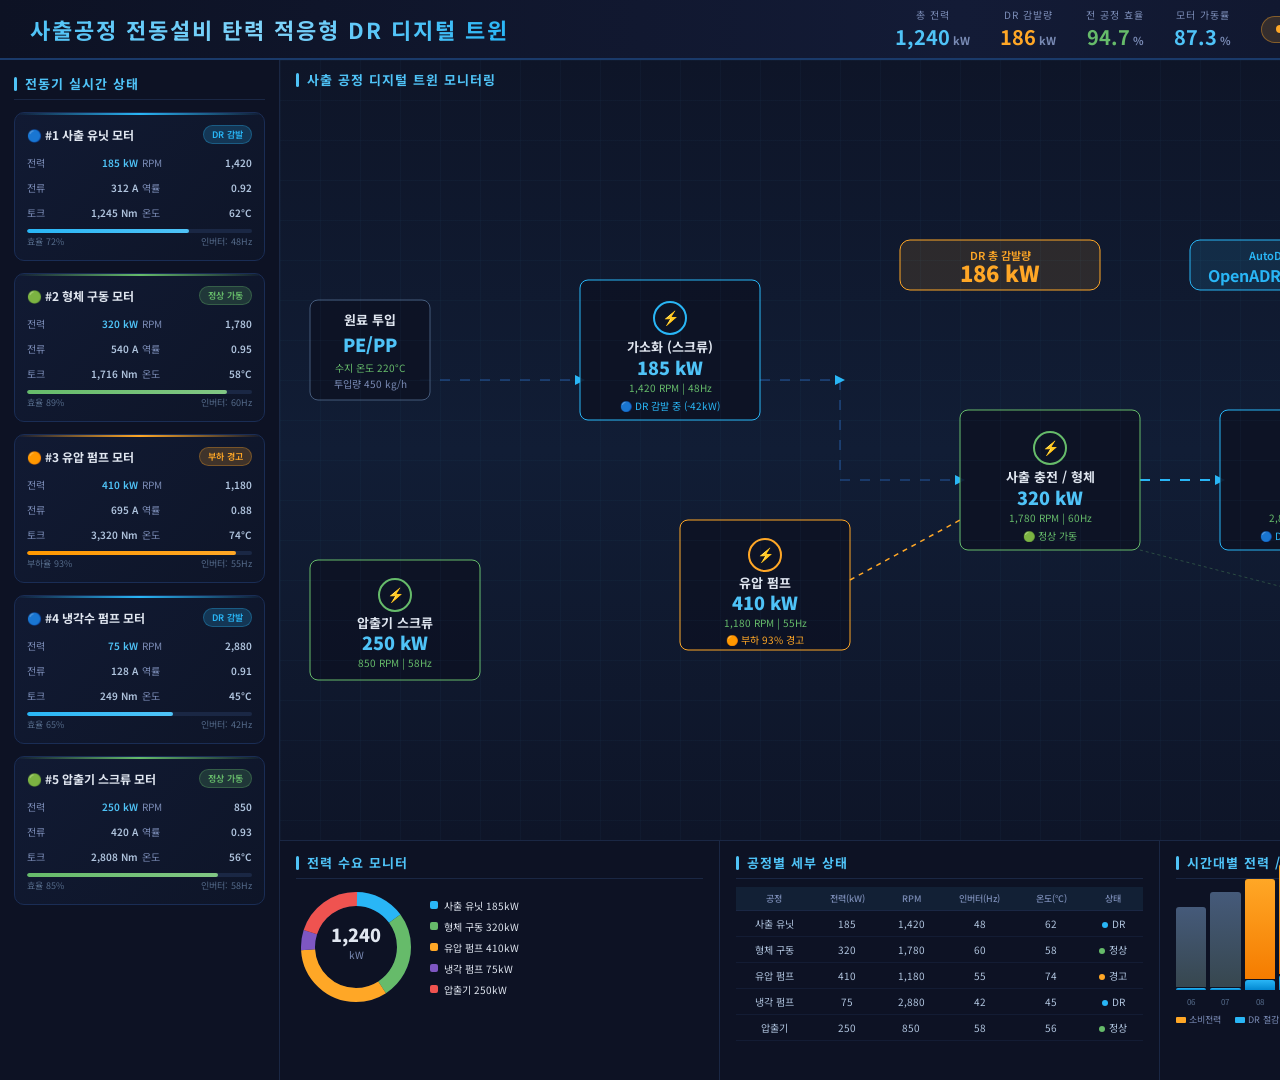
<file: digital_twin_v3.html>
<!DOCTYPE html>
<html lang="ko">
<head>
<meta charset="UTF-8">
<meta name="viewport" content="width=device-width, initial-scale=1.0">
<title>사출공정 전동설비 탄력 적응형 DR 디지털 트윈</title>
<style>
  @import url('https://fonts.googleapis.com/css2?family=Noto+Sans+KR:wght@300;400;500;700;900&display=swap');

  * { margin: 0; padding: 0; box-sizing: border-box; }

  body {
    font-family: 'Noto Sans KR', sans-serif;
    background: #0a0e1a;
    color: #e0e6f0;
    overflow: hidden;
    width: 1920px;
    height: 1080px;
  }

  /* ===== HEADER ===== */
  .header {
    display: flex;
    align-items: center;
    justify-content: space-between;
    padding: 10px 30px;
    background: linear-gradient(90deg, #0d1224 0%, #131b36 50%, #0d1224 100%);
    border-bottom: 2px solid #1a3a6a;
    height: 60px;
  }
  .header-title {
    font-size: 22px;
    font-weight: 700;
    letter-spacing: 2px;
    background: linear-gradient(90deg, #4fc3f7, #81d4fa, #29b6f6);
    -webkit-background-clip: text;
    -webkit-text-fill-color: transparent;
  }
  .header-stats {
    display: flex;
    gap: 30px;
    align-items: center;
  }
  .header-stat {
    text-align: center;
  }
  .header-stat .label {
    font-size: 10px;
    color: #7a8bb5;
    text-transform: uppercase;
    letter-spacing: 1px;
  }
  .header-stat .value {
    font-size: 20px;
    font-weight: 700;
  }
  .header-stat .value.blue { color: #4fc3f7; }
  .header-stat .value.green { color: #66bb6a; }
  .header-stat .value.orange { color: #ffa726; }
  .header-stat .value.red { color: #ef5350; }
  .header-stat .unit { font-size: 11px; color: #7a8bb5; }
  .header-icons {
    display: flex;
    gap: 12px;
  }
  .header-icon {
    width: 32px; height: 32px;
    border-radius: 6px;
    background: rgba(79,195,247,0.1);
    border: 1px solid rgba(79,195,247,0.3);
    display: flex; align-items: center; justify-content: center;
    font-size: 14px;
    cursor: pointer;
  }
  .dr-badge {
    display: flex; align-items: center; gap: 8px;
    background: rgba(255,167,38,0.15);
    border: 1px solid rgba(255,167,38,0.4);
    border-radius: 20px;
    padding: 4px 14px;
    font-size: 12px;
    font-weight: 600;
    color: #ffa726;
  }
  .dr-badge .dot {
    width: 8px; height: 8px;
    background: #ffa726;
    border-radius: 50%;
    animation: pulse 1.5s infinite;
  }
  @keyframes pulse {
    0%, 100% { opacity: 1; }
    50% { opacity: 0.3; }
  }

  /* ===== MAIN LAYOUT ===== */
  .main {
    display: grid;
    grid-template-columns: 280px 1fr 320px;
    grid-template-rows: 1fr;
    gap: 0;
    height: calc(1080px - 60px);
  }

  /* ===== LEFT PANEL ===== */
  .left-panel {
    background: #0d1224;
    border-right: 1px solid #1a2744;
    padding: 14px;
    display: flex;
    flex-direction: column;
    gap: 12px;
    overflow: hidden;
  }

  .panel-title {
    font-size: 13px;
    font-weight: 700;
    color: #4fc3f7;
    padding-bottom: 6px;
    border-bottom: 1px solid #1a2744;
    display: flex;
    align-items: center;
    gap: 8px;
    letter-spacing: 1px;
  }
  .panel-title::before {
    content: '';
    width: 3px; height: 14px;
    background: #4fc3f7;
    border-radius: 2px;
  }

  /* Motor Cards */
  .motor-card {
    background: linear-gradient(135deg, #111a33 0%, #0e1528 100%);
    border: 1px solid #1a2d55;
    border-radius: 10px;
    padding: 12px;
    position: relative;
    overflow: hidden;
  }
  .motor-card::before {
    content: '';
    position: absolute;
    top: 0; left: 0; right: 0;
    height: 2px;
  }
  .motor-card.normal::before { background: linear-gradient(90deg, transparent, #66bb6a, transparent); }
  .motor-card.warning::before { background: linear-gradient(90deg, transparent, #ffa726, transparent); }
  .motor-card.dr-active::before { background: linear-gradient(90deg, transparent, #29b6f6, transparent); }

  .motor-header {
    display: flex;
    justify-content: space-between;
    align-items: center;
    margin-bottom: 8px;
  }
  .motor-name {
    font-size: 12px;
    font-weight: 700;
    color: #e0e6f0;
  }
  .motor-status {
    font-size: 9px;
    padding: 2px 8px;
    border-radius: 10px;
    font-weight: 600;
  }
  .motor-status.running { background: rgba(102,187,106,0.2); color: #66bb6a; border: 1px solid rgba(102,187,106,0.3); }
  .motor-status.dr-mode { background: rgba(41,182,246,0.2); color: #29b6f6; border: 1px solid rgba(41,182,246,0.3); }
  .motor-status.warning { background: rgba(255,167,38,0.2); color: #ffa726; border: 1px solid rgba(255,167,38,0.3); }

  .motor-metrics {
    display: grid;
    grid-template-columns: 1fr 1fr;
    gap: 4px;
  }
  .motor-metric {
    display: flex;
    justify-content: space-between;
    font-size: 10px;
    padding: 3px 0;
  }
  .motor-metric .label { color: #7a8bb5; }
  .motor-metric .val { font-weight: 600; color: #b0c4de; }
  .motor-metric .val.highlight { color: #4fc3f7; }

  .motor-bar {
    margin-top: 6px;
    height: 4px;
    background: #1a2744;
    border-radius: 2px;
    overflow: hidden;
  }
  .motor-bar-fill {
    height: 100%;
    border-radius: 2px;
    transition: width 0.5s;
  }
  .motor-bar-fill.green { background: linear-gradient(90deg, #66bb6a, #81c784); }
  .motor-bar-fill.blue { background: linear-gradient(90deg, #29b6f6, #4fc3f7); }
  .motor-bar-fill.orange { background: linear-gradient(90deg, #ff9800, #ffa726); }

  .motor-bar-label {
    display: flex;
    justify-content: space-between;
    font-size: 9px;
    color: #556b8a;
    margin-top: 2px;
  }

  /* ===== CENTER PANEL ===== */
  .center-panel {
    display: flex;
    flex-direction: column;
    position: relative;
  }

  /* Process Visualization */
  .process-viz {
    flex: 1;
    position: relative;
    background: linear-gradient(180deg, #0e1528 0%, #111d35 50%, #0e1528 100%);
    overflow: hidden;
  }

  .process-label {
    position: absolute;
    top: 10px;
    left: 16px;
    font-size: 13px;
    font-weight: 700;
    color: #4fc3f7;
    letter-spacing: 1px;
    display: flex; align-items: center; gap: 8px;
  }
  .process-label::before {
    content: '';
    width: 3px; height: 14px;
    background: #4fc3f7;
    border-radius: 2px;
  }

  /* Process Flow SVG */
  .process-svg {
    width: 100%;
    height: 100%;
  }

  /* Bottom Stats */
  .bottom-stats {
    height: 240px;
    display: grid;
    grid-template-columns: 1fr 1fr 1fr;
    gap: 0;
    border-top: 1px solid #1a2744;
  }
  .bottom-panel {
    padding: 12px 16px;
    border-right: 1px solid #1a2744;
    background: #0d1224;
  }
  .bottom-panel:last-child { border-right: none; }

  /* Power Donut */
  .donut-container {
    display: flex;
    align-items: center;
    gap: 14px;
    margin-top: 8px;
  }
  .donut-svg { width: 120px; height: 120px; }
  .donut-legend {
    display: flex;
    flex-direction: column;
    gap: 6px;
  }
  .legend-item {
    display: flex;
    align-items: center;
    gap: 6px;
    font-size: 10px;
  }
  .legend-dot {
    width: 8px; height: 8px;
    border-radius: 2px;
  }

  /* Process Table */
  .process-table {
    width: 100%;
    border-collapse: collapse;
    margin-top: 8px;
    font-size: 10px;
  }
  .process-table th {
    background: rgba(79,195,247,0.08);
    color: #7a8bb5;
    font-weight: 500;
    padding: 5px 6px;
    text-align: center;
    border-bottom: 1px solid #1a2744;
    font-size: 9px;
  }
  .process-table td {
    padding: 5px 6px;
    text-align: center;
    border-bottom: 1px solid rgba(26,39,68,0.5);
    color: #b0c4de;
  }
  .process-table tr:hover { background: rgba(79,195,247,0.03); }
  .td-status {
    display: inline-block;
    width: 6px; height: 6px;
    border-radius: 50%;
    margin-right: 4px;
  }
  .td-status.green { background: #66bb6a; }
  .td-status.blue { background: #29b6f6; }
  .td-status.orange { background: #ffa726; }

  /* Time chart */
  .time-chart {
    margin-top: 8px;
    display: flex;
    align-items: flex-end;
    gap: 4px;
    height: 140px;
    padding-bottom: 20px;
    position: relative;
  }
  .time-bar-group {
    flex: 1;
    display: flex;
    flex-direction: column;
    align-items: center;
    gap: 2px;
  }
  .time-bar {
    width: 100%;
    border-radius: 3px 3px 0 0;
    min-height: 2px;
  }
  .time-bar.consumption { background: linear-gradient(180deg, #ffa726, #f57c00); }
  .time-bar.dr-save { background: linear-gradient(180deg, #29b6f6, #0288d1); }
  .time-bar.baseline { background: linear-gradient(180deg, #455a7a, #37474f); }
  .time-label {
    font-size: 8px;
    color: #556b8a;
    margin-top: 4px;
  }
  .time-bars-stack {
    display: flex;
    flex-direction: column;
    align-items: center;
    width: 100%;
    gap: 1px;
  }

  /* ===== RIGHT PANEL ===== */
  .right-panel {
    background: #0d1224;
    border-left: 1px solid #1a2744;
    padding: 14px;
    display: flex;
    flex-direction: column;
    gap: 12px;
    overflow: hidden;
  }

  /* AI Prediction */
  .ai-chart {
    height: 120px;
    position: relative;
    margin-top: 6px;
  }
  .ai-chart svg { width: 100%; height: 100%; }

  /* DR Status */
  .dr-status-card {
    background: linear-gradient(135deg, #111a33, #0e1528);
    border: 1px solid #1a2d55;
    border-radius: 10px;
    padding: 14px;
  }
  .dr-big-number {
    font-size: 36px;
    font-weight: 900;
    background: linear-gradient(135deg, #29b6f6, #4fc3f7);
    -webkit-background-clip: text;
    -webkit-text-fill-color: transparent;
    line-height: 1;
  }
  .dr-target-row {
    display: flex;
    justify-content: space-between;
    align-items: center;
    margin-top: 8px;
    padding-top: 8px;
    border-top: 1px solid #1a2744;
  }
  .dr-target-label { font-size: 11px; color: #7a8bb5; }
  .dr-target-val { font-size: 14px; font-weight: 700; color: #ffa726; }

  .dr-progress-bar {
    height: 8px;
    background: #1a2744;
    border-radius: 4px;
    overflow: hidden;
    margin-top: 8px;
  }
  .dr-progress-fill {
    height: 100%;
    background: linear-gradient(90deg, #29b6f6, #4fc3f7);
    border-radius: 4px;
    width: 68%;
  }

  /* Inverter Control */
  .inverter-grid {
    display: grid;
    grid-template-columns: 1fr 1fr;
    gap: 8px;
    margin-top: 8px;
  }
  .inverter-card {
    background: rgba(17,26,51,0.8);
    border: 1px solid #1a2d55;
    border-radius: 8px;
    padding: 10px;
    text-align: center;
  }
  .inverter-card .inv-label {
    font-size: 9px;
    color: #556b8a;
    margin-bottom: 4px;
  }
  .inverter-card .inv-value {
    font-size: 18px;
    font-weight: 700;
  }
  .inverter-card .inv-unit {
    font-size: 9px;
    color: #7a8bb5;
  }

  /* OpenADR */
  .adr-timeline {
    margin-top: 8px;
    display: flex;
    flex-direction: column;
    gap: 6px;
  }
  .adr-event {
    display: flex;
    align-items: center;
    gap: 8px;
    padding: 6px 10px;
    background: rgba(17,26,51,0.6);
    border-radius: 6px;
    border-left: 3px solid;
    font-size: 10px;
  }
  .adr-event.active { border-left-color: #ffa726; background: rgba(255,167,38,0.08); }
  .adr-event.scheduled { border-left-color: #29b6f6; }
  .adr-event.completed { border-left-color: #66bb6a; }
  .adr-event .adr-time {
    font-weight: 600;
    color: #b0c4de;
    min-width: 50px;
  }
  .adr-event .adr-desc { color: #7a8bb5; }

  /* Quality Panel */
  .quality-grid {
    display: grid;
    grid-template-columns: 1fr 1fr 1fr;
    gap: 6px;
    margin-top: 8px;
  }
  .quality-item {
    text-align: center;
    padding: 8px;
    background: rgba(17,26,51,0.6);
    border-radius: 6px;
    border: 1px solid #1a2d55;
  }
  .quality-item .q-val {
    font-size: 16px;
    font-weight: 700;
    color: #66bb6a;
  }
  .quality-item .q-label {
    font-size: 9px;
    color: #556b8a;
    margin-top: 2px;
  }

  /* Grid lines background effect */
  .grid-bg {
    position: absolute;
    inset: 0;
    background-image:
      linear-gradient(rgba(79,195,247,0.03) 1px, transparent 1px),
      linear-gradient(90deg, rgba(79,195,247,0.03) 1px, transparent 1px);
    background-size: 40px 40px;
    pointer-events: none;
  }

  /* Flow animation */
  @keyframes flowRight {
    from { stroke-dashoffset: 20; }
    to { stroke-dashoffset: 0; }
  }
  .flow-line {
    stroke-dasharray: 10 10;
    animation: flowRight 1s linear infinite;
  }

  /* Glow effects */
  .glow-green { filter: drop-shadow(0 0 4px rgba(102,187,106,0.5)); }
  .glow-blue { filter: drop-shadow(0 0 4px rgba(41,182,246,0.5)); }
  .glow-orange { filter: drop-shadow(0 0 4px rgba(255,167,38,0.5)); }

  /* Node labels in process */
  .node-box {
    fill: rgba(13,18,36,0.9);
    stroke: #1a3a6a;
    stroke-width: 1;
    rx: 8;
  }
  .node-title { font-size: 13px; font-weight: 700; fill: #e0e6f0; font-family: 'Noto Sans KR', sans-serif; }
  .node-value { font-size: 18px; font-weight: 900; fill: #4fc3f7; font-family: 'Noto Sans KR', sans-serif; }
  .node-unit { font-size: 10px; fill: #7a8bb5; font-family: 'Noto Sans KR', sans-serif; }
  .node-sub { font-size: 10px; fill: #66bb6a; font-family: 'Noto Sans KR', sans-serif; }

  .motor-icon-svg {
    animation: spin 3s linear infinite;
    transform-origin: center;
  }
  @keyframes spin {
    from { transform: rotate(0deg); }
    to { transform: rotate(360deg); }
  }
</style>
</head>
<body>

<!-- ===== HEADER ===== -->
<div class="header">
  <div class="header-title">사출공정 전동설비 탄력 적응형 DR 디지털 트윈</div>
  <div class="header-stats">
    <div class="header-stat">
      <div class="label">총 전력</div>
      <div class="value blue">1,240<span class="unit"> kW</span></div>
    </div>
    <div class="header-stat">
      <div class="label">DR 감발량</div>
      <div class="value orange">186<span class="unit"> kW</span></div>
    </div>
    <div class="header-stat">
      <div class="label">전 공정 효율</div>
      <div class="value green">94.7<span class="unit"> %</span></div>
    </div>
    <div class="header-stat">
      <div class="label">모터 가동률</div>
      <div class="value blue">87.3<span class="unit"> %</span></div>
    </div>
    <div class="dr-badge">
      <div class="dot"></div>
      DR 이벤트 활성
    </div>
  </div>
  <div class="header-icons">
    <div class="header-icon">⚙</div>
    <div class="header-icon">🔔</div>
    <div class="header-icon">👤</div>
  </div>
</div>

<!-- ===== MAIN ===== -->
<div class="main">

  <!-- LEFT PANEL: Motor Status -->
  <div class="left-panel">
    <div class="panel-title">전동기 실시간 상태</div>

    <!-- Motor 1: 사출 유닛 모터 -->
    <div class="motor-card dr-active">
      <div class="motor-header">
        <div class="motor-name">🔵 #1 사출 유닛 모터</div>
        <div class="motor-status dr-mode">DR 감발</div>
      </div>
      <div class="motor-metrics">
        <div class="motor-metric"><span class="label">전력</span><span class="val highlight">185 kW</span></div>
        <div class="motor-metric"><span class="label">RPM</span><span class="val">1,420</span></div>
        <div class="motor-metric"><span class="label">전류</span><span class="val">312 A</span></div>
        <div class="motor-metric"><span class="label">역률</span><span class="val">0.92</span></div>
        <div class="motor-metric"><span class="label">토크</span><span class="val">1,245 Nm</span></div>
        <div class="motor-metric"><span class="label">온도</span><span class="val">62°C</span></div>
      </div>
      <div class="motor-bar"><div class="motor-bar-fill blue" style="width:72%"></div></div>
      <div class="motor-bar-label"><span>효율 72%</span><span>인버터: 48Hz</span></div>
    </div>

    <!-- Motor 2: 형체 구동 모터 -->
    <div class="motor-card normal">
      <div class="motor-header">
        <div class="motor-name">🟢 #2 형체 구동 모터</div>
        <div class="motor-status running">정상 가동</div>
      </div>
      <div class="motor-metrics">
        <div class="motor-metric"><span class="label">전력</span><span class="val highlight">320 kW</span></div>
        <div class="motor-metric"><span class="label">RPM</span><span class="val">1,780</span></div>
        <div class="motor-metric"><span class="label">전류</span><span class="val">540 A</span></div>
        <div class="motor-metric"><span class="label">역률</span><span class="val">0.95</span></div>
        <div class="motor-metric"><span class="label">토크</span><span class="val">1,716 Nm</span></div>
        <div class="motor-metric"><span class="label">온도</span><span class="val">58°C</span></div>
      </div>
      <div class="motor-bar"><div class="motor-bar-fill green" style="width:89%"></div></div>
      <div class="motor-bar-label"><span>효율 89%</span><span>인버터: 60Hz</span></div>
    </div>

    <!-- Motor 3: 유압 펌프 모터 -->
    <div class="motor-card warning">
      <div class="motor-header">
        <div class="motor-name">🟠 #3 유압 펌프 모터</div>
        <div class="motor-status warning">부하 경고</div>
      </div>
      <div class="motor-metrics">
        <div class="motor-metric"><span class="label">전력</span><span class="val highlight">410 kW</span></div>
        <div class="motor-metric"><span class="label">RPM</span><span class="val">1,180</span></div>
        <div class="motor-metric"><span class="label">전류</span><span class="val">695 A</span></div>
        <div class="motor-metric"><span class="label">역률</span><span class="val">0.88</span></div>
        <div class="motor-metric"><span class="label">토크</span><span class="val">3,320 Nm</span></div>
        <div class="motor-metric"><span class="label">온도</span><span class="val">74°C</span></div>
      </div>
      <div class="motor-bar"><div class="motor-bar-fill orange" style="width:93%"></div></div>
      <div class="motor-bar-label"><span>부하율 93%</span><span>인버터: 55Hz</span></div>
    </div>

    <!-- Motor 4: 냉각 펌프 모터 -->
    <div class="motor-card dr-active">
      <div class="motor-header">
        <div class="motor-name">🔵 #4 냉각수 펌프 모터</div>
        <div class="motor-status dr-mode">DR 감발</div>
      </div>
      <div class="motor-metrics">
        <div class="motor-metric"><span class="label">전력</span><span class="val highlight">75 kW</span></div>
        <div class="motor-metric"><span class="label">RPM</span><span class="val">2,880</span></div>
        <div class="motor-metric"><span class="label">전류</span><span class="val">128 A</span></div>
        <div class="motor-metric"><span class="label">역률</span><span class="val">0.91</span></div>
        <div class="motor-metric"><span class="label">토크</span><span class="val">249 Nm</span></div>
        <div class="motor-metric"><span class="label">온도</span><span class="val">45°C</span></div>
      </div>
      <div class="motor-bar"><div class="motor-bar-fill blue" style="width:65%"></div></div>
      <div class="motor-bar-label"><span>효율 65%</span><span>인버터: 42Hz</span></div>
    </div>

    <!-- Motor 5: 압출기 모터 -->
    <div class="motor-card normal">
      <div class="motor-header">
        <div class="motor-name">🟢 #5 압출기 스크류 모터</div>
        <div class="motor-status running">정상 가동</div>
      </div>
      <div class="motor-metrics">
        <div class="motor-metric"><span class="label">전력</span><span class="val highlight">250 kW</span></div>
        <div class="motor-metric"><span class="label">RPM</span><span class="val">850</span></div>
        <div class="motor-metric"><span class="label">전류</span><span class="val">420 A</span></div>
        <div class="motor-metric"><span class="label">역률</span><span class="val">0.93</span></div>
        <div class="motor-metric"><span class="label">토크</span><span class="val">2,808 Nm</span></div>
        <div class="motor-metric"><span class="label">온도</span><span class="val">56°C</span></div>
      </div>
      <div class="motor-bar"><div class="motor-bar-fill green" style="width:85%"></div></div>
      <div class="motor-bar-label"><span>효율 85%</span><span>인버터: 58Hz</span></div>
    </div>
  </div>

  <!-- CENTER PANEL -->
  <div class="center-panel">
    <!-- Process Visualization -->
    <div class="process-viz">
      <div class="grid-bg"></div>
      <div class="process-label">사출 공정 디지털 트윈 모니터링</div>

      <svg class="process-svg" viewBox="0 0 1320 540">
        <!-- Flow lines connecting processes -->
        <line x1="140" y1="200" x2="300" y2="200" stroke="#1a3a6a" stroke-width="2" class="flow-line"/>
        <line x1="480" y1="200" x2="560" y2="200" stroke="#1a3a6a" stroke-width="2" class="flow-line"/>
        <line x1="560" y1="200" x2="560" y2="300" stroke="#1a3a6a" stroke-width="2" class="flow-line"/>
        <line x1="560" y1="300" x2="680" y2="300" stroke="#1a3a6a" stroke-width="2" class="flow-line"/>
        <line x1="860" y1="300" x2="940" y2="300" stroke="#29b6f6" stroke-width="2" class="flow-line"/>
        <line x1="1120" y1="300" x2="1200" y2="200" stroke="#1a3a6a" stroke-width="2" class="flow-line"/>

        <!-- Arrows -->
        <polygon points="295,195 305,200 295,205" fill="#29b6f6"/>
        <polygon points="555,195 565,200 555,205" fill="#29b6f6"/>
        <polygon points="675,295 685,300 675,305" fill="#29b6f6"/>
        <polygon points="935,295 945,300 935,305" fill="#29b6f6"/>

        <!-- ===== 원료 투입 ===== -->
        <g transform="translate(30,120)">
          <rect class="node-box" x="0" y="0" width="120" height="100" style="stroke: #455a7a;"/>
          <text class="node-title" x="60" y="25" text-anchor="middle">원료 투입</text>
          <text class="node-value" x="60" y="52" text-anchor="middle">PE/PP</text>
          <text class="node-sub" x="60" y="72" text-anchor="middle">수지 온도 220°C</text>
          <text class="node-unit" x="60" y="88" text-anchor="middle">투입량 450 kg/h</text>
        </g>

        <!-- ===== 가소화 (스크류) ===== -->
        <g transform="translate(300,100)">
          <rect class="node-box" x="0" y="0" width="180" height="140" style="stroke: #29b6f6;"/>
          <!-- Motor icon -->
          <circle cx="90" cy="38" r="16" fill="none" stroke="#29b6f6" stroke-width="2"/>
          <text x="90" y="43" text-anchor="middle" font-size="14" fill="#29b6f6">⚡</text>
          <text class="node-title" x="90" y="72" text-anchor="middle">가소화 (스크류)</text>
          <text class="node-value" x="90" y="95" text-anchor="middle">185 kW</text>
          <text class="node-sub" x="90" y="112" text-anchor="middle">1,420 RPM | 48Hz</text>
          <text x="90" y="130" text-anchor="middle" font-size="10" fill="#29b6f6" font-family="Noto Sans KR">🔵 DR 감발 중 (-42kW)</text>
        </g>

        <!-- ===== 사출 충전 ===== -->
        <g transform="translate(680,230)">
          <rect class="node-box" x="0" y="0" width="180" height="140" style="stroke: #66bb6a;"/>
          <circle cx="90" cy="38" r="16" fill="none" stroke="#66bb6a" stroke-width="2"/>
          <text x="90" y="43" text-anchor="middle" font-size="14" fill="#66bb6a">⚡</text>
          <text class="node-title" x="90" y="72" text-anchor="middle">사출 충전 / 형체</text>
          <text class="node-value" x="90" y="95" text-anchor="middle">320 kW</text>
          <text class="node-sub" x="90" y="112" text-anchor="middle">1,780 RPM | 60Hz</text>
          <text x="90" y="130" text-anchor="middle" font-size="10" fill="#66bb6a" font-family="Noto Sans KR">🟢 정상 가동</text>
        </g>

        <!-- ===== 유압 시스템 ===== -->
        <g transform="translate(400,340)">
          <rect class="node-box" x="0" y="0" width="170" height="130" style="stroke: #ffa726;"/>
          <circle cx="85" cy="35" r="16" fill="none" stroke="#ffa726" stroke-width="2"/>
          <text x="85" y="40" text-anchor="middle" font-size="14" fill="#ffa726">⚡</text>
          <text class="node-title" x="85" y="68" text-anchor="middle">유압 펌프</text>
          <text class="node-value" x="85" y="90" text-anchor="middle">410 kW</text>
          <text class="node-sub" x="85" y="107" text-anchor="middle">1,180 RPM | 55Hz</text>
          <text x="85" y="124" text-anchor="middle" font-size="10" fill="#ffa726" font-family="Noto Sans KR">🟠 부하 93% 경고</text>
        </g>
        <!-- line from hydraulic to injection -->
        <line x1="570" y1="400" x2="680" y2="340" stroke="#ffa726" stroke-width="1.5" stroke-dasharray="5 5"/>

        <!-- ===== 보압 / 냉각 ===== -->
        <g transform="translate(940,230)">
          <rect class="node-box" x="0" y="0" width="180" height="140" style="stroke: #29b6f6;"/>
          <circle cx="90" cy="38" r="16" fill="none" stroke="#29b6f6" stroke-width="2"/>
          <text x="90" y="43" text-anchor="middle" font-size="14" fill="#29b6f6">⚡</text>
          <text class="node-title" x="90" y="72" text-anchor="middle">보압 / 냉각</text>
          <text class="node-value" x="90" y="95" text-anchor="middle">75 kW</text>
          <text class="node-sub" x="90" y="112" text-anchor="middle">2,880 RPM | 42Hz</text>
          <text x="90" y="130" text-anchor="middle" font-size="10" fill="#29b6f6" font-family="Noto Sans KR">🔵 DR 감발 중 (-28kW)</text>
        </g>

        <!-- ===== 제품 취출 ===== -->
        <g transform="translate(1180,130)">
          <rect class="node-box" x="0" y="0" width="120" height="100" style="stroke: #455a7a;"/>
          <text class="node-title" x="60" y="25" text-anchor="middle">제품 취출</text>
          <text class="node-value" x="60" y="52" text-anchor="middle">OK</text>
          <text class="node-sub" x="60" y="72" text-anchor="middle">사이클 32s</text>
          <text class="node-unit" x="60" y="88" text-anchor="middle">불량률 0.3%</text>
        </g>

        <!-- ===== 압출기 (별도 라인) ===== -->
        <g transform="translate(30,380)">
          <rect class="node-box" x="0" y="0" width="170" height="120" style="stroke: #66bb6a;"/>
          <circle cx="85" cy="35" r="16" fill="none" stroke="#66bb6a" stroke-width="2"/>
          <text x="85" y="40" text-anchor="middle" font-size="14" fill="#66bb6a">⚡</text>
          <text class="node-title" x="85" y="68" text-anchor="middle">압출기 스크류</text>
          <text class="node-value" x="85" y="90" text-anchor="middle">250 kW</text>
          <text class="node-sub" x="85" y="107" text-anchor="middle">850 RPM | 58Hz</text>
        </g>

        <!-- DR 감발 총량 표시 -->
        <g transform="translate(620,60)">
          <rect x="0" y="0" width="200" height="50" rx="10" fill="rgba(255,167,38,0.12)" stroke="#ffa726" stroke-width="1"/>
          <text x="100" y="20" text-anchor="middle" font-size="11" fill="#ffa726" font-weight="600" font-family="Noto Sans KR">DR 총 감발량</text>
          <text x="100" y="42" text-anchor="middle" font-size="22" fill="#ffa726" font-weight="900" font-family="Noto Sans KR">186 kW</text>
        </g>

        <!-- 인버터 제어 신호 표시 -->
        <g transform="translate(910,60)">
          <rect x="0" y="0" width="180" height="50" rx="10" fill="rgba(41,182,246,0.12)" stroke="#29b6f6" stroke-width="1"/>
          <text x="90" y="20" text-anchor="middle" font-size="11" fill="#29b6f6" font-weight="600" font-family="Noto Sans KR">AutoDR 신호</text>
          <text x="90" y="42" text-anchor="middle" font-size="16" fill="#29b6f6" font-weight="700" font-family="Noto Sans KR">OpenADR 2.0b 연동</text>
        </g>

        <!-- Edge System 표시 -->
        <g transform="translate(1130,400)">
          <rect x="0" y="0" width="160" height="80" rx="8" fill="rgba(102,187,106,0.08)" stroke="#66bb6a" stroke-width="1"/>
          <text x="80" y="22" text-anchor="middle" font-size="11" fill="#66bb6a" font-weight="600" font-family="Noto Sans KR">엣지 시스템</text>
          <text x="80" y="42" text-anchor="middle" font-size="10" fill="#7a8bb5" font-family="Noto Sans KR">데이터 수집 주기: 1s</text>
          <text x="80" y="58" text-anchor="middle" font-size="10" fill="#7a8bb5" font-family="Noto Sans KR">인버터 API 연동</text>
          <text x="80" y="74" text-anchor="middle" font-size="10" fill="#66bb6a" font-family="Noto Sans KR">● 연결됨 (5/5)</text>
        </g>
        <!-- lines from edge to motors -->
        <line x1="1130" y1="440" x2="1030" y2="370" stroke="rgba(102,187,106,0.3)" stroke-width="1" stroke-dasharray="3 3"/>
        <line x1="1130" y1="440" x2="860" y2="370" stroke="rgba(102,187,106,0.3)" stroke-width="1" stroke-dasharray="3 3"/>

      </svg>
    </div>

    <!-- Bottom Stats -->
    <div class="bottom-stats">
      <!-- Power Donut -->
      <div class="bottom-panel">
        <div class="panel-title">전력 수요 모니터</div>
        <div class="donut-container">
          <svg class="donut-svg" viewBox="0 0 120 120">
            <circle cx="60" cy="60" r="48" fill="none" stroke="#1a2744" stroke-width="14"/>
            <!-- 사출 유닛: 185kW = 14.9% -->
            <circle cx="60" cy="60" r="48" fill="none" stroke="#29b6f6" stroke-width="14"
              stroke-dasharray="45 256" stroke-dashoffset="0" transform="rotate(-90 60 60)"/>
            <!-- 형체: 320kW = 25.8% -->
            <circle cx="60" cy="60" r="48" fill="none" stroke="#66bb6a" stroke-width="14"
              stroke-dasharray="78 223" stroke-dashoffset="-45" transform="rotate(-90 60 60)"/>
            <!-- 유압: 410kW = 33.1% -->
            <circle cx="60" cy="60" r="48" fill="none" stroke="#ffa726" stroke-width="14"
              stroke-dasharray="100 201" stroke-dashoffset="-123" transform="rotate(-90 60 60)"/>
            <!-- 냉각: 75kW = 6% -->
            <circle cx="60" cy="60" r="48" fill="none" stroke="#7e57c2" stroke-width="14"
              stroke-dasharray="18 283" stroke-dashoffset="-223" transform="rotate(-90 60 60)"/>
            <!-- 압출기: 250kW = 20.2% -->
            <circle cx="60" cy="60" r="48" fill="none" stroke="#ef5350" stroke-width="14"
              stroke-dasharray="61 240" stroke-dashoffset="-241" transform="rotate(-90 60 60)"/>
            <!-- Center text -->
            <text x="60" y="55" text-anchor="middle" font-size="18" font-weight="900" fill="#e0e6f0" font-family="Noto Sans KR">1,240</text>
            <text x="60" y="72" text-anchor="middle" font-size="10" fill="#7a8bb5" font-family="Noto Sans KR">kW</text>
          </svg>
          <div class="donut-legend">
            <div class="legend-item"><div class="legend-dot" style="background:#29b6f6"></div><span>사출 유닛 185kW</span></div>
            <div class="legend-item"><div class="legend-dot" style="background:#66bb6a"></div><span>형체 구동 320kW</span></div>
            <div class="legend-item"><div class="legend-dot" style="background:#ffa726"></div><span>유압 펌프 410kW</span></div>
            <div class="legend-item"><div class="legend-dot" style="background:#7e57c2"></div><span>냉각 펌프 75kW</span></div>
            <div class="legend-item"><div class="legend-dot" style="background:#ef5350"></div><span>압출기 250kW</span></div>
          </div>
        </div>
      </div>

      <!-- Process Detail Table -->
      <div class="bottom-panel">
        <div class="panel-title">공정별 세부 상태</div>
        <table class="process-table">
          <thead>
            <tr>
              <th>공정</th>
              <th>전력(kW)</th>
              <th>RPM</th>
              <th>인버터(Hz)</th>
              <th>온도(°C)</th>
              <th>상태</th>
            </tr>
          </thead>
          <tbody>
            <tr>
              <td>사출 유닛</td>
              <td>185</td>
              <td>1,420</td>
              <td>48</td>
              <td>62</td>
              <td><span class="td-status blue"></span>DR</td>
            </tr>
            <tr>
              <td>형체 구동</td>
              <td>320</td>
              <td>1,780</td>
              <td>60</td>
              <td>58</td>
              <td><span class="td-status green"></span>정상</td>
            </tr>
            <tr>
              <td>유압 펌프</td>
              <td>410</td>
              <td>1,180</td>
              <td>55</td>
              <td>74</td>
              <td><span class="td-status orange"></span>경고</td>
            </tr>
            <tr>
              <td>냉각 펌프</td>
              <td>75</td>
              <td>2,880</td>
              <td>42</td>
              <td>45</td>
              <td><span class="td-status blue"></span>DR</td>
            </tr>
            <tr>
              <td>압출기</td>
              <td>250</td>
              <td>850</td>
              <td>58</td>
              <td>56</td>
              <td><span class="td-status green"></span>정상</td>
            </tr>
          </tbody>
        </table>
      </div>

      <!-- Time Chart -->
      <div class="bottom-panel">
        <div class="panel-title">시간대별 전력 / DR 절감</div>
        <div class="time-chart">
          <div class="time-bar-group"><div class="time-bars-stack"><div class="time-bar baseline" style="height:80px;width:100%"></div><div class="time-bar dr-save" style="height:0px;width:100%"></div></div><div class="time-label">06</div></div>
          <div class="time-bar-group"><div class="time-bars-stack"><div class="time-bar baseline" style="height:95px;width:100%"></div><div class="time-bar dr-save" style="height:0px;width:100%"></div></div><div class="time-label">07</div></div>
          <div class="time-bar-group"><div class="time-bars-stack"><div class="time-bar consumption" style="height:100px;width:100%"></div><div class="time-bar dr-save" style="height:10px;width:100%"></div></div><div class="time-label">08</div></div>
          <div class="time-bar-group"><div class="time-bars-stack"><div class="time-bar consumption" style="height:110px;width:100%"></div><div class="time-bar dr-save" style="height:15px;width:100%"></div></div><div class="time-label">09</div></div>
          <div class="time-bar-group"><div class="time-bars-stack"><div class="time-bar consumption" style="height:105px;width:100%"></div><div class="time-bar dr-save" style="height:20px;width:100%"></div></div><div class="time-label">10</div></div>
          <div class="time-bar-group"><div class="time-bars-stack"><div class="time-bar consumption" style="height:112px;width:100%"></div><div class="time-bar dr-save" style="height:22px;width:100%"></div></div><div class="time-label">11</div></div>
          <div class="time-bar-group"><div class="time-bars-stack"><div class="time-bar consumption" style="height:90px;width:100%"></div><div class="time-bar dr-save" style="height:8px;width:100%"></div></div><div class="time-label">12</div></div>
          <div class="time-bar-group"><div class="time-bars-stack"><div class="time-bar consumption" style="height:115px;width:100%"></div><div class="time-bar dr-save" style="height:25px;width:100%"></div></div><div class="time-label">13</div></div>
          <div class="time-bar-group"><div class="time-bars-stack"><div class="time-bar consumption" style="height:108px;width:100%"></div><div class="time-bar dr-save" style="height:18px;width:100%"></div></div><div class="time-label">14</div></div>
          <div class="time-bar-group"><div class="time-bars-stack"><div class="time-bar consumption" style="height:100px;width:100%"></div><div class="time-bar dr-save" style="height:15px;width:100%"></div></div><div class="time-label">15</div></div>
          <div class="time-bar-group"><div class="time-bars-stack"><div class="time-bar consumption" style="height:95px;width:100%"></div><div class="time-bar dr-save" style="height:12px;width:100%"></div></div><div class="time-label">16</div></div>
          <div class="time-bar-group"><div class="time-bars-stack"><div class="time-bar baseline" style="height:75px;width:100%"></div><div class="time-bar dr-save" style="height:0px;width:100%"></div></div><div class="time-label">17</div></div>
        </div>
        <div style="display:flex;gap:14px;font-size:9px;color:#7a8bb5;margin-top:-14px;">
          <span><span style="display:inline-block;width:10px;height:6px;background:#ffa726;border-radius:1px;margin-right:3px;"></span>소비전력</span>
          <span><span style="display:inline-block;width:10px;height:6px;background:#29b6f6;border-radius:1px;margin-right:3px;"></span>DR 절감</span>
          <span><span style="display:inline-block;width:10px;height:6px;background:#455a7a;border-radius:1px;margin-right:3px;"></span>비DR 시간</span>
        </div>
      </div>
    </div>
  </div>

  <!-- RIGHT PANEL -->
  <div class="right-panel">

    <!-- AI Prediction -->
    <div>
      <div class="panel-title">AI 전력 사용량 예측</div>
      <div class="ai-chart">
        <svg viewBox="0 0 290 110">
          <!-- Grid -->
          <line x1="30" y1="10" x2="30" y2="90" stroke="#1a2744" stroke-width="0.5"/>
          <line x1="30" y1="90" x2="285" y2="90" stroke="#1a2744" stroke-width="0.5"/>
          <line x1="30" y1="50" x2="285" y2="50" stroke="#1a2744" stroke-width="0.5" stroke-dasharray="3"/>
          <line x1="30" y1="30" x2="285" y2="30" stroke="#1a2744" stroke-width="0.5" stroke-dasharray="3"/>
          <line x1="30" y1="70" x2="285" y2="70" stroke="#1a2744" stroke-width="0.5" stroke-dasharray="3"/>
          <!-- Y labels -->
          <text x="26" y="14" text-anchor="end" font-size="8" fill="#556b8a">1400</text>
          <text x="26" y="34" text-anchor="end" font-size="8" fill="#556b8a">1200</text>
          <text x="26" y="54" text-anchor="end" font-size="8" fill="#556b8a">1000</text>
          <text x="26" y="74" text-anchor="end" font-size="8" fill="#556b8a">800</text>
          <text x="26" y="94" text-anchor="end" font-size="8" fill="#556b8a">600</text>
          <!-- Actual line -->
          <polyline points="30,55 55,48 80,52 105,42 130,38 155,44 180,40" fill="none" stroke="#4fc3f7" stroke-width="2"/>
          <!-- Predicted line (dashed) -->
          <polyline points="180,40 205,36 230,42 255,38 280,35" fill="none" stroke="#ffa726" stroke-width="2" stroke-dasharray="5 3"/>
          <!-- Area under actual -->
          <polygon points="30,55 55,48 80,52 105,42 130,38 155,44 180,40 180,90 30,90" fill="url(#blueGrad)" opacity="0.3"/>
          <!-- Current time marker -->
          <line x1="180" y1="10" x2="180" y2="90" stroke="#ef5350" stroke-width="1" stroke-dasharray="3"/>
          <text x="180" y="104" text-anchor="middle" font-size="8" fill="#ef5350">현재</text>
          <!-- Legend -->
          <text x="40" y="104" font-size="8" fill="#4fc3f7">— 실제</text>
          <text x="80" y="104" font-size="8" fill="#ffa726">--- AI 예측</text>
          <defs>
            <linearGradient id="blueGrad" x1="0" y1="0" x2="0" y2="1">
              <stop offset="0%" stop-color="#4fc3f7" stop-opacity="0.4"/>
              <stop offset="100%" stop-color="#4fc3f7" stop-opacity="0"/>
            </linearGradient>
          </defs>
        </svg>
      </div>
    </div>

    <!-- DR Operation Status -->
    <div class="dr-status-card">
      <div class="panel-title" style="border:none;padding:0;margin-bottom:8px;">DR 운영 상태</div>
      <div style="display:flex;justify-content:space-between;align-items:flex-end;">
        <div>
          <div style="font-size:10px;color:#7a8bb5;">현재 감발량</div>
          <div class="dr-big-number">186 <span style="font-size:16px;">kW</span></div>
        </div>
        <div style="text-align:right;">
          <div style="font-size:10px;color:#7a8bb5;">감발 목표</div>
          <div style="font-size:22px;font-weight:700;color:#ffa726;">280 kW</div>
        </div>
      </div>
      <div class="dr-progress-bar"><div class="dr-progress-fill"></div></div>
      <div style="display:flex;justify-content:space-between;font-size:9px;color:#556b8a;margin-top:4px;">
        <span>달성률 66.4%</span>
        <span>잔여 94 kW</span>
      </div>
      <div class="dr-target-row">
        <div><span class="dr-target-label">AGC 응답</span></div>
        <div><span style="color:#66bb6a;font-size:13px;font-weight:700;">18초</span><span style="font-size:10px;color:#556b8a;"> / 목표 30초</span></div>
      </div>
    </div>

    <!-- Inverter Control -->
    <div>
      <div class="panel-title">인버터 제어 현황</div>
      <div class="inverter-grid">
        <div class="inverter-card">
          <div class="inv-label">사출 유닛</div>
          <div class="inv-value" style="color:#29b6f6;">48<span class="inv-unit"> Hz</span></div>
          <div style="font-size:8px;color:#556b8a;">기본 60Hz → 감발</div>
        </div>
        <div class="inverter-card">
          <div class="inv-label">형체 구동</div>
          <div class="inv-value" style="color:#66bb6a;">60<span class="inv-unit"> Hz</span></div>
          <div style="font-size:8px;color:#556b8a;">정상 운전 유지</div>
        </div>
        <div class="inverter-card">
          <div class="inv-label">유압 펌프</div>
          <div class="inv-value" style="color:#ffa726;">55<span class="inv-unit"> Hz</span></div>
          <div style="font-size:8px;color:#ef5350;">부하 경고 ⚠</div>
        </div>
        <div class="inverter-card">
          <div class="inv-label">냉각 펌프</div>
          <div class="inv-value" style="color:#29b6f6;">42<span class="inv-unit"> Hz</span></div>
          <div style="font-size:8px;color:#556b8a;">기본 60Hz → 감발</div>
        </div>
      </div>
    </div>

    <!-- OpenADR Events -->
    <div>
      <div class="panel-title">OpenADR 이벤트</div>
      <div class="adr-timeline">
        <div class="adr-event active">
          <span class="adr-time">13:00</span>
          <span class="adr-desc">DR 감발 이벤트 진행 중 (280kW)</span>
        </div>
        <div class="adr-event scheduled">
          <span class="adr-time">15:00</span>
          <span class="adr-desc">예정: 피크 대응 감발 (150kW)</span>
        </div>
        <div class="adr-event completed">
          <span class="adr-time">10:00</span>
          <span class="adr-desc">완료: 오전 감발 (200kW 달성)</span>
        </div>
      </div>
    </div>

    <!-- Quality Monitor -->
    <div>
      <div class="panel-title">공정 품질 모니터</div>
      <div class="quality-grid">
        <div class="quality-item">
          <div class="q-val">0.3%</div>
          <div class="q-label">불량률</div>
        </div>
        <div class="quality-item">
          <div class="q-val">±0.02</div>
          <div class="q-label">중량편차(g)</div>
        </div>
        <div class="quality-item">
          <div class="q-val" style="color:#4fc3f7;">32s</div>
          <div class="q-label">사이클타임</div>
        </div>
      </div>
      <div style="margin-top:6px;font-size:9px;color:#66bb6a;text-align:center;">✅ DR 감발 중 품질 기준 충족</div>
    </div>

  </div>
</div>

</body>
</html>
</file>
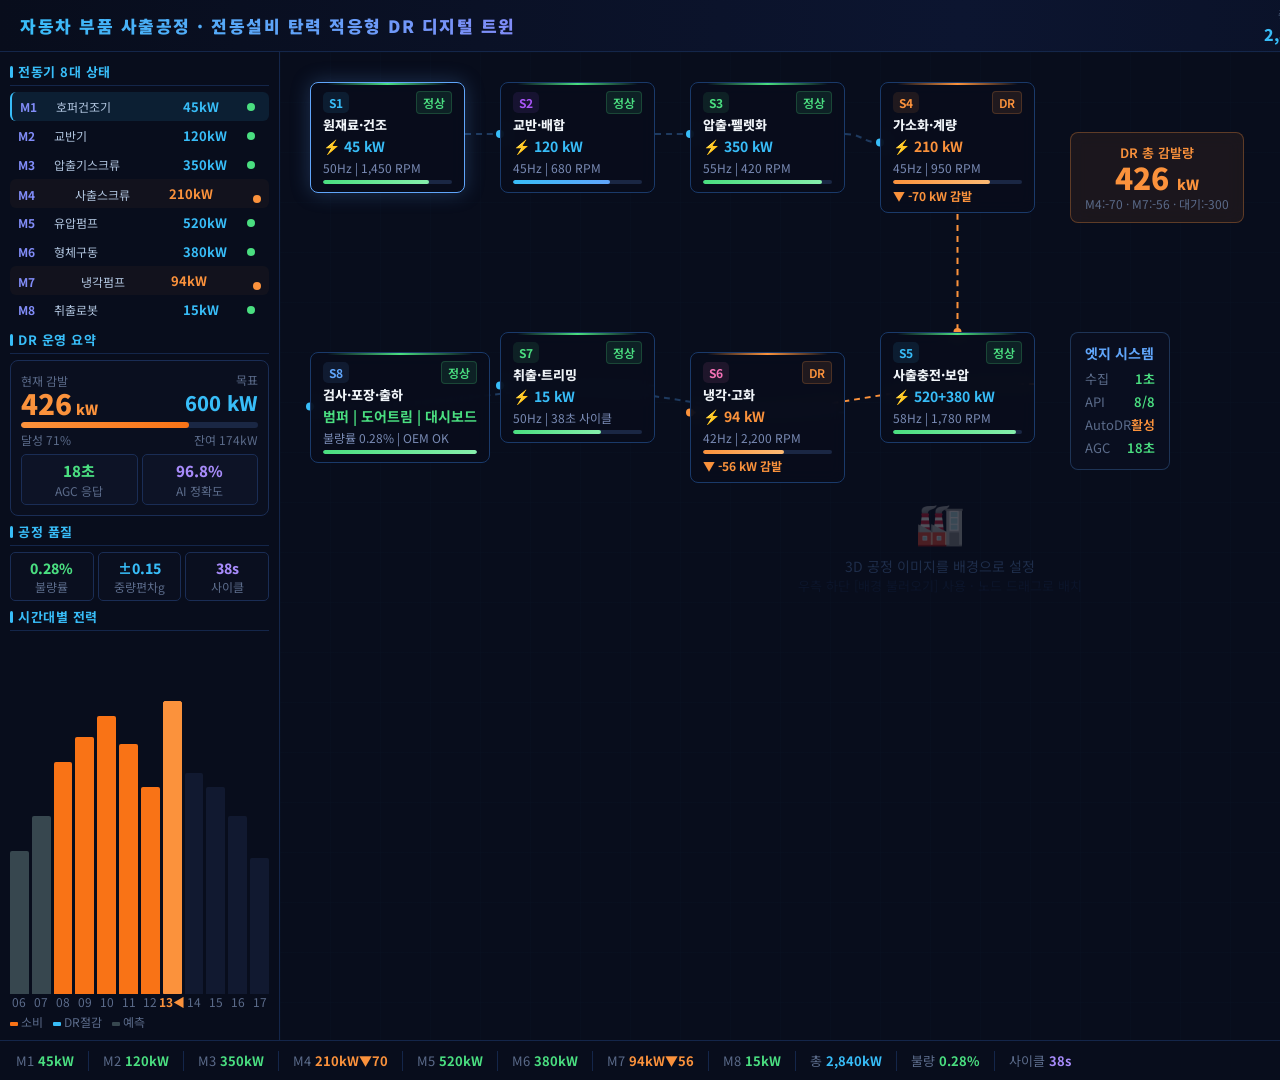
<file: digital_twin_v4.html>
<!DOCTYPE html>
<html lang="ko">
<head>
<meta charset="UTF-8">
<title>자동차 부품 사출공정 탄력 DR 디지털 트윈 v4</title>
<style>
@import url('https://fonts.googleapis.com/css2?family=Noto+Sans+KR:wght@300;400;500;700;900&display=swap');
*{margin:0;padding:0;box-sizing:border-box;}
body{font-family:'Noto Sans KR',sans-serif;background:#060a14;color:#e0e6f0;width:1920px;height:1080px;overflow:hidden;user-select:none;font-size:13px;}
.cb{color:#38bdf8}.cg{color:#4ade80}.co{color:#fb923c}.cr{color:#f87171}.cp{color:#a78bfa}

/* === HEADER 52px === */
.hd{display:flex;align-items:center;justify-content:space-between;height:52px;padding:0 20px;background:linear-gradient(90deg,#080d1c,#0c1530,#080d1c);border-bottom:1px solid #14264a;}
.hd-t{font-size:17px;font-weight:900;letter-spacing:1.5px;background:linear-gradient(90deg,#38bdf8,#818cf8);-webkit-background-clip:text;-webkit-text-fill-color:transparent;}
.hd-s{display:flex;gap:20px;align-items:center;}
.hs{text-align:center}.hs .l{font-size:12px;color:#5b6b8a;letter-spacing:.5px}.hs .v{font-size:16px;font-weight:800}.hs .u{font-size:12px;color:#5b6b8a}
.dr-live{display:flex;align-items:center;gap:6px;background:rgba(251,146,60,0.1);border:1px solid rgba(251,146,60,0.3);border-radius:14px;padding:4px 12px;font-size:12px;font-weight:700;color:#fb923c}
.dr-live .dot{width:7px;height:7px;background:#fb923c;border-radius:50%;animation:p 1.5s infinite}
@keyframes p{0%,100%{opacity:1}50%{opacity:.3}}

/* === BODY 3-col === */
.bd{display:grid;grid-template-columns:280px 1fr 320px;grid-template-rows:1fr 40px;height:calc(1080px - 52px);}

/* === LEFT PANEL === */
.lp{grid-row:1;background:#080d1c;border-right:1px solid #14264a;padding:10px;display:flex;flex-direction:column;gap:6px;overflow:hidden;}
.pt{font-size:13px;font-weight:700;color:#38bdf8;padding-bottom:4px;border-bottom:1px solid #14264a;display:flex;align-items:center;gap:5px;letter-spacing:.5px;flex-shrink:0}
.pt::before{content:'';width:3px;height:12px;background:#38bdf8;border-radius:2px}

/* Motor List */
.ml{flex-shrink:0}
.mi{display:grid;grid-template-columns:32px 1fr 60px 14px;align-items:center;padding:5px 8px;border-radius:6px;cursor:pointer;font-size:13px;transition:background .15s;gap:4px}
.mi:hover{background:rgba(56,189,248,0.06)}
.mi.sel{background:rgba(56,189,248,0.1);border-left:2px solid #38bdf8}
.mi.dr-row{background:rgba(251,146,60,0.04)}
.mi .mid{font-weight:700;color:#818cf8;font-size:12px}.mi .mn{color:#b0c4de;font-size:12px}.mi .mp{font-weight:700;font-size:13px}.mi .ms{width:8px;height:8px;border-radius:50%;display:inline-block}
.ms-g{background:#4ade80}.ms-b{background:#38bdf8}.ms-o{background:#fb923c}

/* DR Box */
.dr-box{background:rgba(10,16,32,0.9);border:1px solid #1a2d55;border-radius:8px;padding:10px;flex-shrink:0}
.dr-row{display:flex;justify-content:space-between;align-items:flex-end}
.dr-n{font-size:28px;font-weight:900;color:#fb923c;line-height:1}
.dr-bar{height:6px;background:#1a2744;border-radius:3px;overflow:hidden;margin-top:5px}
.dr-bf{height:100%;background:linear-gradient(90deg,#fb923c,#f97316);border-radius:3px}
.dr-st{display:grid;grid-template-columns:1fr 1fr;gap:4px;margin-top:6px}
.ds{text-align:center;padding:5px;background:rgba(14,20,40,0.8);border-radius:5px;border:1px solid #1a2d55}
.ds .dv{font-size:15px;font-weight:800}.ds .dl{font-size:12px;color:#5b6b8a;margin-top:1px}

/* Quality */
.qg{display:grid;grid-template-columns:1fr 1fr 1fr;gap:4px;flex-shrink:0}
.qi{text-align:center;padding:5px;background:rgba(10,16,32,0.8);border-radius:5px;border:1px solid #1a2d55}
.qi .qv{font-size:14px;font-weight:800}.qi .ql{font-size:12px;color:#5b6b8a}

/* Time Chart — compact */
.tc-wrap{flex:1;min-height:0;display:flex;flex-direction:column}
.tc{display:flex;align-items:flex-end;gap:3px;flex:1;min-height:0;padding-bottom:16px;position:relative}
.tc-bar{flex:1;display:flex;flex-direction:column;align-items:center;justify-content:flex-end;height:100%}
.tc-f{width:100%;border-radius:2px 2px 0 0;min-height:1px}
.tc-l{font-size:12px;color:#5b6b8a;position:absolute;bottom:0}
.tc-lg{display:flex;gap:10px;font-size:12px;color:#5b6b8a;flex-shrink:0;margin-top:3px}
.tc-lg span::before{content:'';display:inline-block;width:8px;height:4px;border-radius:1px;margin-right:3px;vertical-align:middle}
.lg-c::before{background:#f97316}.lg-d::before{background:#38bdf8}.lg-b::before{background:#37474f}

/* === CENTER === */
.ct{grid-row:1;position:relative;overflow:hidden;background:#080d1c}
.ct-grid{position:absolute;inset:0;background-image:linear-gradient(rgba(56,189,248,0.012) 1px,transparent 1px),linear-gradient(90deg,rgba(56,189,248,0.012) 1px,transparent 1px);background-size:50px 50px;pointer-events:none;z-index:1}
.ct-bg{position:absolute;inset:0;z-index:0;display:flex;align-items:center;justify-content:center}
.ct-bg img{width:100%;height:100%;object-fit:cover;opacity:.5}
.ct-hint{font-size:14px;color:#1e2d4a;text-align:center;pointer-events:none}
.ct-hint span{font-size:40px;display:block;margin-bottom:6px;opacity:.3}
.conn-svg{position:absolute;inset:0;z-index:2;pointer-events:none}
.conn-line{stroke-dasharray:6 5;animation:fl .9s linear infinite}
@keyframes fl{from{stroke-dashoffset:11}to{stroke-dashoffset:0}}

/* Node */
.nd{position:absolute;z-index:10;cursor:grab;transition:box-shadow .15s}
.nd:active{cursor:grabbing}
.nd.sel{z-index:20}
.nc{background:rgba(8,13,28,0.88);border:1.5px solid #1a3a6a;border-radius:8px;padding:8px 12px;backdrop-filter:blur(8px);min-width:155px}
.nc::before{content:'';position:absolute;top:0;left:16px;right:16px;height:2px;border-radius:1px}
.nc.st-n::before{background:linear-gradient(90deg,transparent,#4ade80,transparent)}
.nc.st-d::before{background:linear-gradient(90deg,transparent,#fb923c,transparent)}
.nd.sel .nc{border-color:#60a5fa;box-shadow:0 0 20px rgba(96,165,250,0.25)}
.nc-top{display:flex;justify-content:space-between;align-items:center;margin-bottom:3px}
.nc-sn{font-size:12px;font-weight:700;padding:2px 6px;border-radius:5px}
.sn1{background:rgba(56,189,248,0.1);color:#38bdf8}.sn2{background:rgba(168,85,247,0.1);color:#a855f7}.sn3{background:rgba(74,222,128,0.1);color:#4ade80}.sn4{background:rgba(251,146,60,0.1);color:#fb923c}.sn5{background:rgba(56,189,248,0.1);color:#38bdf8}.sn6{background:rgba(244,114,182,0.1);color:#f472b6}.sn7{background:rgba(74,222,128,0.1);color:#4ade80}.sn8{background:rgba(96,165,250,0.1);color:#60a5fa}
.nc-bd{font-size:12px;padding:2px 6px;border-radius:4px;font-weight:600}
.bd-n{background:rgba(74,222,128,0.1);color:#4ade80;border:1px solid rgba(74,222,128,0.2)}
.bd-d{background:rgba(251,146,60,0.1);color:#fb923c;border:1px solid rgba(251,146,60,0.2)}
.nc-nm{font-size:13px;font-weight:800;color:#f0f4f8;line-height:1.2}
.nc-pw{font-size:14px;font-weight:700;margin:3px 0;display:flex;align-items:center;gap:4px}
.nc-info{font-size:12px;color:#7a8bb5}
.nc-bar{height:4px;background:#1a2744;border-radius:2px;margin-top:4px;overflow:hidden}
.nc-bf{height:100%;border-radius:2px}
.nc-bf.gr{background:linear-gradient(90deg,#4ade80,#86efac)}.nc-bf.or{background:linear-gradient(90deg,#fb923c,#fdba74)}.nc-bf.bl{background:linear-gradient(90deg,#38bdf8,#60a5fa)}
.nc-dr{font-size:12px;color:#fb923c;font-weight:700;margin-top:3px}

/* Special nodes */
.nd-sp{position:absolute;z-index:8;cursor:grab}
.nd-sp:active{cursor:grabbing}
.sp-box{border-radius:8px;padding:10px 14px;backdrop-filter:blur(8px)}

/* === RIGHT PANEL === */
.rp{grid-row:1;background:#080d1c;border-left:1px solid #14264a;padding:10px;display:flex;flex-direction:column;gap:6px;overflow-y:auto}
.rp::-webkit-scrollbar{width:3px}.rp::-webkit-scrollbar-thumb{background:#1a2d55;border-radius:2px}

/* Control */
.ctrl{background:rgba(10,16,32,0.95);border:1px solid #1a3a6a;border-radius:8px;padding:12px;flex-shrink:0}
.ctrl-hd{display:flex;justify-content:space-between;align-items:center;margin-bottom:6px}
.ctrl-nm{font-size:15px;font-weight:800}.ctrl-sub{font-size:12px;color:#5b6b8a;margin-top:1px}
.ctrl-motor{font-size:12px;font-weight:700;color:#818cf8;margin-bottom:8px}
.cv3{display:grid;grid-template-columns:1fr 1fr 1fr;gap:4px;margin-bottom:8px}
.cv{text-align:center;padding:6px;background:rgba(14,20,40,0.8);border-radius:5px;border:1px solid #1a2d55}
.cv .cvv{font-size:16px;font-weight:800}.cv .cvl{font-size:12px;color:#5b6b8a;margin-top:2px}

/* Sliders */
.sg{margin-bottom:6px}
.sl{display:flex;justify-content:space-between;font-size:12px;margin-bottom:3px}
.sl .sk{color:#5b6b8a}.sl .sv{font-weight:700}
input[type=range]{-webkit-appearance:none;width:100%;height:5px;background:#1a2744;border-radius:2px;outline:none}
input[type=range]::-webkit-slider-thumb{-webkit-appearance:none;width:14px;height:14px;border-radius:50%;cursor:pointer;border:2px solid}
.sr-b::-webkit-slider-thumb{background:#38bdf8;border-color:#60a5fa}
.sr-g::-webkit-slider-thumb{background:#4ade80;border-color:#86efac}
.sr-o::-webkit-slider-thumb{background:#fb923c;border-color:#fdba74}
.st{display:flex;justify-content:space-between;font-size:12px;color:#3d4f6f;margin-top:2px}

/* Buttons */
.cb4{display:grid;grid-template-columns:1fr 1fr;gap:5px;margin-top:6px}
.cbtn{padding:7px;border-radius:5px;border:1px solid;font-size:13px;font-weight:700;cursor:pointer;text-align:center;transition:all .15s}
.cbtn:hover{transform:scale(1.02)}
.cbtn-d{background:rgba(251,146,60,0.06);border-color:rgba(251,146,60,0.25);color:#fb923c}
.cbtn-n{background:rgba(74,222,128,0.06);border-color:rgba(74,222,128,0.25);color:#4ade80}
.cbtn-s{background:rgba(248,113,113,0.06);border-color:rgba(248,113,113,0.25);color:#f87171}
.cbtn-a{background:rgba(56,189,248,0.06);border-color:rgba(56,189,248,0.25);color:#38bdf8}

/* Detail */
.dtl{font-size:13px}
.dtl-row{display:flex;justify-content:space-between;padding:3px 0;border-bottom:1px solid rgba(20,38,74,0.3)}
.dtl-row .dk{color:#5b6b8a}.dtl-row .dv{font-weight:600;color:#b0c4de}

/* ADR */
.adr{display:flex;align-items:center;gap:6px;padding:4px 8px;background:rgba(12,18,38,0.5);border-radius:4px;border-left:2px solid;font-size:12px;margin-bottom:3px}
.adr.ac{border-left-color:#fb923c;background:rgba(251,146,60,0.04)}.adr.sc{border-left-color:#38bdf8}.adr.dn{border-left-color:#4ade80}
.adr-t{font-weight:700;color:#b0c4de;min-width:38px}.adr-d{color:#5b6b8a}

/* Sys */
.syg{display:grid;grid-template-columns:1fr 1fr;gap:5px}
.syc{background:rgba(12,18,38,0.7);border:1px solid #1a2d55;border-radius:5px;padding:6px}
.syc .syt{font-size:13px;font-weight:700;margin-bottom:3px}
.syc .syr{display:flex;justify-content:space-between;font-size:12px;padding:2px 0}
.syc .syr .k{color:#5b6b8a}.syc .syr .v{font-weight:600}

/* BG Btn */
.bg-btn{display:block;padding:7px;border-radius:5px;border:1px solid rgba(56,189,248,0.25);background:rgba(56,189,248,0.06);color:#38bdf8;font-size:13px;font-weight:700;cursor:pointer;text-align:center;margin-top:4px}

/* === BOTTOM BAR 40px === */
.bb{grid-column:1/4;grid-row:2;height:40px;background:#080d1c;border-top:1px solid #14264a;display:flex;align-items:center;padding:0 16px;gap:14px;overflow:hidden}
.bb-i{font-size:13px;color:#5b6b8a;display:flex;align-items:center;gap:4px;white-space:nowrap}
.bb-v{font-weight:700}.bb-s{width:1px;height:20px;background:#14264a;flex-shrink:0}
</style>
</head>
<body>

<!-- HEADER -->
<div class="hd">
  <div class="hd-t">자동차 부품 사출공정 · 전동설비 탄력 적응형 DR 디지털 트윈</div>
  <div class="hd-s">
    <div class="hs"><div class="l">총 전력</div><div class="v cb">2,840<span class="u"> kW</span></div></div>
    <div class="hs"><div class="l">DR 감발</div><div class="v co">426<span class="u"> kW</span></div></div>
    <div class="hs"><div class="l">공정효율</div><div class="v cg">91.2<span class="u"> %</span></div></div>
    <div class="hs"><div class="l">모터</div><div class="v cp">6<span class="u">정상</span> 2<span class="u">DR</span></div></div>
    <div class="dr-live"><div class="dot"></div>DR 이벤트 · OpenADR 2.0b</div>
    <div style="font-size:13px;color:#5b6b8a" id="clock">2026.02.25 13:42:18</div>
  </div>
</div>

<!-- BODY -->
<div class="bd">

<!-- ===== LEFT PANEL ===== -->
<div class="lp">
  <div class="pt">전동기 8대 상태</div>
  <div class="ml" id="motorList">
    <div class="mi sel" data-m="1" onclick="sel(1)"><span class="mid">M1</span><span class="mn">호퍼건조기</span><span class="mp cb">45kW</span><span class="ms ms-g"></span></div>
    <div class="mi" data-m="2" onclick="sel(2)"><span class="mid">M2</span><span class="mn">교반기</span><span class="mp cb">120kW</span><span class="ms ms-g"></span></div>
    <div class="mi" data-m="3" onclick="sel(3)"><span class="mid">M3</span><span class="mn">압출기스크류</span><span class="mp cb">350kW</span><span class="ms ms-g"></span></div>
    <div class="mi dr-row" data-m="4" onclick="sel(4)"><span class="mid">M4</span><span class="mn">사출스크류</span><span class="mp co">210kW</span><span class="ms ms-o"></span></div>
    <div class="mi" data-m="5" onclick="sel(5)"><span class="mid">M5</span><span class="mn">유압펌프</span><span class="mp cb">520kW</span><span class="ms ms-g"></span></div>
    <div class="mi" data-m="6" onclick="sel(6)"><span class="mid">M6</span><span class="mn">형체구동</span><span class="mp cb">380kW</span><span class="ms ms-g"></span></div>
    <div class="mi dr-row" data-m="7" onclick="sel(7)"><span class="mid">M7</span><span class="mn">냉각펌프</span><span class="mp co">94kW</span><span class="ms ms-o"></span></div>
    <div class="mi" data-m="8" onclick="sel(8)"><span class="mid">M8</span><span class="mn">취출로봇</span><span class="mp cb">15kW</span><span class="ms ms-g"></span></div>
  </div>

  <div class="pt">DR 운영 요약</div>
  <div class="dr-box">
    <div class="dr-row">
      <div><div style="font-size:12px;color:#5b6b8a">현재 감발</div><div class="dr-n">426<span style="font-size:14px"> kW</span></div></div>
      <div style="text-align:right"><div style="font-size:12px;color:#5b6b8a">목표</div><div style="font-size:20px;font-weight:800;color:#38bdf8">600 kW</div></div>
    </div>
    <div class="dr-bar"><div class="dr-bf" style="width:71%"></div></div>
    <div style="display:flex;justify-content:space-between;font-size:12px;color:#5b6b8a;margin-top:3px"><span>달성 71%</span><span>잔여 174kW</span></div>
    <div class="dr-st">
      <div class="ds"><div class="dv cg">18초</div><div class="dl">AGC 응답</div></div>
      <div class="ds"><div class="dv cp">96.8%</div><div class="dl">AI 정확도</div></div>
    </div>
  </div>

  <div class="pt">공정 품질</div>
  <div class="qg">
    <div class="qi"><div class="qv cg">0.28%</div><div class="ql">불량률</div></div>
    <div class="qi"><div class="qv cb">±0.15</div><div class="ql">중량편차g</div></div>
    <div class="qi"><div class="qv cp">38s</div><div class="ql">사이클</div></div>
  </div>

  <div class="pt">시간대별 전력</div>
  <div class="tc-wrap">
    <div class="tc">
      <div class="tc-bar"><div class="tc-f" style="height:40%;background:#37474f"></div><div class="tc-l">06</div></div>
      <div class="tc-bar"><div class="tc-f" style="height:50%;background:#37474f"></div><div class="tc-l">07</div></div>
      <div class="tc-bar"><div class="tc-f" style="height:65%;background:#f97316"></div><div class="tc-l">08</div></div>
      <div class="tc-bar"><div class="tc-f" style="height:72%;background:#f97316"></div><div class="tc-l">09</div></div>
      <div class="tc-bar"><div class="tc-f" style="height:78%;background:#f97316"></div><div class="tc-l">10</div></div>
      <div class="tc-bar"><div class="tc-f" style="height:70%;background:#f97316"></div><div class="tc-l">11</div></div>
      <div class="tc-bar"><div class="tc-f" style="height:58%;background:#f97316"></div><div class="tc-l">12</div></div>
      <div class="tc-bar"><div class="tc-f" style="height:82%;background:#fb923c;border:1px solid #fb923c"></div><div class="tc-l" style="color:#fb923c;font-weight:700">13◀</div></div>
      <div class="tc-bar"><div class="tc-f" style="height:62%;background:#1a2744;opacity:.5"></div><div class="tc-l">14</div></div>
      <div class="tc-bar"><div class="tc-f" style="height:58%;background:#1a2744;opacity:.5"></div><div class="tc-l">15</div></div>
      <div class="tc-bar"><div class="tc-f" style="height:50%;background:#1a2744;opacity:.5"></div><div class="tc-l">16</div></div>
      <div class="tc-bar"><div class="tc-f" style="height:38%;background:#1a2744;opacity:.5"></div><div class="tc-l">17</div></div>
    </div>
    <div class="tc-lg"><span class="lg-c">소비</span><span class="lg-d">DR절감</span><span class="lg-b">예측</span></div>
  </div>
</div>

<!-- ===== CENTER ===== -->
<div class="ct" id="center">
  <div class="ct-bg" id="bgLayer"><div class="ct-hint"><span>🏭</span>3D 공정 이미지를 배경으로 설정<br><span style="font-size:13px;color:#14264a">우측 하단 [배경 불러오기] 사용 · 노드 드래그로 배치</span></div></div>
  <div class="ct-grid"></div>
  <svg class="conn-svg" id="connSvg"></svg>

  <!-- NODES -->
  <div class="nd sel" id="nd1" data-s="1" style="left:30px;top:30px"><div class="nc st-n"><div class="nc-top"><span class="nc-sn sn1">S1</span><span class="nc-bd bd-n">정상</span></div><div class="nc-nm">원재료·건조</div><div class="nc-pw cb">⚡ 45 kW</div><div class="nc-info">50Hz | 1,450 RPM</div><div class="nc-bar"><div class="nc-bf gr" style="width:82%"></div></div></div></div>

  <div class="nd" id="nd2" data-s="2" style="left:220px;top:30px"><div class="nc st-n"><div class="nc-top"><span class="nc-sn sn2">S2</span><span class="nc-bd bd-n">정상</span></div><div class="nc-nm">교반·배합</div><div class="nc-pw cb">⚡ 120 kW</div><div class="nc-info">45Hz | 680 RPM</div><div class="nc-bar"><div class="nc-bf bl" style="width:75%"></div></div></div></div>

  <div class="nd" id="nd3" data-s="3" style="left:410px;top:30px"><div class="nc st-n"><div class="nc-top"><span class="nc-sn sn3">S3</span><span class="nc-bd bd-n">정상</span></div><div class="nc-nm">압출·펠렛화</div><div class="nc-pw cb">⚡ 350 kW</div><div class="nc-info">55Hz | 420 RPM</div><div class="nc-bar"><div class="nc-bf gr" style="width:92%"></div></div></div></div>

  <div class="nd" id="nd4" data-s="4" style="left:600px;top:30px"><div class="nc st-d"><div class="nc-top"><span class="nc-sn sn4">S4</span><span class="nc-bd bd-d">DR</span></div><div class="nc-nm">가소화·계량</div><div class="nc-pw co">⚡ 210 kW</div><div class="nc-info">45Hz | 950 RPM</div><div class="nc-bar"><div class="nc-bf or" style="width:75%"></div></div><div class="nc-dr">▼ -70 kW 감발</div></div></div>

  <div class="nd" id="nd5" data-s="5" style="left:600px;top:280px"><div class="nc st-n"><div class="nc-top"><span class="nc-sn sn5">S5</span><span class="nc-bd bd-n">정상</span></div><div class="nc-nm">사출충전·보압</div><div class="nc-pw cb">⚡ 520+380 kW</div><div class="nc-info">58Hz | 1,780 RPM</div><div class="nc-bar"><div class="nc-bf gr" style="width:95%"></div></div></div></div>

  <div class="nd" id="nd6" data-s="6" style="left:410px;top:300px"><div class="nc st-d"><div class="nc-top"><span class="nc-sn sn6">S6</span><span class="nc-bd bd-d">DR</span></div><div class="nc-nm">냉각·고화</div><div class="nc-pw co">⚡ 94 kW</div><div class="nc-info">42Hz | 2,200 RPM</div><div class="nc-bar"><div class="nc-bf or" style="width:63%"></div></div><div class="nc-dr">▼ -56 kW 감발</div></div></div>

  <div class="nd" id="nd7" data-s="7" style="left:220px;top:280px"><div class="nc st-n"><div class="nc-top"><span class="nc-sn sn7">S7</span><span class="nc-bd bd-n">정상</span></div><div class="nc-nm">취출·트리밍</div><div class="nc-pw cb">⚡ 15 kW</div><div class="nc-info">50Hz | 38초 사이클</div><div class="nc-bar"><div class="nc-bf gr" style="width:68%"></div></div></div></div>

  <div class="nd" id="nd8" data-s="8" style="left:30px;top:300px"><div class="nc st-n"><div class="nc-top"><span class="nc-sn sn8">S8</span><span class="nc-bd bd-n">정상</span></div><div class="nc-nm">검사·포장·출하</div><div class="nc-pw cg">범퍼 | 도어트림 | 대시보드</div><div class="nc-info">불량률 0.28% | OEM OK</div><div class="nc-bar"><div class="nc-bf gr" style="width:100%"></div></div></div></div>

  <!-- Special: DR Total -->
  <div class="nd-sp" id="ndDR" style="left:790px;top:80px"><div class="sp-box" style="background:rgba(251,146,60,0.08);border:1.5px solid rgba(251,146,60,0.3);text-align:center"><div style="font-size:13px;color:#fb923c;font-weight:600">DR 총 감발량</div><div style="font-size:30px;font-weight:900;color:#fb923c;line-height:1">426 <span style="font-size:14px">kW</span></div><div style="font-size:12px;color:#5b6b8a;margin-top:3px">M4:-70 · M7:-56 · 대기:-300</div></div></div>

  <!-- Special: Edge -->
  <div class="nd-sp" id="ndEdge" style="left:790px;top:280px"><div class="sp-box" style="background:rgba(10,16,32,0.85);border:1.5px solid rgba(96,165,250,0.25)"><div style="font-size:14px;font-weight:700;color:#60a5fa;margin-bottom:4px">엣지 시스템</div><div style="font-size:13px"><div style="display:flex;justify-content:space-between;padding:2px 0;gap:20px"><span style="color:#5b6b8a">수집</span><span class="cg" style="font-weight:600">1초</span></div><div style="display:flex;justify-content:space-between;padding:2px 0"><span style="color:#5b6b8a">API</span><span class="cg" style="font-weight:600">8/8</span></div><div style="display:flex;justify-content:space-between;padding:2px 0"><span style="color:#5b6b8a">AutoDR</span><span class="co" style="font-weight:600">활성</span></div><div style="display:flex;justify-content:space-between;padding:2px 0"><span style="color:#5b6b8a">AGC</span><span class="cg" style="font-weight:600">18초</span></div></div></div></div>
</div>

<!-- ===== RIGHT PANEL ===== -->
<div class="rp">
  <div class="pt">선택 모터 제어</div>
  <div class="ctrl" id="ctrlPanel">
    <div class="ctrl-hd">
      <div><div class="ctrl-sub" id="cStg">STAGE 1 선택</div><div class="ctrl-nm" id="cNm">원재료 투입·건조</div></div>
      <span class="nc-bd bd-n" id="cBd">정상</span>
    </div>
    <div class="ctrl-motor" id="cMt">M1 — 호퍼 건조기 블로워</div>
    <div class="cv3">
      <div class="cv"><div class="cvv cb" id="cvP">45</div><div class="cvl">전력(kW)</div></div>
      <div class="cv"><div class="cvv cg" id="cvR">1,450</div><div class="cvl">RPM</div></div>
      <div class="cv"><div class="cvv co" id="cvE">82%</div><div class="cvl">부하율</div></div>
    </div>
    <div class="sg"><div class="sl"><span class="sk">인버터 주파수</span><span class="sv cb" id="sHz">50 Hz</span></div><input type="range" min="0" max="60" value="50" class="sr-b" id="slHz" oninput="uHz(this.value)"><div class="st"><span>0</span><span>15</span><span>30</span><span>45</span><span>60Hz</span></div></div>
    <div class="sg"><div class="sl"><span class="sk">목표 RPM</span><span class="sv cg" id="sRpm">1,450</span></div><input type="range" min="0" max="3000" value="1450" class="sr-g" id="slRpm" oninput="uRpm(this.value)"><div class="st"><span>0</span><span>750</span><span>1500</span><span>2250</span><span>3000</span></div></div>
    <div class="sg"><div class="sl"><span class="sk">전력 제한</span><span class="sv co" id="sPwr">82%</span></div><input type="range" min="0" max="100" value="82" class="sr-o" id="slPwr" oninput="uPwr(this.value)"><div class="st"><span>0%</span><span>25%</span><span>50%</span><span>75%</span><span>100%</span></div></div>
    <div class="cb4">
      <div class="cbtn cbtn-d" onclick="cmdDR()">⚡ DR 감발</div>
      <div class="cbtn cbtn-n" onclick="cmdNR()">✅ 정상운전</div>
      <div class="cbtn cbtn-s" onclick="cmdST()">⛔ 긴급정지</div>
      <div class="cbtn cbtn-a" onclick="cmdAI()">🤖 AI자동</div>
    </div>
  </div>

  <div class="pt">상세 정보</div>
  <div class="dtl" id="dtlArea">
    <div class="dtl-row"><span class="dk">정격</span><span class="dv" id="dRated">55 kW</span></div>
    <div class="dtl-row"><span class="dk">전류</span><span class="dv" id="dAmp">78 A</span></div>
    <div class="dtl-row"><span class="dk">역률</span><span class="dv" id="dPf">0.91</span></div>
    <div class="dtl-row"><span class="dk">온도</span><span class="dv" id="dTemp">42°C</span></div>
    <div class="dtl-row"><span class="dk">추가</span><span class="dv" id="dExtra">건조온도 80°C</span></div>
    <div class="dtl-row"><span class="dk">DR절감</span><span class="dv" id="dDr">—</span></div>
  </div>

  <div class="pt" style="margin-top:4px">OpenADR 이벤트</div>
  <div class="adr ac"><span class="adr-t">13:00</span><span class="adr-d">DR 감발 진행 (600kW)</span></div>
  <div class="adr sc"><span class="adr-t">15:30</span><span class="adr-d">피크 추가 감발 예정</span></div>
  <div class="adr dn"><span class="adr-t">10:00</span><span class="adr-d">오전 완료 (480kW)</span></div>

  <div class="pt" style="margin-top:4px">시스템</div>
  <div class="syg">
    <div class="syc"><div class="syt cb">엣지</div><div class="syr"><span class="k">수집</span><span class="v cg">1초</span></div><div class="syr"><span class="k">API</span><span class="v cg">8/8</span></div></div>
    <div class="syc"><div class="syt cp">AI엔진</div><div class="syr"><span class="k">ROM</span><span class="v cp">v2.4</span></div><div class="syr"><span class="k">정확</span><span class="v cg">96.8%</span></div></div>
  </div>

  <label class="bg-btn" style="margin-top:6px;cursor:pointer">📷 배경 이미지 불러오기<input type="file" accept="image/*" style="display:none" onchange="loadBg(event)"></label>
  <div class="bg-btn" onclick="clearBg()" style="background:rgba(248,113,113,0.06);border-color:rgba(248,113,113,0.25);color:#f87171;margin-top:3px">🗑 배경 제거</div>
</div>

<!-- ===== BOTTOM BAR ===== -->
<div class="bb">
  <div class="bb-i">M1 <span class="bb-v cg">45kW</span></div><div class="bb-s"></div>
  <div class="bb-i">M2 <span class="bb-v cg">120kW</span></div><div class="bb-s"></div>
  <div class="bb-i">M3 <span class="bb-v cg">350kW</span></div><div class="bb-s"></div>
  <div class="bb-i">M4 <span class="bb-v co">210kW▼70</span></div><div class="bb-s"></div>
  <div class="bb-i">M5 <span class="bb-v cg">520kW</span></div><div class="bb-s"></div>
  <div class="bb-i">M6 <span class="bb-v cg">380kW</span></div><div class="bb-s"></div>
  <div class="bb-i">M7 <span class="bb-v co">94kW▼56</span></div><div class="bb-s"></div>
  <div class="bb-i">M8 <span class="bb-v cg">15kW</span></div><div class="bb-s"></div>
  <div class="bb-i">총 <span class="bb-v cb">2,840kW</span></div><div class="bb-s"></div>
  <div class="bb-i">불량 <span class="bb-v cg">0.28%</span></div><div class="bb-s"></div>
  <div class="bb-i">사이클 <span class="bb-v cp">38s</span></div>
</div>

</div><!-- /bd -->

<script>
const D={
  1:{stg:'STAGE 1',nm:'원재료 투입·건조',mt:'M1 — 호퍼 건조기 블로워',bd:'정상',bc:'bd-n',rt:55,pw:45,rpm:1450,hz:50,mx:3000,amp:78,pf:.91,tmp:42,ext:'건조온도 80°C',dr:'—'},
  2:{stg:'STAGE 2',nm:'교반·배합',mt:'M2 — 교반기 구동 모터',bd:'정상',bc:'bd-n',rt:150,pw:120,rpm:680,hz:45,mx:1200,amp:210,pf:.93,tmp:55,ext:'점도 2,400 Pa·s',dr:'—'},
  3:{stg:'STAGE 3',nm:'압출·펠렛화',mt:'M3 — 압출기 스크류 모터',bd:'정상',bc:'bd-n',rt:400,pw:350,rpm:420,hz:55,mx:800,amp:590,pf:.94,tmp:68,ext:'배럴온도 245°C',dr:'—'},
  4:{stg:'STAGE 4',nm:'가소화·계량',mt:'M4 — 사출 스크류 모터',bd:'DR',bc:'bd-d',rt:280,pw:210,rpm:950,hz:45,mx:1800,amp:358,pf:.90,tmp:72,ext:'수지온도 235°C',dr:'-70 kW'},
  5:{stg:'STAGE 5',nm:'사출충전·보압',mt:'M5 — 유압펌프(서보)+M6 형체',bd:'정상',bc:'bd-n',rt:550,pw:520,rpm:1780,hz:58,mx:3000,amp:875,pf:.95,tmp:64,ext:'사출압 180MPa / 형체 850ton',dr:'—'},
  6:{stg:'STAGE 6',nm:'냉각·고화',mt:'M7 — 냉각수 펌프 모터',bd:'DR',bc:'bd-d',rt:150,pw:94,rpm:2200,hz:42,mx:3600,amp:162,pf:.89,tmp:38,ext:'냉각수온 28°C',dr:'-56 kW'},
  7:{stg:'STAGE 7',nm:'취출·트리밍',mt:'M8 — 취출로봇/컨베이어',bd:'정상',bc:'bd-n',rt:22,pw:15,rpm:1450,hz:50,mx:3000,amp:26,pf:.88,tmp:35,ext:'사이클 38초',dr:'—'},
  8:{stg:'STAGE 8',nm:'검사·포장·출하',mt:'검사 시스템 (모터없음)',bd:'정상',bc:'bd-n',rt:0,pw:0,rpm:0,hz:0,mx:0,amp:0,pf:0,tmp:0,ext:'범퍼/도어트림/대시보드',dr:'—'}
};
let cur=1;

function sel(n){
  cur=n;const d=D[n];
  document.querySelectorAll('.mi').forEach(e=>e.classList.remove('sel'));
  document.querySelector(`.mi[data-m="${n}"]`).classList.add('sel');
  document.querySelectorAll('.nd').forEach(e=>e.classList.remove('sel'));
  const nd=document.querySelector(`.nd[data-s="${n}"]`);if(nd)nd.classList.add('sel');
  document.getElementById('cStg').textContent=d.stg+' 선택';
  document.getElementById('cNm').textContent=d.nm;
  document.getElementById('cMt').textContent=d.mt;
  document.getElementById('cBd').textContent=d.bd;
  document.getElementById('cBd').className='nc-bd '+d.bc;
  document.getElementById('slHz').value=d.hz;uHz(d.hz);
  document.getElementById('slRpm').max=d.mx;document.getElementById('slRpm').value=d.rpm;uRpm(d.rpm);
  const pct=d.rt>0?Math.round(d.pw/d.rt*100):0;document.getElementById('slPwr').value=pct;uPwr(pct);
  document.getElementById('dRated').textContent=d.rt+' kW';
  document.getElementById('dAmp').textContent=d.amp+' A';
  document.getElementById('dPf').textContent=d.pf;
  document.getElementById('dTemp').textContent=d.tmp+'°C';
  document.getElementById('dExtra').textContent=d.ext;
  document.getElementById('dDr').textContent=d.dr;
  document.getElementById('dDr').style.color=d.dr==='—'?'#b0c4de':'#fb923c';
}

function uHz(v){document.getElementById('sHz').textContent=v+' Hz';}
function uRpm(v){const f=Number(v).toLocaleString();document.getElementById('sRpm').textContent=f;document.getElementById('cvR').textContent=f;}
function uPwr(v){const d=D[cur];const kw=Math.round(d.rt*v/100);document.getElementById('sPwr').textContent=v+'%';document.getElementById('cvP').textContent=kw;document.getElementById('cvE').textContent=v+'%';}

function cmdDR(){const d=D[cur];const h=Math.round(d.hz*.7);document.getElementById('slHz').value=h;uHz(h);document.getElementById('slPwr').value=65;uPwr(65);document.getElementById('cBd').textContent='DR';document.getElementById('cBd').className='nc-bd bd-d';}
function cmdNR(){document.getElementById('slHz').value=60;uHz(60);document.getElementById('slPwr').value=85;uPwr(85);document.getElementById('cBd').textContent='정상';document.getElementById('cBd').className='nc-bd bd-n';}
function cmdST(){document.getElementById('slHz').value=0;uHz(0);document.getElementById('slRpm').value=0;uRpm(0);document.getElementById('slPwr').value=0;uPwr(0);document.getElementById('cBd').textContent='정지';document.getElementById('cBd').className='nc-bd bd-d';document.getElementById('cBd').style.color='#f87171';}
function cmdAI(){document.getElementById('cBd').textContent='AI자동';document.getElementById('cBd').className='nc-bd bd-n';}

// Drag
let dragEl=null,ox,oy;
document.querySelectorAll('.nd,.nd-sp').forEach(nd=>{
  nd.addEventListener('mousedown',e=>{
    if(e.target.tagName==='INPUT')return;
    dragEl=nd;const r=nd.getBoundingClientRect();const cr=document.getElementById('center').getBoundingClientRect();
    ox=e.clientX-r.left;oy=e.clientY-r.top;
    nd.style.zIndex=30;
    if(nd.dataset.s)sel(parseInt(nd.dataset.s));
  });
});
document.addEventListener('mousemove',e=>{
  if(!dragEl)return;
  const cr=document.getElementById('center').getBoundingClientRect();
  let x=e.clientX-cr.left-ox,y=e.clientY-cr.top-oy;
  x=Math.max(0,Math.min(x,cr.width-dragEl.offsetWidth));
  y=Math.max(0,Math.min(y,cr.height-dragEl.offsetHeight));
  dragEl.style.left=x+'px';dragEl.style.top=y+'px';
  drawConn();
});
document.addEventListener('mouseup',()=>{if(dragEl){dragEl.style.zIndex=dragEl.classList.contains('sel')?20:10;dragEl=null;}});

// Connections
const conns=[['nd1','nd2'],['nd2','nd3'],['nd3','nd4'],['nd4','nd5'],['nd5','nd6'],['nd6','nd7'],['nd7','nd8']];
const connColors={3:'#fb923c',4:'#fb923c'};

function drawConn(){
  const svg=document.getElementById('connSvg');const ct=document.getElementById('center');
  const cr=ct.getBoundingClientRect();
  svg.setAttribute('viewBox',`0 0 ${cr.width} ${cr.height}`);
  svg.style.width=cr.width+'px';svg.style.height=cr.height+'px';
  svg.innerHTML='';
  conns.forEach(([fid,tid],i)=>{
    const f=document.getElementById(fid),t=document.getElementById(tid);
    if(!f||!t)return;
    const fx=f.offsetLeft+f.offsetWidth,fy=f.offsetTop+f.offsetHeight/2;
    const tx=t.offsetLeft,ty=t.offsetTop+t.offsetHeight/2;
    const dy=Math.abs(ty-fy);
    let x1,y1,x2,y2;
    if(dy>f.offsetHeight*0.8){
      x1=f.offsetLeft+f.offsetWidth/2;y1=fy>ty?f.offsetTop:f.offsetTop+f.offsetHeight;
      x2=t.offsetLeft+t.offsetWidth/2;y2=fy>ty?t.offsetTop+t.offsetHeight:t.offsetTop;
    }else{x1=fx;y1=fy;x2=tx;y2=ty;}
    const mx=(x1+x2)/2;
    const col=connColors[i]||'#1e3a5f';
    const path=document.createElementNS('http://www.w3.org/2000/svg','path');
    path.setAttribute('d',`M${x1},${y1} C${mx},${y1} ${mx},${y2} ${x2},${y2}`);
    path.setAttribute('fill','none');path.setAttribute('stroke',col);path.setAttribute('stroke-width','2');
    path.classList.add('conn-line');
    const dot=document.createElementNS('http://www.w3.org/2000/svg','circle');
    dot.setAttribute('cx',x2);dot.setAttribute('cy',y2);dot.setAttribute('r','4');dot.setAttribute('fill',col==='#fb923c'?'#fb923c':'#38bdf8');
    svg.appendChild(path);svg.appendChild(dot);
  });
}
setTimeout(drawConn,100);

// BG
function loadBg(e){const f=e.target.files[0];if(!f)return;const r=new FileReader();r.onload=ev=>{const bg=document.getElementById('bgLayer');bg.innerHTML='';const img=document.createElement('img');img.src=ev.target.result;img.style.cssText='width:100%;height:100%;object-fit:cover;opacity:.45';bg.appendChild(img);};r.readAsDataURL(f);}
function clearBg(){document.getElementById('bgLayer').innerHTML='<div class="ct-hint"><span>🏭</span>3D 공정 이미지를 배경으로 설정</div>';}

// Clock
setInterval(()=>{const d=new Date();document.getElementById('clock').textContent='2026.02.25 '+d.toTimeString().slice(0,8);},1000);
</script>
</body>
</html>
</file>
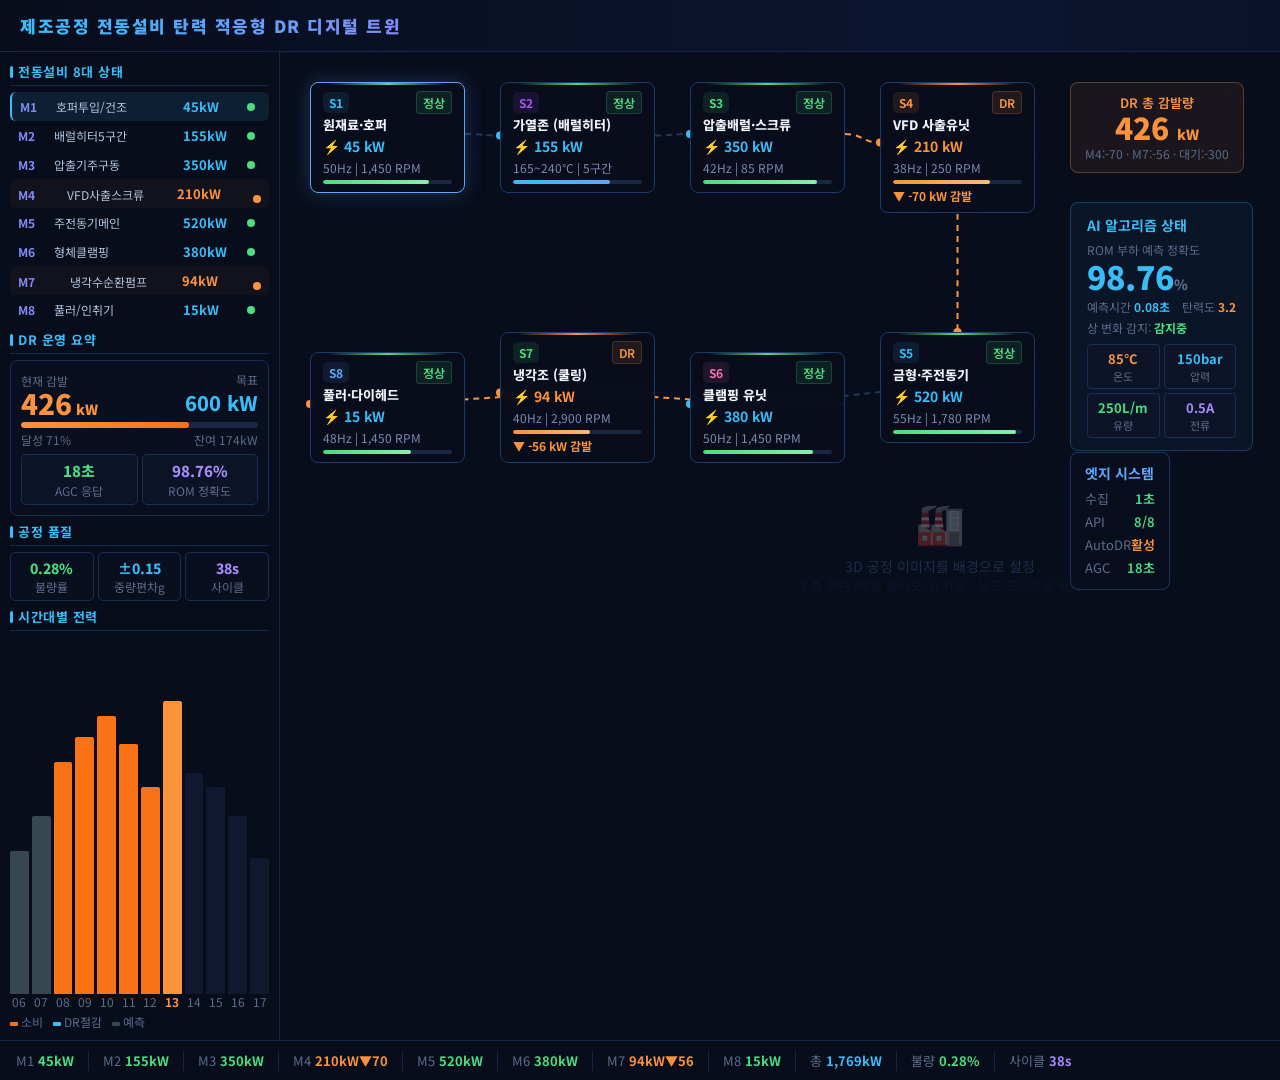
<file: digital_twin_v5.html>
<!DOCTYPE html>
<html lang="ko">
<head>
<meta charset="UTF-8">
<title>제조공정 전동설비 탄력 적응형 DR 디지털 트윈</title>
<style>
@import url('https://fonts.googleapis.com/css2?family=Noto+Sans+KR:wght@300;400;500;700;900&display=swap');
*{margin:0;padding:0;box-sizing:border-box;}
body{font-family:'Noto Sans KR',sans-serif;background:#060a14;color:#e0e6f0;width:1920px;height:1080px;overflow:hidden;user-select:none;font-size:13px;}
.cb{color:#38bdf8}.cg{color:#4ade80}.co{color:#fb923c}.cr{color:#f87171}.cp{color:#a78bfa}

/* === HEADER 52px === */
.hd{display:flex;align-items:center;justify-content:space-between;height:52px;padding:0 20px;background:linear-gradient(90deg,#080d1c,#0c1530,#080d1c);border-bottom:1px solid #14264a;}
.hd-t{font-size:17px;font-weight:900;letter-spacing:1.5px;background:linear-gradient(90deg,#38bdf8,#818cf8);-webkit-background-clip:text;-webkit-text-fill-color:transparent;}
.hd-s{display:flex;gap:20px;align-items:center;}
.hs{text-align:center}.hs .l{font-size:12px;color:#5b6b8a;letter-spacing:.5px}.hs .v{font-size:16px;font-weight:800}.hs .u{font-size:12px;color:#5b6b8a}
.dr-live{display:flex;align-items:center;gap:6px;background:rgba(251,146,60,0.1);border:1px solid rgba(251,146,60,0.3);border-radius:14px;padding:4px 12px;font-size:12px;font-weight:700;color:#fb923c}
.dr-live .dot{width:7px;height:7px;background:#fb923c;border-radius:50%;animation:p 1.5s infinite}
@keyframes p{0%,100%{opacity:1}50%{opacity:.3}}

/* === BODY 3-col === */
.bd{display:grid;grid-template-columns:280px 1fr 320px;grid-template-rows:1fr 40px;height:calc(1080px - 52px);}

/* === LEFT PANEL === */
.lp{grid-row:1;background:#080d1c;border-right:1px solid #14264a;padding:10px;display:flex;flex-direction:column;gap:6px;overflow:hidden;}
.pt{font-size:13px;font-weight:700;color:#38bdf8;padding-bottom:4px;border-bottom:1px solid #14264a;display:flex;align-items:center;gap:5px;letter-spacing:.5px;flex-shrink:0}
.pt::before{content:'';width:3px;height:12px;background:#38bdf8;border-radius:2px}

/* Motor List */
.ml{flex-shrink:0}
.mi{display:grid;grid-template-columns:32px 1fr 60px 14px;align-items:center;padding:5px 8px;border-radius:6px;cursor:pointer;font-size:13px;transition:background .15s;gap:4px}
.mi:hover{background:rgba(56,189,248,0.06)}
.mi.sel{background:rgba(56,189,248,0.1);border-left:2px solid #38bdf8}
.mi.dr-row{background:rgba(251,146,60,0.04)}
.mi .mid{font-weight:700;color:#818cf8;font-size:12px}.mi .mn{color:#b0c4de;font-size:12px}.mi .mp{font-weight:700;font-size:13px}.mi .ms{width:8px;height:8px;border-radius:50%;display:inline-block}
.ms-g{background:#4ade80}.ms-b{background:#38bdf8}.ms-o{background:#fb923c}

/* DR Box */
.dr-box{background:rgba(10,16,32,0.9);border:1px solid #1a2d55;border-radius:8px;padding:10px;flex-shrink:0}
.dr-row{display:flex;justify-content:space-between;align-items:flex-end}
.dr-n{font-size:28px;font-weight:900;color:#fb923c;line-height:1}
.dr-bar{height:6px;background:#1a2744;border-radius:3px;overflow:hidden;margin-top:5px}
.dr-bf{height:100%;background:linear-gradient(90deg,#fb923c,#f97316);border-radius:3px}
.dr-st{display:grid;grid-template-columns:1fr 1fr;gap:4px;margin-top:6px}
.ds{text-align:center;padding:5px;background:rgba(14,20,40,0.8);border-radius:5px;border:1px solid #1a2d55}
.ds .dv{font-size:15px;font-weight:800}.ds .dl{font-size:12px;color:#5b6b8a;margin-top:1px}

/* Quality */
.qg{display:grid;grid-template-columns:1fr 1fr 1fr;gap:4px;flex-shrink:0}
.qi{text-align:center;padding:5px;background:rgba(10,16,32,0.8);border-radius:5px;border:1px solid #1a2d55}
.qi .qv{font-size:14px;font-weight:800}.qi .ql{font-size:12px;color:#5b6b8a}

/* Time Chart — compact */
.tc-wrap{flex:1;min-height:0;display:flex;flex-direction:column}
.tc{display:flex;align-items:flex-end;gap:3px;flex:1;min-height:0;padding-bottom:16px;position:relative}
.tc-bar{flex:1;display:flex;flex-direction:column;align-items:center;justify-content:flex-end;height:100%}
.tc-f{width:100%;border-radius:2px 2px 0 0;min-height:1px}
.tc-l{font-size:12px;color:#5b6b8a;position:absolute;bottom:0}
.tc-lg{display:flex;gap:10px;font-size:12px;color:#5b6b8a;flex-shrink:0;margin-top:3px}
.tc-lg span::before{content:'';display:inline-block;width:8px;height:4px;border-radius:1px;margin-right:3px;vertical-align:middle}
.lg-c::before{background:#f97316}.lg-d::before{background:#38bdf8}.lg-b::before{background:#37474f}

/* === CENTER === */
.ct{grid-row:1;position:relative;overflow:hidden;background:#080d1c}
.ct-grid{position:absolute;inset:0;background-image:linear-gradient(rgba(56,189,248,0.012) 1px,transparent 1px),linear-gradient(90deg,rgba(56,189,248,0.012) 1px,transparent 1px);background-size:50px 50px;pointer-events:none;z-index:1}
.ct-bg{position:absolute;inset:0;z-index:0;display:flex;align-items:center;justify-content:center}
.ct-bg img{width:100%;height:auto;object-fit:contain;opacity:.5}
.ct-hint{font-size:14px;color:#1e2d4a;text-align:center;pointer-events:none}
.ct-hint span{font-size:40px;display:block;margin-bottom:6px;opacity:.3}
.conn-svg{position:absolute;inset:0;z-index:2;pointer-events:none}
.conn-line{stroke-dasharray:6 5;animation:fl .9s linear infinite}
@keyframes fl{from{stroke-dashoffset:11}to{stroke-dashoffset:0}}

/* Node */
.nd{position:absolute;z-index:10;cursor:grab;transition:box-shadow .15s}
.nd:active{cursor:grabbing}
.nd.sel{z-index:20}
.nc{background:rgba(8,13,28,0.88);border:1.5px solid #1a3a6a;border-radius:8px;padding:8px 12px;backdrop-filter:blur(8px);min-width:155px}
.nc::before{content:'';position:absolute;top:0;left:16px;right:16px;height:2px;border-radius:1px}
.nc.st-n::before{background:linear-gradient(90deg,transparent,#4ade80,transparent)}
.nc.st-d::before{background:linear-gradient(90deg,transparent,#fb923c,transparent)}
.nd.sel .nc{border-color:#60a5fa;box-shadow:0 0 20px rgba(96,165,250,0.25)}
.nc-top{display:flex;justify-content:space-between;align-items:center;margin-bottom:3px}
.nc-sn{font-size:12px;font-weight:700;padding:2px 6px;border-radius:5px}
.sn1{background:rgba(56,189,248,0.1);color:#38bdf8}.sn2{background:rgba(168,85,247,0.1);color:#a855f7}.sn3{background:rgba(74,222,128,0.1);color:#4ade80}.sn4{background:rgba(251,146,60,0.1);color:#fb923c}.sn5{background:rgba(56,189,248,0.1);color:#38bdf8}.sn6{background:rgba(244,114,182,0.1);color:#f472b6}.sn7{background:rgba(74,222,128,0.1);color:#4ade80}.sn8{background:rgba(96,165,250,0.1);color:#60a5fa}
.nc-bd{font-size:12px;padding:2px 6px;border-radius:4px;font-weight:600}
.bd-n{background:rgba(74,222,128,0.1);color:#4ade80;border:1px solid rgba(74,222,128,0.2)}
.bd-d{background:rgba(251,146,60,0.1);color:#fb923c;border:1px solid rgba(251,146,60,0.2)}
.bd-s{background:rgba(248,113,113,0.1);color:#f87171;border:1px solid rgba(248,113,113,0.2)}
.nc-nm{font-size:13px;font-weight:800;color:#f0f4f8;line-height:1.2}
.nc-pw{font-size:14px;font-weight:700;margin:3px 0;display:flex;align-items:center;gap:4px}
.nc-info{font-size:12px;color:#7a8bb5}
.nc-bar{height:4px;background:#1a2744;border-radius:2px;margin-top:4px;overflow:hidden}
.nc-bf{height:100%;border-radius:2px}
.nc-bf.gr{background:linear-gradient(90deg,#4ade80,#86efac)}.nc-bf.or{background:linear-gradient(90deg,#fb923c,#fdba74)}.nc-bf.bl{background:linear-gradient(90deg,#38bdf8,#60a5fa)}
.nc-dr{font-size:12px;color:#fb923c;font-weight:700;margin-top:3px}

/* Special nodes */
.nd-sp{position:absolute;z-index:8;cursor:grab}
.nd-sp:active{cursor:grabbing}
.sp-box{border-radius:8px;padding:10px 14px;backdrop-filter:blur(8px)}

/* AI Stat node */
.ai-stat{background:rgba(56,189,248,0.05);border:1.5px solid rgba(56,189,248,0.25);border-radius:8px;padding:12px 16px;backdrop-filter:blur(8px)}
.ai-stat .ai-title{font-size:14px;font-weight:700;color:#38bdf8;margin-bottom:6px}
.ai-stat .ai-big{font-size:32px;font-weight:900;color:#38bdf8;line-height:1}
.ai-stat .ai-grid{display:grid;grid-template-columns:1fr 1fr;gap:4px;margin-top:8px}
.ai-stat .ai-cell{text-align:center;padding:4px;background:rgba(14,20,40,0.8);border-radius:4px;border:1px solid #1a2d55}
.ai-stat .ai-cv{font-size:13px;font-weight:700}.ai-stat .ai-cl{font-size:11px;color:#5b6b8a}

/* === RIGHT PANEL === */
.rp{grid-row:1;background:#080d1c;border-left:1px solid #14264a;padding:10px;display:flex;flex-direction:column;gap:6px;overflow-y:auto}
.rp::-webkit-scrollbar{width:3px}.rp::-webkit-scrollbar-thumb{background:#1a2d55;border-radius:2px}

/* Control */
.ctrl{background:rgba(10,16,32,0.95);border:1px solid #1a3a6a;border-radius:8px;padding:12px;flex-shrink:0}
.ctrl-hd{display:flex;justify-content:space-between;align-items:center;margin-bottom:6px}
.ctrl-nm{font-size:15px;font-weight:800}.ctrl-sub{font-size:12px;color:#5b6b8a;margin-top:1px}
.ctrl-motor{font-size:12px;font-weight:700;color:#818cf8;margin-bottom:8px}
.cv3{display:grid;grid-template-columns:1fr 1fr 1fr;gap:4px;margin-bottom:8px}
.cv{text-align:center;padding:6px;background:rgba(14,20,40,0.8);border-radius:5px;border:1px solid #1a2d55}
.cv .cvv{font-size:16px;font-weight:800}.cv .cvl{font-size:12px;color:#5b6b8a;margin-top:2px}

/* Sliders */
.sg{margin-bottom:6px}
.sl{display:flex;justify-content:space-between;font-size:12px;margin-bottom:3px}
.sl .sk{color:#5b6b8a}.sl .sv{font-weight:700}
input[type=range]{-webkit-appearance:none;width:100%;height:5px;background:#1a2744;border-radius:2px;outline:none}
input[type=range]::-webkit-slider-thumb{-webkit-appearance:none;width:14px;height:14px;border-radius:50%;cursor:pointer;border:2px solid}
.sr-b::-webkit-slider-thumb{background:#38bdf8;border-color:#60a5fa}
.sr-g::-webkit-slider-thumb{background:#4ade80;border-color:#86efac}
.sr-o::-webkit-slider-thumb{background:#fb923c;border-color:#fdba74}
.st{display:flex;justify-content:space-between;font-size:12px;color:#3d4f6f;margin-top:2px}

/* Buttons */
.cb4{display:grid;grid-template-columns:1fr 1fr;gap:5px;margin-top:6px}
.cbtn{padding:7px;border-radius:5px;border:1px solid;font-size:13px;font-weight:700;cursor:pointer;text-align:center;transition:all .15s}
.cbtn:hover{transform:scale(1.02)}
.cbtn-d{background:rgba(251,146,60,0.06);border-color:rgba(251,146,60,0.25);color:#fb923c}
.cbtn-n{background:rgba(74,222,128,0.06);border-color:rgba(74,222,128,0.25);color:#4ade80}
.cbtn-s{background:rgba(248,113,113,0.06);border-color:rgba(248,113,113,0.25);color:#f87171}
.cbtn-a{background:rgba(56,189,248,0.06);border-color:rgba(56,189,248,0.25);color:#38bdf8}
.cbtn-p{background:rgba(167,139,250,0.06);border-color:rgba(167,139,250,0.25);color:#a78bfa}

/* Detail */
.dtl{font-size:13px}
.dtl-row{display:flex;justify-content:space-between;padding:3px 0;border-bottom:1px solid rgba(20,38,74,0.3)}
.dtl-row .dk{color:#5b6b8a}.dtl-row .dv{font-weight:600;color:#b0c4de}

/* ADR */
.adr{display:flex;align-items:center;gap:6px;padding:4px 8px;background:rgba(12,18,38,0.5);border-radius:4px;border-left:2px solid;font-size:12px;margin-bottom:3px}
.adr.ac{border-left-color:#fb923c;background:rgba(251,146,60,0.04)}.adr.sc{border-left-color:#38bdf8}.adr.dn{border-left-color:#4ade80}.adr.ai{border-left-color:#a78bfa;background:rgba(167,139,250,0.04)}
.adr-t{font-weight:700;color:#b0c4de;min-width:38px}.adr-d{color:#5b6b8a}

/* Sys */
.syg{display:grid;grid-template-columns:1fr 1fr;gap:5px}
.syc{background:rgba(12,18,38,0.7);border:1px solid #1a2d55;border-radius:5px;padding:6px}
.syc .syt{font-size:13px;font-weight:700;margin-bottom:3px}
.syc .syr{display:flex;justify-content:space-between;font-size:12px;padding:2px 0}
.syc .syr .k{color:#5b6b8a}.syc .syr .v{font-weight:600}

/* AI Model Settings */
.ai-set{background:rgba(10,16,32,0.9);border:1px solid #1a2d55;border-radius:8px;padding:10px;flex-shrink:0}
.ai-set .as-row{display:flex;justify-content:space-between;font-size:12px;padding:3px 0;border-bottom:1px solid rgba(20,38,74,0.3)}
.ai-set .as-row .ak{color:#5b6b8a}.ai-set .as-row .av{font-weight:600}

/* BG Btn */
.bg-btn{display:block;padding:7px;border-radius:5px;border:1px solid rgba(56,189,248,0.25);background:rgba(56,189,248,0.06);color:#38bdf8;font-size:13px;font-weight:700;cursor:pointer;text-align:center;margin-top:4px}

/* === BOTTOM BAR 40px === */
.bb{grid-column:1/4;grid-row:2;height:40px;background:#080d1c;border-top:1px solid #14264a;display:flex;align-items:center;padding:0 16px;gap:14px;overflow:hidden}
.bb-i{font-size:13px;color:#5b6b8a;display:flex;align-items:center;gap:4px;white-space:nowrap}
.bb-v{font-weight:700}.bb-s{width:1px;height:20px;background:#14264a;flex-shrink:0}
</style>
</head>
<body>

<!-- HEADER -->
<div class="hd">
  <div class="hd-t">제조공정 전동설비 탄력 적응형 DR 디지털 트윈</div>
  <div class="hd-s">
    <div class="hs"><div class="l">총 전력</div><div class="v cb">1,769<span class="u"> kW</span></div></div>
    <div class="hs"><div class="l">DR 감발</div><div class="v co">426<span class="u"> kW</span></div></div>
    <div class="hs"><div class="l">공정효율</div><div class="v cg">91.2<span class="u"> %</span></div></div>
    <div class="hs"><div class="l">모터</div><div class="v cp">6<span class="u">정상</span> 2<span class="u">DR</span></div></div>
    <div class="dr-live"><div class="dot"></div>실시간 연동 중</div>
    <div style="font-size:13px;color:#5b6b8a" id="clock"></div>
  </div>
</div>

<!-- BODY -->
<div class="bd">

<!-- ===== LEFT PANEL ===== -->
<div class="lp">
  <div class="pt">전동설비 8대 상태</div>
  <div class="ml" id="motorList">
    <div class="mi sel" data-m="1" onclick="sel(1)"><span class="mid">M1</span><span class="mn">호퍼투입/건조</span><span class="mp cb">45kW</span><span class="ms ms-g"></span></div>
    <div class="mi" data-m="2" onclick="sel(2)"><span class="mid">M2</span><span class="mn">배럴히터5구간</span><span class="mp cb">155kW</span><span class="ms ms-g"></span></div>
    <div class="mi" data-m="3" onclick="sel(3)"><span class="mid">M3</span><span class="mn">압출기주구동</span><span class="mp cb">350kW</span><span class="ms ms-g"></span></div>
    <div class="mi dr-row" data-m="4" onclick="sel(4)"><span class="mid">M4</span><span class="mn">VFD사출스크류</span><span class="mp co">210kW</span><span class="ms ms-o"></span></div>
    <div class="mi" data-m="5" onclick="sel(5)"><span class="mid">M5</span><span class="mn">주전동기메인</span><span class="mp cb">520kW</span><span class="ms ms-g"></span></div>
    <div class="mi" data-m="6" onclick="sel(6)"><span class="mid">M6</span><span class="mn">형체클램핑</span><span class="mp cb">380kW</span><span class="ms ms-g"></span></div>
    <div class="mi dr-row" data-m="7" onclick="sel(7)"><span class="mid">M7</span><span class="mn">냉각수순환펌프</span><span class="mp co">94kW</span><span class="ms ms-o"></span></div>
    <div class="mi" data-m="8" onclick="sel(8)"><span class="mid">M8</span><span class="mn">풀러/인취기</span><span class="mp cb">15kW</span><span class="ms ms-g"></span></div>
  </div>

  <div class="pt">DR 운영 요약</div>
  <div class="dr-box">
    <div class="dr-row">
      <div><div style="font-size:12px;color:#5b6b8a">현재 감발</div><div class="dr-n">426<span style="font-size:14px"> kW</span></div></div>
      <div style="text-align:right"><div style="font-size:12px;color:#5b6b8a">목표</div><div style="font-size:20px;font-weight:800;color:#38bdf8">600 kW</div></div>
    </div>
    <div class="dr-bar"><div class="dr-bf" style="width:71%"></div></div>
    <div style="display:flex;justify-content:space-between;font-size:12px;color:#5b6b8a;margin-top:3px"><span>달성 71%</span><span>잔여 174kW</span></div>
    <div class="dr-st">
      <div class="ds"><div class="dv cg">18초</div><div class="dl">AGC 응답</div></div>
      <div class="ds"><div class="dv cp">98.76%</div><div class="dl">ROM 정확도</div></div>
    </div>
  </div>

  <div class="pt">공정 품질</div>
  <div class="qg">
    <div class="qi"><div class="qv cg">0.28%</div><div class="ql">불량률</div></div>
    <div class="qi"><div class="qv cb">±0.15</div><div class="ql">중량편차g</div></div>
    <div class="qi"><div class="qv cp">38s</div><div class="ql">사이클</div></div>
  </div>

  <div class="pt">시간대별 전력</div>
  <div class="tc-wrap">
    <div class="tc">
      <div class="tc-bar"><div class="tc-f" style="height:40%;background:#37474f"></div><div class="tc-l">06</div></div>
      <div class="tc-bar"><div class="tc-f" style="height:50%;background:#37474f"></div><div class="tc-l">07</div></div>
      <div class="tc-bar"><div class="tc-f" style="height:65%;background:#f97316"></div><div class="tc-l">08</div></div>
      <div class="tc-bar"><div class="tc-f" style="height:72%;background:#f97316"></div><div class="tc-l">09</div></div>
      <div class="tc-bar"><div class="tc-f" style="height:78%;background:#f97316"></div><div class="tc-l">10</div></div>
      <div class="tc-bar"><div class="tc-f" style="height:70%;background:#f97316"></div><div class="tc-l">11</div></div>
      <div class="tc-bar"><div class="tc-f" style="height:58%;background:#f97316"></div><div class="tc-l">12</div></div>
      <div class="tc-bar"><div class="tc-f" style="height:82%;background:#fb923c;border:1px solid #fb923c"></div><div class="tc-l" style="color:#fb923c;font-weight:700">13</div></div>
      <div class="tc-bar"><div class="tc-f" style="height:62%;background:#1a2744;opacity:.5"></div><div class="tc-l">14</div></div>
      <div class="tc-bar"><div class="tc-f" style="height:58%;background:#1a2744;opacity:.5"></div><div class="tc-l">15</div></div>
      <div class="tc-bar"><div class="tc-f" style="height:50%;background:#1a2744;opacity:.5"></div><div class="tc-l">16</div></div>
      <div class="tc-bar"><div class="tc-f" style="height:38%;background:#1a2744;opacity:.5"></div><div class="tc-l">17</div></div>
    </div>
    <div class="tc-lg"><span class="lg-c">소비</span><span class="lg-d">DR절감</span><span class="lg-b">예측</span></div>
  </div>
</div>

<!-- ===== CENTER ===== -->
<div class="ct" id="center">
  <div class="ct-bg" id="bgLayer"><div class="ct-hint"><span>🏭</span>3D 공정 이미지를 배경으로 설정<br><span style="font-size:13px;color:#14264a">우측 하단 [배경 불러오기] 사용 · 노드 드래그로 배치</span></div></div>
  <div class="ct-grid"></div>
  <svg class="conn-svg" id="connSvg"></svg>

  <!-- NODES -->
  <div class="nd sel" id="nd1" data-s="1" style="left:30px;top:30px"><div class="nc st-n"><div class="nc-top"><span class="nc-sn sn1">S1</span><span class="nc-bd bd-n">정상</span></div><div class="nc-nm">원재료·호퍼</div><div class="nc-pw cb">⚡ 45 kW</div><div class="nc-info">50Hz | 1,450 RPM</div><div class="nc-bar"><div class="nc-bf gr" style="width:82%"></div></div></div></div>

  <div class="nd" id="nd2" data-s="2" style="left:220px;top:30px"><div class="nc st-n"><div class="nc-top"><span class="nc-sn sn2">S2</span><span class="nc-bd bd-n">정상</span></div><div class="nc-nm">가열존 (배럴히터)</div><div class="nc-pw cb">⚡ 155 kW</div><div class="nc-info">165~240°C | 5구간</div><div class="nc-bar"><div class="nc-bf bl" style="width:75%"></div></div></div></div>

  <div class="nd" id="nd3" data-s="3" style="left:410px;top:30px"><div class="nc st-n"><div class="nc-top"><span class="nc-sn sn3">S3</span><span class="nc-bd bd-n">정상</span></div><div class="nc-nm">압출배럴·스크류</div><div class="nc-pw cb">⚡ 350 kW</div><div class="nc-info">42Hz | 85 RPM</div><div class="nc-bar"><div class="nc-bf gr" style="width:88%"></div></div></div></div>

  <div class="nd" id="nd4" data-s="4" style="left:600px;top:30px"><div class="nc st-d"><div class="nc-top"><span class="nc-sn sn4">S4</span><span class="nc-bd bd-d">DR</span></div><div class="nc-nm">VFD 사출유닛</div><div class="nc-pw co">⚡ 210 kW</div><div class="nc-info">38Hz | 250 RPM</div><div class="nc-bar"><div class="nc-bf or" style="width:75%"></div></div><div class="nc-dr">▼ -70 kW 감발</div></div></div>

  <div class="nd" id="nd5" data-s="5" style="left:600px;top:280px"><div class="nc st-n"><div class="nc-top"><span class="nc-sn sn5">S5</span><span class="nc-bd bd-n">정상</span></div><div class="nc-nm">금형·주전동기</div><div class="nc-pw cb">⚡ 520 kW</div><div class="nc-info">55Hz | 1,780 RPM</div><div class="nc-bar"><div class="nc-bf gr" style="width:95%"></div></div></div></div>

  <div class="nd" id="nd6" data-s="6" style="left:410px;top:300px"><div class="nc st-n"><div class="nc-top"><span class="nc-sn sn6">S6</span><span class="nc-bd bd-n">정상</span></div><div class="nc-nm">클램핑 유닛</div><div class="nc-pw cb">⚡ 380 kW</div><div class="nc-info">50Hz | 1,450 RPM</div><div class="nc-bar"><div class="nc-bf gr" style="width:85%"></div></div></div></div>

  <div class="nd" id="nd7" data-s="7" style="left:220px;top:280px"><div class="nc st-d"><div class="nc-top"><span class="nc-sn sn7">S7</span><span class="nc-bd bd-d">DR</span></div><div class="nc-nm">냉각조 (쿨링)</div><div class="nc-pw co">⚡ 94 kW</div><div class="nc-info">40Hz | 2,900 RPM</div><div class="nc-bar"><div class="nc-bf or" style="width:60%"></div></div><div class="nc-dr">▼ -56 kW 감발</div></div></div>

  <div class="nd" id="nd8" data-s="8" style="left:30px;top:300px"><div class="nc st-n"><div class="nc-top"><span class="nc-sn sn8">S8</span><span class="nc-bd bd-n">정상</span></div><div class="nc-nm">풀러·다이헤드</div><div class="nc-pw cb">⚡ 15 kW</div><div class="nc-info">48Hz | 1,450 RPM</div><div class="nc-bar"><div class="nc-bf gr" style="width:68%"></div></div></div></div>

  <!-- Special: DR Total -->
  <div class="nd-sp" id="ndDR" style="left:790px;top:30px"><div class="sp-box" style="background:rgba(251,146,60,0.08);border:1.5px solid rgba(251,146,60,0.3);text-align:center"><div style="font-size:13px;color:#fb923c;font-weight:600">DR 총 감발량</div><div style="font-size:30px;font-weight:900;color:#fb923c;line-height:1">426 <span style="font-size:14px">kW</span></div><div style="font-size:12px;color:#5b6b8a;margin-top:3px">M4:-70 · M7:-56 · 대기:-300</div></div></div>

  <!-- Special: AI Algorithm Status -->
  <div class="nd-sp" id="ndAI" style="left:790px;top:150px"><div class="ai-stat"><div class="ai-title">AI 알고리즘 상태</div><div style="font-size:12px;color:#5b6b8a;margin-bottom:2px">ROM 부하 예측 정확도</div><div class="ai-big">98.76<span style="font-size:14px;color:#5b6b8a">%</span></div><div style="display:flex;gap:12px;margin-top:6px;font-size:12px"><span style="color:#5b6b8a">예측시간 <b class="cb">0.08초</b></span><span style="color:#5b6b8a">탄력도 <b class="co">3.2</b></span></div><div style="font-size:12px;color:#5b6b8a;margin-top:4px">상 변화 감지: <b class="cg">감지중</b></div><div class="ai-grid"><div class="ai-cell"><div class="ai-cv co">85°C</div><div class="ai-cl">온도</div></div><div class="ai-cell"><div class="ai-cv cb">150bar</div><div class="ai-cl">압력</div></div><div class="ai-cell"><div class="ai-cv cg">250L/m</div><div class="ai-cl">유량</div></div><div class="ai-cell"><div class="ai-cv cp">0.5A</div><div class="ai-cl">전류</div></div></div></div></div>

  <!-- Special: Edge -->
  <div class="nd-sp" id="ndEdge" style="left:790px;top:400px"><div class="sp-box" style="background:rgba(10,16,32,0.85);border:1.5px solid rgba(96,165,250,0.25)"><div style="font-size:14px;font-weight:700;color:#60a5fa;margin-bottom:4px">엣지 시스템</div><div style="font-size:13px"><div style="display:flex;justify-content:space-between;padding:2px 0;gap:20px"><span style="color:#5b6b8a">수집</span><span class="cg" style="font-weight:600">1초</span></div><div style="display:flex;justify-content:space-between;padding:2px 0"><span style="color:#5b6b8a">API</span><span class="cg" style="font-weight:600">8/8</span></div><div style="display:flex;justify-content:space-between;padding:2px 0"><span style="color:#5b6b8a">AutoDR</span><span class="co" style="font-weight:600">활성</span></div><div style="display:flex;justify-content:space-between;padding:2px 0"><span style="color:#5b6b8a">AGC</span><span class="cg" style="font-weight:600">18초</span></div></div></div></div>
</div>

<!-- ===== RIGHT PANEL ===== -->
<div class="rp">
  <div class="pt">선택 모터 제어</div>
  <div class="ctrl" id="ctrlPanel">
    <div class="ctrl-hd">
      <div><div class="ctrl-sub" id="cStg">STAGE 1 선택</div><div class="ctrl-nm" id="cNm">원재료 투입·호퍼</div></div>
      <span class="nc-bd bd-n" id="cBd">정상</span>
    </div>
    <div class="ctrl-motor" id="cMt">M1 — 호퍼 투입/건조 모터</div>
    <div class="cv3">
      <div class="cv"><div class="cvv cb" id="cvP">45</div><div class="cvl">전력(kW)</div></div>
      <div class="cv"><div class="cvv cg" id="cvR">1,450</div><div class="cvl">RPM</div></div>
      <div class="cv"><div class="cvv co" id="cvE">82%</div><div class="cvl">부하율</div></div>
    </div>
    <div class="sg"><div class="sl"><span class="sk">인버터 주파수</span><span class="sv cb" id="sHz">50 Hz</span></div><input type="range" min="0" max="60" value="50" class="sr-b" id="slHz" oninput="uHz(this.value)"><div class="st"><span>0</span><span>15</span><span>30</span><span>45</span><span>60Hz</span></div></div>
    <div class="sg"><div class="sl"><span class="sk">목표 RPM</span><span class="sv cg" id="sRpm">1,450</span></div><input type="range" min="0" max="3000" value="1450" class="sr-g" id="slRpm" oninput="uRpm(this.value)"><div class="st"><span>0</span><span>750</span><span>1500</span><span>2250</span><span>3000</span></div></div>
    <div class="sg"><div class="sl"><span class="sk">전력 제한</span><span class="sv co" id="sPwr">82%</span></div><input type="range" min="0" max="100" value="82" class="sr-o" id="slPwr" oninput="uPwr(this.value)"><div class="st"><span>0%</span><span>25%</span><span>50%</span><span>75%</span><span>100%</span></div></div>
    <div class="cb4">
      <div class="cbtn cbtn-n" onclick="cmdManual()">🔧 수동 제어</div>
      <div class="cbtn cbtn-a" onclick="cmdAI()">🤖 자동 AI</div>
      <div class="cbtn cbtn-p" onclick="cmdROM()">📊 ROM 재학습</div>
      <div class="cbtn cbtn-s" onclick="cmdST()">⛔ 긴급 정지</div>
    </div>
  </div>

  <div class="pt">상세 정보</div>
  <div class="dtl" id="dtlArea">
    <div class="dtl-row"><span class="dk">정격</span><span class="dv" id="dRated">55 kW</span></div>
    <div class="dtl-row"><span class="dk">전류</span><span class="dv" id="dAmp">78 A</span></div>
    <div class="dtl-row"><span class="dk">역률</span><span class="dv" id="dPf">0.91</span></div>
    <div class="dtl-row"><span class="dk">온도</span><span class="dv" id="dTemp">42°C</span></div>
    <div class="dtl-row"><span class="dk">추가</span><span class="dv" id="dExtra">건조온도 80°C</span></div>
    <div class="dtl-row"><span class="dk">DR절감</span><span class="dv" id="dDr">—</span></div>
  </div>

  <div class="pt" style="margin-top:4px">AI 알고리즘 로그</div>
  <div id="aiLogArea">
    <div class="adr ai"><span class="adr-t">14:22</span><span class="adr-d">ROM: 부하 예측 모델 갱신 완료</span></div>
    <div class="adr ai"><span class="adr-t">14:20</span><span class="adr-d">AI: 상 변화 패턴 학습 완료</span></div>
    <div class="adr ai"><span class="adr-t">14:15</span><span class="adr-d">적응제어: 최적 운전점 도달</span></div>
    <div class="adr ai"><span class="adr-t">14:12</span><span class="adr-d">ROM: 예측 정확도 98.76% 달성</span></div>
  </div>

  <div class="pt" style="margin-top:4px">OpenADR 이벤트</div>
  <div class="adr dn"><span class="adr-t">10:00</span><span class="adr-d">오전 완료 (480kW)</span></div>
  <div class="adr ac"><span class="adr-t">13:00</span><span class="adr-d">DR 감발 진행 (600kW)</span></div>
  <div class="adr sc"><span class="adr-t">15:30</span><span class="adr-d">피크 추가 감발 예정</span></div>

  <div class="pt" style="margin-top:4px">시스템</div>
  <div class="syg">
    <div class="syc"><div class="syt cb">엣지</div><div class="syr"><span class="k">수집</span><span class="v cg">1초</span></div><div class="syr"><span class="k">API</span><span class="v cg">8/8</span></div></div>
    <div class="syc"><div class="syt cp">AI엔진</div><div class="syr"><span class="k">ROM</span><span class="v cp">v2.4</span></div><div class="syr"><span class="k">정확</span><span class="v cg">98.76%</span></div></div>
  </div>

  <div class="pt" style="margin-top:4px">AI 모델 설정</div>
  <div class="ai-set">
    <div class="as-row"><span class="ak">모델 상태</span><span class="av cg">최적화 완료</span></div>
    <div class="as-row"><span class="ak">학습 정확도</span><span class="av cp">98.76%</span></div>
    <div class="as-row"><span class="ak">ROM 연산 속도</span><span class="av cb">0.08초</span></div>
    <div class="as-row"><span class="ak">DR 대응</span><span class="av co">준비완료</span></div>
  </div>

  <label class="bg-btn" style="margin-top:6px;cursor:pointer">📷 배경 이미지 불러오기<input type="file" accept="image/*" style="display:none" onchange="loadBg(event)"></label>
  <div class="bg-btn" onclick="clearBg()" style="background:rgba(248,113,113,0.06);border-color:rgba(248,113,113,0.25);color:#f87171;margin-top:3px">🗑 배경 제거</div>
</div>

<!-- ===== BOTTOM BAR ===== -->
<div class="bb">
  <div class="bb-i">M1 <span class="bb-v cg">45kW</span></div><div class="bb-s"></div>
  <div class="bb-i">M2 <span class="bb-v cg">155kW</span></div><div class="bb-s"></div>
  <div class="bb-i">M3 <span class="bb-v cg">350kW</span></div><div class="bb-s"></div>
  <div class="bb-i">M4 <span class="bb-v co">210kW▼70</span></div><div class="bb-s"></div>
  <div class="bb-i">M5 <span class="bb-v cg">520kW</span></div><div class="bb-s"></div>
  <div class="bb-i">M6 <span class="bb-v cg">380kW</span></div><div class="bb-s"></div>
  <div class="bb-i">M7 <span class="bb-v co">94kW▼56</span></div><div class="bb-s"></div>
  <div class="bb-i">M8 <span class="bb-v cg">15kW</span></div><div class="bb-s"></div>
  <div class="bb-i">총 <span class="bb-v cb">1,769kW</span></div><div class="bb-s"></div>
  <div class="bb-i">불량 <span class="bb-v cg">0.28%</span></div><div class="bb-s"></div>
  <div class="bb-i">사이클 <span class="bb-v cp">38s</span></div>
</div>

</div><!-- /bd -->

<script>
const D={
  1:{stg:'STAGE 1',nm:'원재료 투입·호퍼',mt:'M1 — 호퍼 투입/건조 모터',bd:'정상',bc:'bd-n',rt:55,pw:45,rpm:1450,hz:50,mx:3000,amp:78,pf:.91,tmp:42,ext:'건조온도 80°C',dr:'—'},
  2:{stg:'STAGE 2',nm:'가열존 (배럴히터)',mt:'M2 — 배럴 히터존 5구간',bd:'정상',bc:'bd-n',rt:180,pw:155,rpm:0,hz:0,mx:0,amp:270,pf:.95,tmp:240,ext:'Z1:165°C Z2:200°C Z3:220°C Z4:240°C Z5:240°C',dr:'—'},
  3:{stg:'STAGE 3',nm:'압출배럴·스크류',mt:'M3 — 압출기 주구동 모터',bd:'정상',bc:'bd-n',rt:400,pw:350,rpm:85,hz:42,mx:200,amp:590,pf:.94,tmp:68,ext:'배럴온도 240°C / 배압 150bar',dr:'—'},
  4:{stg:'STAGE 4',nm:'VFD 사출유닛',mt:'M4 — VFD 사출 스크류 모터',bd:'DR',bc:'bd-d',rt:280,pw:210,rpm:250,hz:38,mx:500,amp:358,pf:.90,tmp:72,ext:'수지온도 235°C / 사출압 180MPa',dr:'-70 kW'},
  5:{stg:'STAGE 5',nm:'금형·주전동기',mt:'M5 — 주전동기 메인 드라이브',bd:'정상',bc:'bd-n',rt:600,pw:520,rpm:1780,hz:55,mx:3000,amp:875,pf:.95,tmp:64,ext:'형체력 850ton / 금형온도 60°C',dr:'—'},
  6:{stg:'STAGE 6',nm:'클램핑 유닛',mt:'M6 — 형체 클램핑 모터',bd:'정상',bc:'bd-n',rt:450,pw:380,rpm:1450,hz:50,mx:3000,amp:640,pf:.93,tmp:55,ext:'클램핑력 850ton / 유압압 210bar',dr:'—'},
  7:{stg:'STAGE 7',nm:'냉각조 (쿨링)',mt:'M7 — 냉각수 순환 펌프',bd:'DR',bc:'bd-d',rt:150,pw:94,rpm:2900,hz:40,mx:3600,amp:162,pf:.89,tmp:38,ext:'냉각수온 25°C / 유량 250L/min',dr:'-56 kW'},
  8:{stg:'STAGE 8',nm:'풀러·다이헤드',mt:'M8 — 풀러/인취기 모터',bd:'정상',bc:'bd-n',rt:22,pw:15,rpm:1450,hz:48,mx:3000,amp:26,pf:.88,tmp:35,ext:'인취속도 12m/min / 절단길이 1.2m',dr:'—'}
};
let cur=1;

function sel(n){
  cur=n;const d=D[n];
  document.querySelectorAll('.mi').forEach(e=>{e.classList.remove('sel');e.style.color='';});
  document.querySelector(`.mi[data-m="${n}"]`).classList.add('sel');
  document.querySelectorAll('.nd').forEach(e=>e.classList.remove('sel'));
  const nd=document.querySelector(`.nd[data-s="${n}"]`);if(nd)nd.classList.add('sel');
  document.getElementById('cStg').textContent=d.stg+' 선택';
  document.getElementById('cNm').textContent=d.nm;
  document.getElementById('cMt').textContent=d.mt;
  document.getElementById('cBd').textContent=d.bd;
  document.getElementById('cBd').className='nc-bd '+d.bc;
  document.getElementById('cBd').style.color='';
  document.getElementById('slHz').value=d.hz;uHz(d.hz);
  document.getElementById('slRpm').max=d.mx;document.getElementById('slRpm').value=d.rpm;uRpm(d.rpm);
  const pct=d.rt>0?Math.round(d.pw/d.rt*100):0;document.getElementById('slPwr').value=pct;uPwr(pct);
  document.getElementById('dRated').textContent=d.rt+' kW';
  document.getElementById('dAmp').textContent=d.amp+' A';
  document.getElementById('dPf').textContent=d.pf;
  document.getElementById('dTemp').textContent=d.tmp+'°C';
  document.getElementById('dExtra').textContent=d.ext;
  document.getElementById('dDr').textContent=d.dr;
  document.getElementById('dDr').style.color=d.dr==='—'?'#b0c4de':'#fb923c';
}

function uHz(v){document.getElementById('sHz').textContent=v+' Hz';}
function uRpm(v){const f=Number(v).toLocaleString();document.getElementById('sRpm').textContent=f;document.getElementById('cvR').textContent=f;}
function uPwr(v){const d=D[cur];const kw=Math.round(d.rt*v/100);document.getElementById('sPwr').textContent=v+'%';document.getElementById('cvP').textContent=kw;document.getElementById('cvE').textContent=v+'%';}

function cmdDR(){const d=D[cur];const h=Math.round(d.hz*.7);document.getElementById('slHz').value=h;uHz(h);document.getElementById('slPwr').value=65;uPwr(65);document.getElementById('cBd').textContent='DR';document.getElementById('cBd').className='nc-bd bd-d';document.getElementById('cBd').style.color='';updateNodeState(cur,'d');syncMotorList(cur,true);}

function cmdNR(){
  const d=D[cur];
  document.getElementById('slHz').value=d.hz;uHz(d.hz);
  document.getElementById('slRpm').value=d.rpm;uRpm(d.rpm);
  const pct=d.rt>0?Math.round(d.pw/d.rt*100):0;
  document.getElementById('slPwr').value=pct;uPwr(pct);
  document.getElementById('cBd').textContent='정상';
  document.getElementById('cBd').className='nc-bd bd-n';
  document.getElementById('cBd').style.color='';
  updateNodeState(cur,'n');syncMotorList(cur,false);
}

function cmdManual(){
  document.getElementById('cBd').textContent='수동';
  document.getElementById('cBd').className='nc-bd bd-n';
  document.getElementById('cBd').style.color='';
  updateNodeState(cur,'n');syncMotorList(cur,false);
}

function cmdST(){
  document.getElementById('slHz').value=0;uHz(0);
  document.getElementById('slRpm').value=0;uRpm(0);
  document.getElementById('slPwr').value=0;uPwr(0);
  document.getElementById('cBd').textContent='정지';
  document.getElementById('cBd').className='nc-bd bd-s';
  document.getElementById('cBd').style.color='';
  updateNodeState(cur,'n');syncMotorList(cur,false);
}

function cmdAI(){
  const d=D[cur];
  const optHz=Math.min(60,Math.round(d.hz*1.05));
  document.getElementById('slHz').value=optHz;uHz(optHz);
  const optPct=Math.min(100,90);
  document.getElementById('slPwr').value=optPct;uPwr(optPct);
  document.getElementById('cBd').textContent='AI자동';
  document.getElementById('cBd').className='nc-bd bd-n';
  document.getElementById('cBd').style.color='';
  updateNodeState(cur,'n');syncMotorList(cur,false);
}

function cmdROM(){
  document.getElementById('cBd').textContent='학습중';
  document.getElementById('cBd').className='nc-bd bd-d';
  document.getElementById('cBd').style.color='#a78bfa';
  const logArea=document.getElementById('aiLogArea');
  const now=new Date();
  const ts=now.toTimeString().slice(0,5);
  const entry=document.createElement('div');
  entry.className='adr ai';
  entry.innerHTML='<span class="adr-t">'+ts+'</span><span class="adr-d">ROM: S'+cur+' 재학습 시작</span>';
  logArea.insertBefore(entry,logArea.firstChild);
  setTimeout(()=>{
    document.getElementById('cBd').textContent='정상';
    document.getElementById('cBd').className='nc-bd bd-n';
    document.getElementById('cBd').style.color='';
    const done=document.createElement('div');
    done.className='adr ai';
    const now2=new Date();
    done.innerHTML='<span class="adr-t">'+now2.toTimeString().slice(0,5)+'</span><span class="adr-d">ROM: S'+cur+' 재학습 완료 (98.76%)</span>';
    logArea.insertBefore(done,logArea.firstChild);
  },3000);
}

// Update center node st-n/st-d class
function updateNodeState(stageNum,state){
  const nd=document.querySelector(`.nd[data-s="${stageNum}"] .nc`);
  if(!nd)return;
  nd.classList.remove('st-n','st-d');
  nd.classList.add(state==='d'?'st-d':'st-n');
  const bd=nd.querySelector('.nc-bd');
  if(bd){
    if(state==='d'){bd.textContent='DR';bd.className='nc-bd bd-d';}
    else{bd.textContent='정상';bd.className='nc-bd bd-n';}
  }
}

// Sync left panel motor list indicator
function syncMotorList(stageNum,isDR){
  const mi=document.querySelector(`.mi[data-m="${stageNum}"]`);
  if(!mi)return;
  const ms=mi.querySelector('.ms');
  if(isDR){
    mi.classList.add('dr-row');
    if(ms){ms.className='ms ms-o';}
    const mp=mi.querySelector('.mp');
    if(mp){mp.className='mp co';}
  }else{
    mi.classList.remove('dr-row');
    if(ms){ms.className='ms ms-g';}
    const mp=mi.querySelector('.mp');
    if(mp){mp.className='mp cb';}
  }
}

// Dynamic connection color based on D object DR state
function getConnColor(fid,tid){
  const fEl=document.getElementById(fid);
  const tEl=document.getElementById(tid);
  const fs=fEl?fEl.dataset.s:null;
  const ts=tEl?tEl.dataset.s:null;
  if(fs&&D[fs]&&D[fs].bc==='bd-d') return '#fb923c';
  if(ts&&D[ts]&&D[ts].bc==='bd-d') return '#fb923c';
  // Also check live node state
  if(fEl){const nc=fEl.querySelector('.nc');if(nc&&nc.classList.contains('st-d'))return '#fb923c';}
  if(tEl){const nc=tEl.querySelector('.nc');if(nc&&nc.classList.contains('st-d'))return '#fb923c';}
  return '#1e3a5f';
}

// Drag
let dragEl=null,ox,oy;
document.querySelectorAll('.nd,.nd-sp').forEach(nd=>{
  nd.addEventListener('mousedown',e=>{
    if(e.target.tagName==='INPUT')return;
    dragEl=nd;const r=nd.getBoundingClientRect();const cr=document.getElementById('center').getBoundingClientRect();
    ox=e.clientX-r.left;oy=e.clientY-r.top;
    nd.style.zIndex=30;
    if(nd.dataset.s)sel(parseInt(nd.dataset.s));
  });
});
document.addEventListener('mousemove',e=>{
  if(!dragEl)return;
  const cr=document.getElementById('center').getBoundingClientRect();
  let x=e.clientX-cr.left-ox,y=e.clientY-cr.top-oy;
  x=Math.max(0,Math.min(x,cr.width-dragEl.offsetWidth));
  y=Math.max(0,Math.min(y,cr.height-dragEl.offsetHeight));
  dragEl.style.left=x+'px';dragEl.style.top=y+'px';
  drawConn();
});
document.addEventListener('mouseup',()=>{if(dragEl){dragEl.style.zIndex=dragEl.classList.contains('sel')?20:10;dragEl=null;}});

// Connections
const conns=[['nd1','nd2'],['nd2','nd3'],['nd3','nd4'],['nd4','nd5'],['nd5','nd6'],['nd6','nd7'],['nd7','nd8']];

function drawConn(){
  const svg=document.getElementById('connSvg');const ct=document.getElementById('center');
  const cr=ct.getBoundingClientRect();
  svg.setAttribute('viewBox',`0 0 ${cr.width} ${cr.height}`);
  svg.style.width=cr.width+'px';svg.style.height=cr.height+'px';
  svg.innerHTML='';
  conns.forEach(([fid,tid])=>{
    const f=document.getElementById(fid),t=document.getElementById(tid);
    if(!f||!t)return;
    const fx=f.offsetLeft+f.offsetWidth,fy=f.offsetTop+f.offsetHeight/2;
    const tx=t.offsetLeft,ty=t.offsetTop+t.offsetHeight/2;
    const dy=Math.abs(ty-fy);
    let x1,y1,x2,y2;
    if(dy>f.offsetHeight*0.8){
      x1=f.offsetLeft+f.offsetWidth/2;y1=fy>ty?f.offsetTop:f.offsetTop+f.offsetHeight;
      x2=t.offsetLeft+t.offsetWidth/2;y2=fy>ty?t.offsetTop+t.offsetHeight:t.offsetTop;
    }else{x1=fx;y1=fy;x2=tx;y2=ty;}
    const mx=(x1+x2)/2;
    const col=getConnColor(fid,tid);
    const path=document.createElementNS('http://www.w3.org/2000/svg','path');
    path.setAttribute('d',`M${x1},${y1} C${mx},${y1} ${mx},${y2} ${x2},${y2}`);
    path.setAttribute('fill','none');path.setAttribute('stroke',col);path.setAttribute('stroke-width','2');
    path.classList.add('conn-line');
    const dot=document.createElementNS('http://www.w3.org/2000/svg','circle');
    dot.setAttribute('cx',x2);dot.setAttribute('cy',y2);dot.setAttribute('r','4');dot.setAttribute('fill',col==='#fb923c'?'#fb923c':'#38bdf8');
    svg.appendChild(path);svg.appendChild(dot);
  });
}
setTimeout(drawConn,100);

// BG
function loadBg(e){const f=e.target.files[0];if(!f)return;const r=new FileReader();r.onload=ev=>{const bg=document.getElementById('bgLayer');bg.innerHTML='';const img=document.createElement('img');img.src=ev.target.result;img.style.cssText='width:100%;height:auto;object-fit:contain;opacity:.45';bg.appendChild(img);};r.readAsDataURL(f);}
function clearBg(){document.getElementById('bgLayer').innerHTML='<div class="ct-hint"><span>🏭</span>3D 공정 이미지를 배경으로 설정</div>';}

// Clock — dynamic date (Bug 7 fix)
function updateClock(){
  const d=new Date();
  const y=d.getFullYear();
  const m=String(d.getMonth()+1).padStart(2,'0');
  const day=String(d.getDate()).padStart(2,'0');
  document.getElementById('clock').textContent=y+'-'+m+'-'+day+' '+d.toTimeString().slice(0,8);
}
updateClock();
setInterval(updateClock,1000);
</script>
</body>
</html>
</file>
<file: styles.css>
:root {
  color-scheme: light;
  --bg: #f6f1eb;
  --ink: #1c1d21;
  --muted: #5b616b;
  --accent: #ff7a59;
  --accent-2: #3b82f6;
  --accent-3: #10b981;
  --card: #ffffff;
  --board: #0f766e;
  --board-dark: #0b5f59;
  --shadow: 0 20px 45px rgba(17, 24, 39, 0.18);
  --radius: 20px;
}

* {
  box-sizing: border-box;
}

body {
  margin: 0;
  font-family: "Space Grotesk", system-ui, sans-serif;
  background: radial-gradient(circle at top, #ffe8d6 0%, #f6f1eb 55%, #e6f2f1 100%);
  color: var(--ink);
}

.page {
  max-width: 1100px;
  margin: 0 auto;
  padding: 32px 24px 64px;
}

.hero {
  display: flex;
  flex-wrap: wrap;
  gap: 24px;
  align-items: center;
  justify-content: space-between;
  margin-bottom: 28px;
}

.eyebrow {
  font-weight: 600;
  letter-spacing: 0.2em;
  text-transform: uppercase;
  color: var(--accent);
  margin: 0 0 8px;
  font-size: 0.75rem;
}

h1 {
  font-family: "Fraunces", serif;
  font-size: clamp(2.5rem, 4vw, 3.6rem);
  margin: 0 0 6px;
}

.subtitle {
  margin: 0;
  color: var(--muted);
  font-size: 1.05rem;
}

.stats {
  display: grid;
  grid-template-columns: repeat(3, minmax(120px, 1fr));
  gap: 12px;
  background: var(--card);
  padding: 16px;
  border-radius: var(--radius);
  box-shadow: var(--shadow);
}

.stat {
  display: flex;
  flex-direction: column;
  gap: 6px;
}

.stat .label {
  font-size: 0.85rem;
  color: var(--muted);
}

.stat .value {
  font-size: 1.5rem;
  font-weight: 700;
}

.game {
  display: grid;
  grid-template-columns: minmax(280px, 1fr) minmax(260px, 320px);
  gap: 28px;
  align-items: start;
}

.board-wrap {
  background: var(--card);
  padding: 24px;
  border-radius: var(--radius);
  box-shadow: var(--shadow);
  position: relative;
  overflow: hidden;
}

.board-wrap.locked .board {
  opacity: 0.7;
  filter: saturate(0.9);
  pointer-events: none;
}

.board-wrap.shake .board {
  animation: boardShake 0.22s cubic-bezier(0.2, 0.9, 0.2, 1);
}

.board-wrap.shake .cell.last {
  box-shadow: inset 0 0 0 2px rgba(255, 255, 255, 0.5), 0 10px 18px rgba(0, 0, 0, 0.3);
}

.board-wrap.combo .board {
  box-shadow: 0 0 0 3px rgba(16, 185, 129, 0.25), 0 18px 30px rgba(15, 118, 110, 0.35);
  transition: box-shadow 0.2s ease;
}

.thinking {
  position: absolute;
  inset: 0;
  display: grid;
  place-items: center;
  background: rgba(255, 255, 255, 0.6);
  opacity: 0;
  pointer-events: none;
  transition: opacity 0.2s ease;
}

.board-wrap.locked .thinking {
  opacity: 1;
}

.thinking .bubble {
  display: flex;
  gap: 6px;
}

.thinking .dot {
  width: 10px;
  height: 10px;
  border-radius: 50%;
  background: var(--accent-2);
  animation: pulse 0.9s infinite ease-in-out;
}

.thinking .dot:nth-child(2) {
  animation-delay: 0.15s;
}

.thinking .dot:nth-child(3) {
  animation-delay: 0.3s;
}

@keyframes pulse {
  0%,
  100% {
    transform: translateY(0);
    opacity: 0.55;
  }
  50% {
    transform: translateY(-6px);
    opacity: 1;
  }
}

.board-wrap::before {
  content: "";
  position: absolute;
  top: -60px;
  right: -40px;
  width: 180px;
  height: 180px;
  background: radial-gradient(circle, rgba(255, 122, 89, 0.3), transparent 70%);
  opacity: 0.8;
}

.board {
  display: grid;
  grid-template-columns: repeat(8, 1fr);
  gap: 6px;
  background: var(--board-dark);
  padding: 12px;
  border-radius: 18px;
}

.cell {
  width: 100%;
  aspect-ratio: 1 / 1;
  background: var(--board);
  border-radius: 14px;
  display: flex;
  align-items: center;
  justify-content: center;
  position: relative;
  cursor: pointer;
  transition: transform 0.15s ease, box-shadow 0.15s ease;
}

.cell.last {
  box-shadow: inset 0 0 0 2px rgba(255, 255, 255, 0.35), 0 6px 12px rgba(0, 0, 0, 0.25);
}

.cell.flipped {
  box-shadow: inset 0 0 0 2px rgba(16, 185, 129, 0.45);
}

.cell:hover {
  transform: translateY(-2px);
  box-shadow: 0 6px 12px rgba(0, 0, 0, 0.2);
}

.disk {
  width: 72%;
  height: 72%;
  border-radius: 50%;
  box-shadow: inset 0 8px 12px rgba(255, 255, 255, 0.35), inset 0 -6px 12px rgba(0, 0, 0, 0.25);
  transition: transform 0.25s ease;
  transform-style: preserve-3d;
}

.disk.black {
  background: radial-gradient(circle at 30% 30%, #4b5563, #111827);
}

.disk.white {
  background: radial-gradient(circle at 30% 30%, #ffffff, #d1d5db);
}

.cell.hint::after {
  content: "";
  width: 24%;
  height: 24%;
  border-radius: 50%;
  background: var(--accent-3);
  opacity: 0.75;
  box-shadow: 0 0 0 6px rgba(16, 185, 129, 0.18);
}

.disk.spawn {
  animation: spawn var(--spawn-duration, 260ms) cubic-bezier(0.16, 1, 0.3, 1);
}

.disk.flip {
  animation: flip var(--flip-duration, 420ms) cubic-bezier(0.2, 0.9, 0.2, 1);
}

.status {
  position: relative;
}

@keyframes spawn {
  0% {
    transform: scale(0.6);
    opacity: 0.6;
  }
  60% {
    transform: scale(1.08);
  }
  100% {
    transform: scale(1);
    opacity: 1;
  }
}

@keyframes flip {
  0% {
    transform: rotateY(0deg);
  }
  50% {
    transform: rotateY(180deg) scale(1.06);
  }
  100% {
    transform: rotateY(360deg);
  }
}

@keyframes boardShake {
  0% {
    transform: translateX(0) translateY(0) rotate(0deg);
  }
  20% {
    transform: translateX(-4px) translateY(2px) rotate(-0.6deg);
  }
  40% {
    transform: translateX(4px) translateY(-2px) rotate(0.6deg);
  }
  60% {
    transform: translateX(-3px) translateY(1px) rotate(-0.4deg);
  }
  80% {
    transform: translateX(2px) translateY(-1px) rotate(0.3deg);
  }
  100% {
    transform: translateX(0) translateY(0) rotate(0deg);
  }
}

.legend {
  margin-top: 14px;
  display: flex;
  align-items: center;
  gap: 10px;
  color: var(--muted);
  font-size: 0.9rem;
}

.dot {
  width: 14px;
  height: 14px;
  border-radius: 50%;
  display: inline-block;
  margin-left: 8px;
}

.dot.black {
  background: #111827;
}

.dot.white {
  background: #e5e7eb;
  border: 1px solid #cbd5f5;
}

.dot.hint {
  background: var(--accent-3);
}

.panel {
  display: grid;
  gap: 18px;
}

.panel-card {
  background: var(--card);
  padding: 18px;
  border-radius: 18px;
  box-shadow: var(--shadow);
}

.panel-card h2 {
  margin: 0 0 10px;
  font-size: 1.15rem;
}

.match {
  font-size: 0.9rem;
  color: var(--muted);
  margin-bottom: 6px;
}

.help {
  margin: 0;
  padding: 0;
  list-style: none;
  color: var(--muted);
  display: grid;
  gap: 8px;
  font-size: 0.95rem;
}

.controls {
  display: flex;
  gap: 10px;
  flex-wrap: wrap;
}

.selector {
  margin-top: 14px;
  display: grid;
  gap: 6px;
  color: var(--muted);
  font-size: 0.9rem;
}

.selector label {
  font-weight: 600;
  color: var(--ink);
}

.selector select {
  padding: 10px 12px;
  border-radius: 12px;
  border: 1px solid #e2e8f0;
  background: #fff;
  font-family: inherit;
  font-weight: 600;
  color: var(--ink);
  cursor: pointer;
}

.selector input[type="range"] {
  width: 100%;
  accent-color: var(--accent-2);
}

.range-meta {
  display: flex;
  justify-content: space-between;
  font-size: 0.8rem;
  color: var(--muted);
}

button {
  border: none;
  background: var(--accent);
  color: #fff;
  font-weight: 600;
  padding: 10px 16px;
  border-radius: 999px;
  cursor: pointer;
  transition: transform 0.15s ease, box-shadow 0.15s ease;
}

button:hover {
  transform: translateY(-2px);
  box-shadow: 0 8px 14px rgba(255, 122, 89, 0.35);
}

button.ghost {
  background: #fff;
  color: var(--ink);
  border: 1px solid #e2e8f0;
}

.status {
  font-weight: 600;
  font-size: 1rem;
  color: var(--ink);
  background: linear-gradient(135deg, rgba(255, 122, 89, 0.12), rgba(59, 130, 246, 0.12));
}

@media (max-width: 900px) {
  .game {
    grid-template-columns: 1fr;
  }

  .stats {
    width: 100%;
  }
}

@media (max-width: 600px) {
  .page {
    padding: 24px 16px 40px;
  }

  .stats {
    grid-template-columns: repeat(3, 1fr);
  }

  .board {
    gap: 4px;
  }
}
</file>
